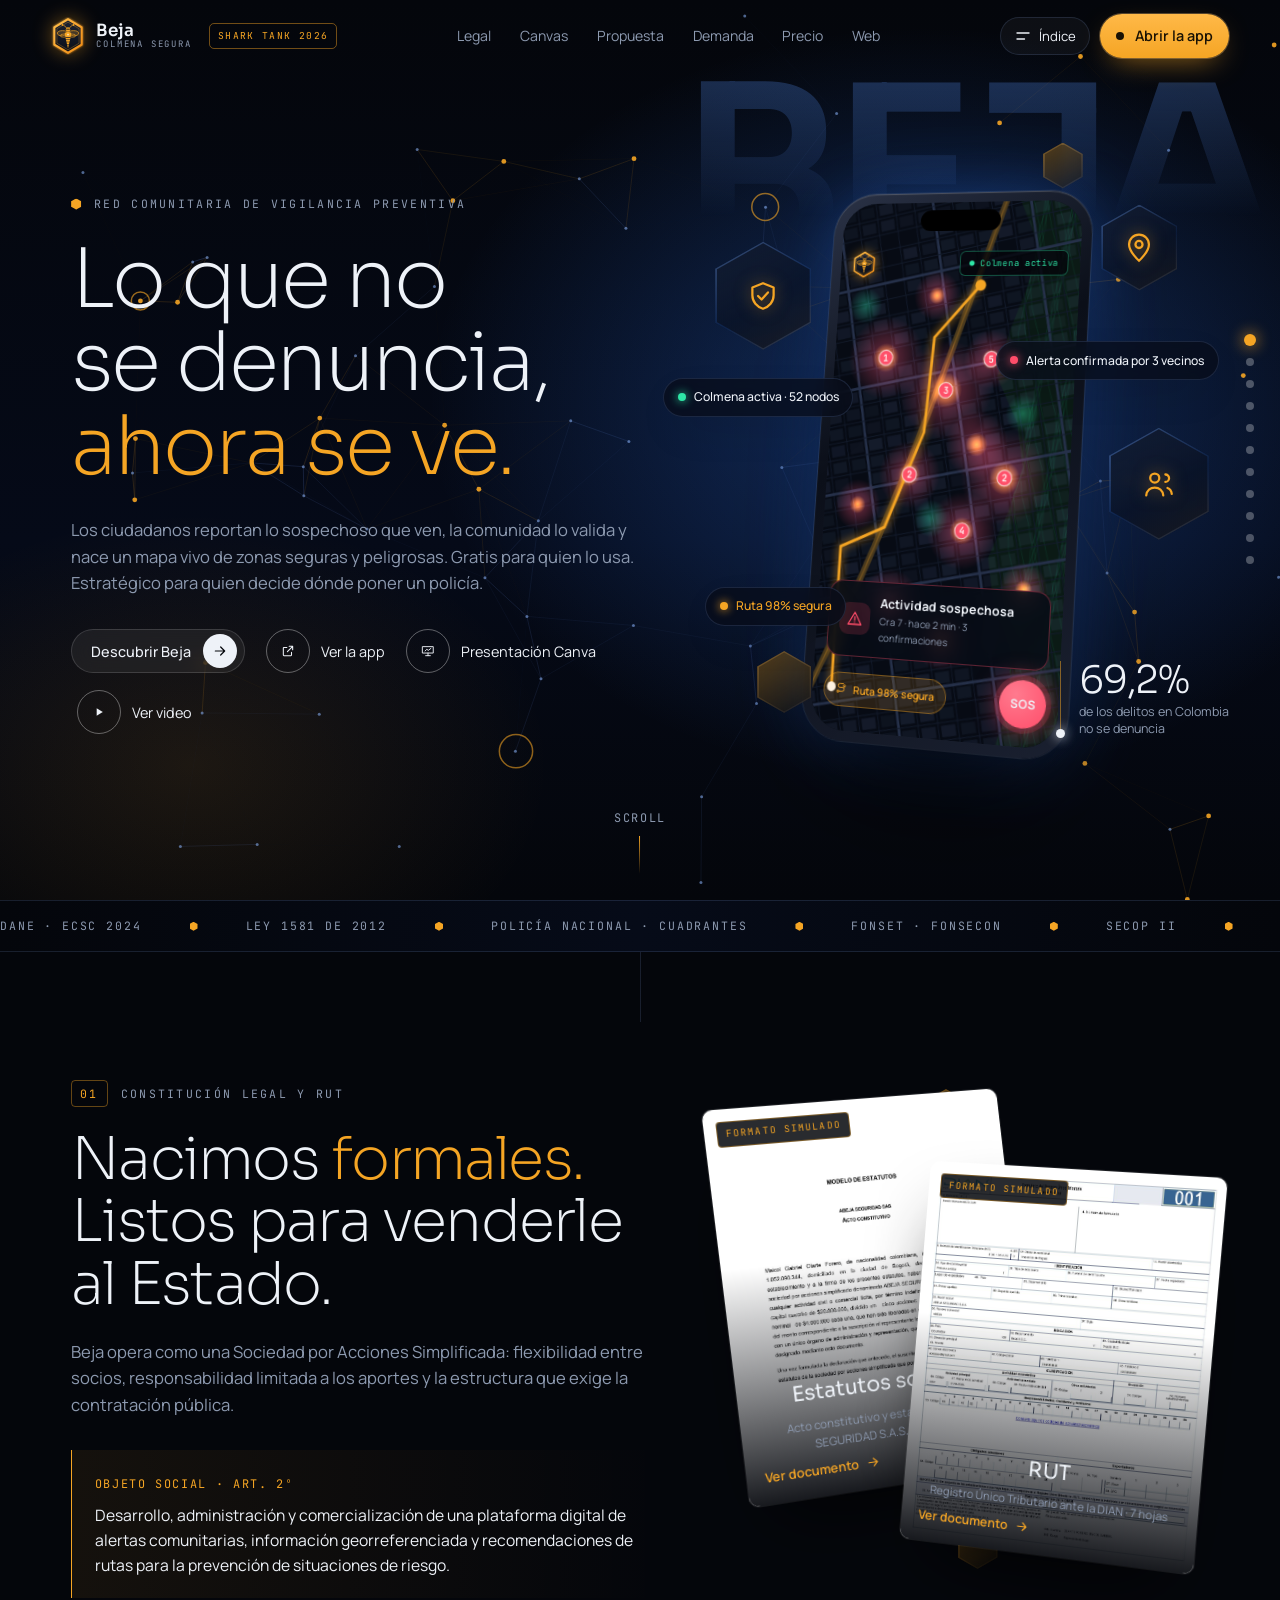
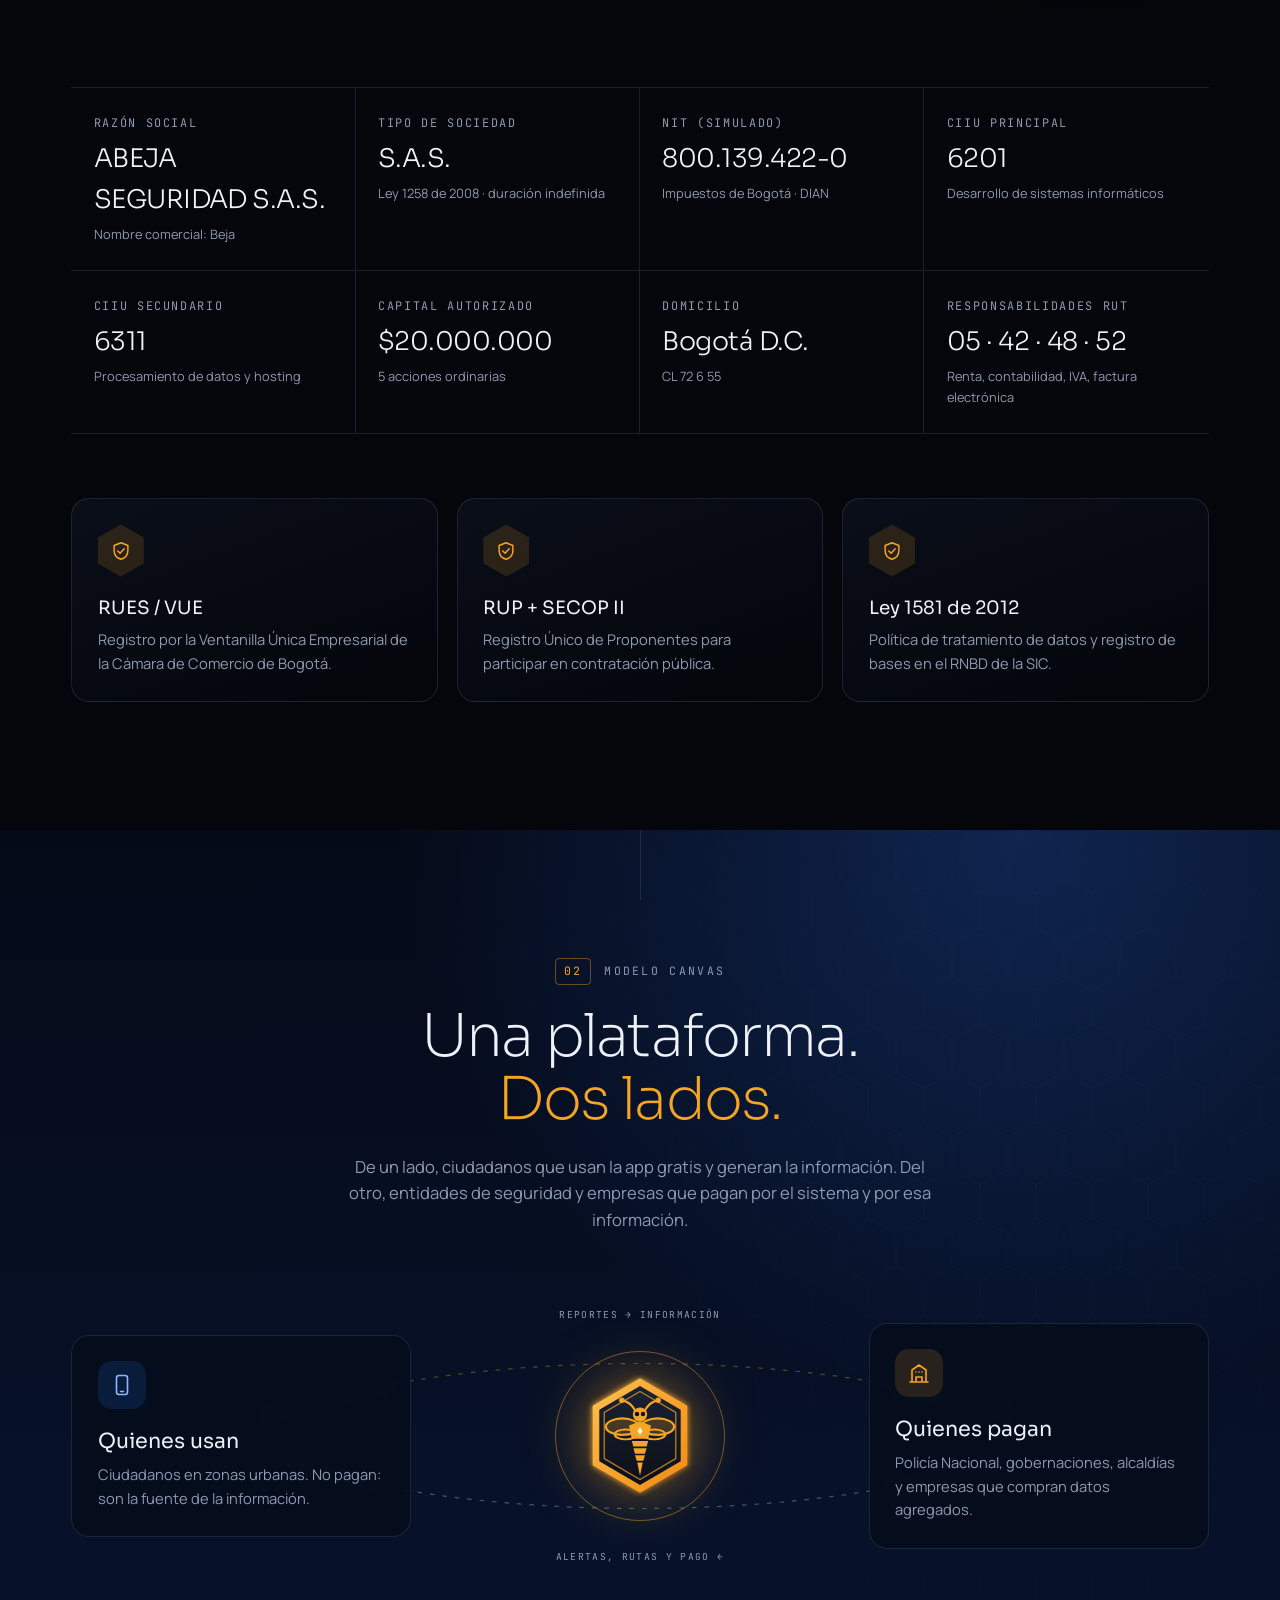
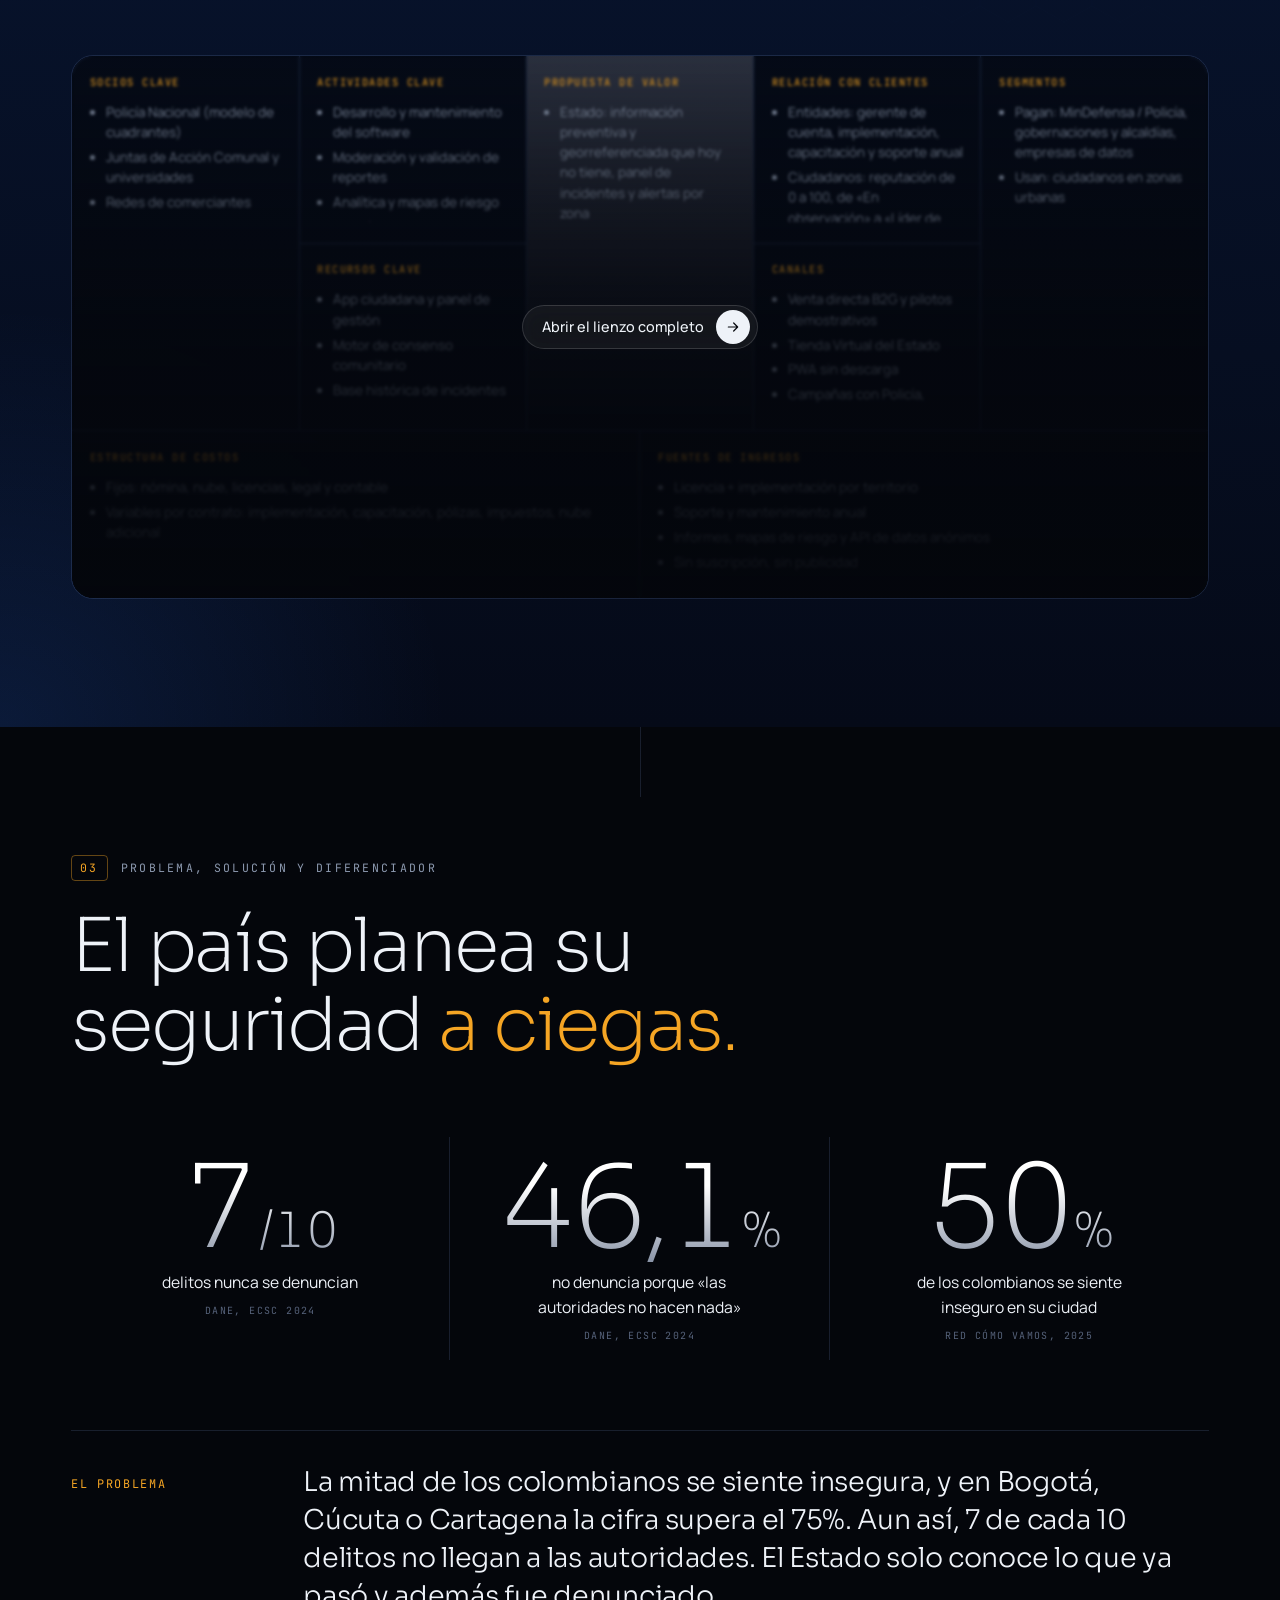
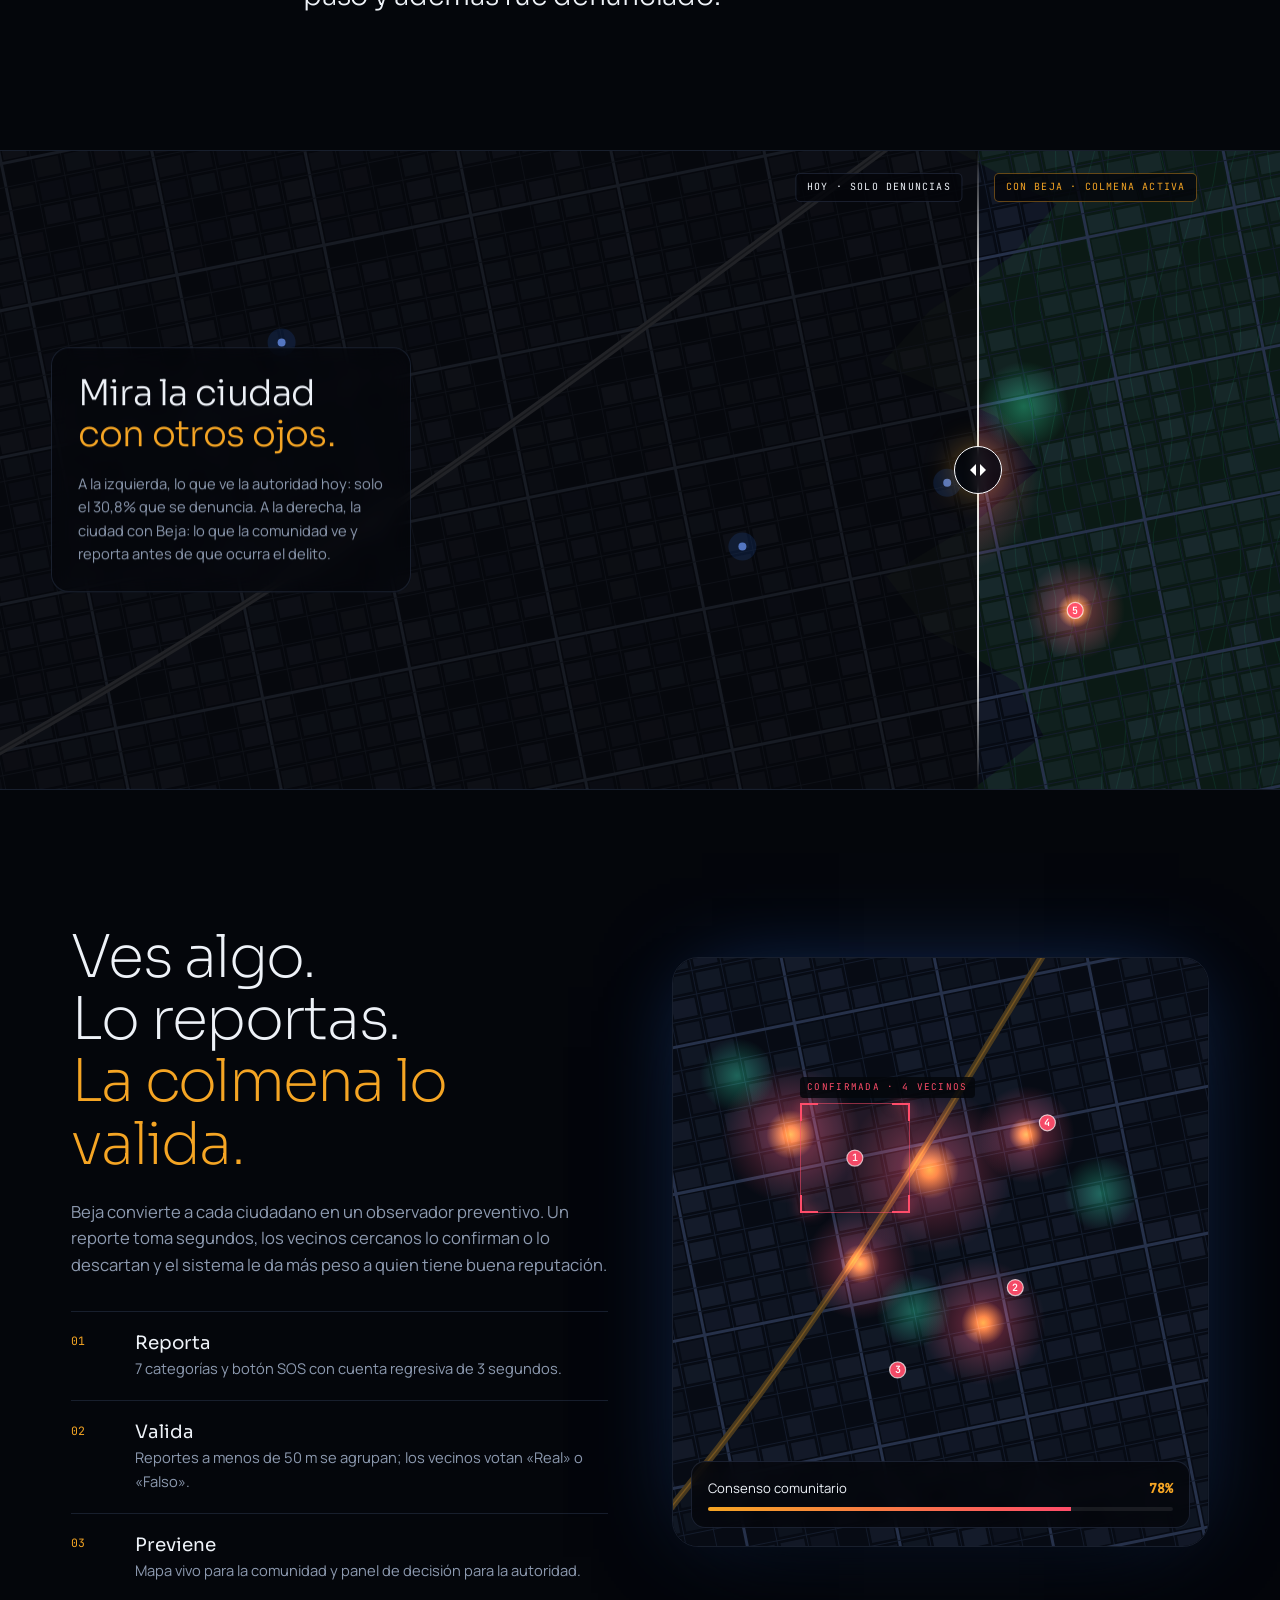
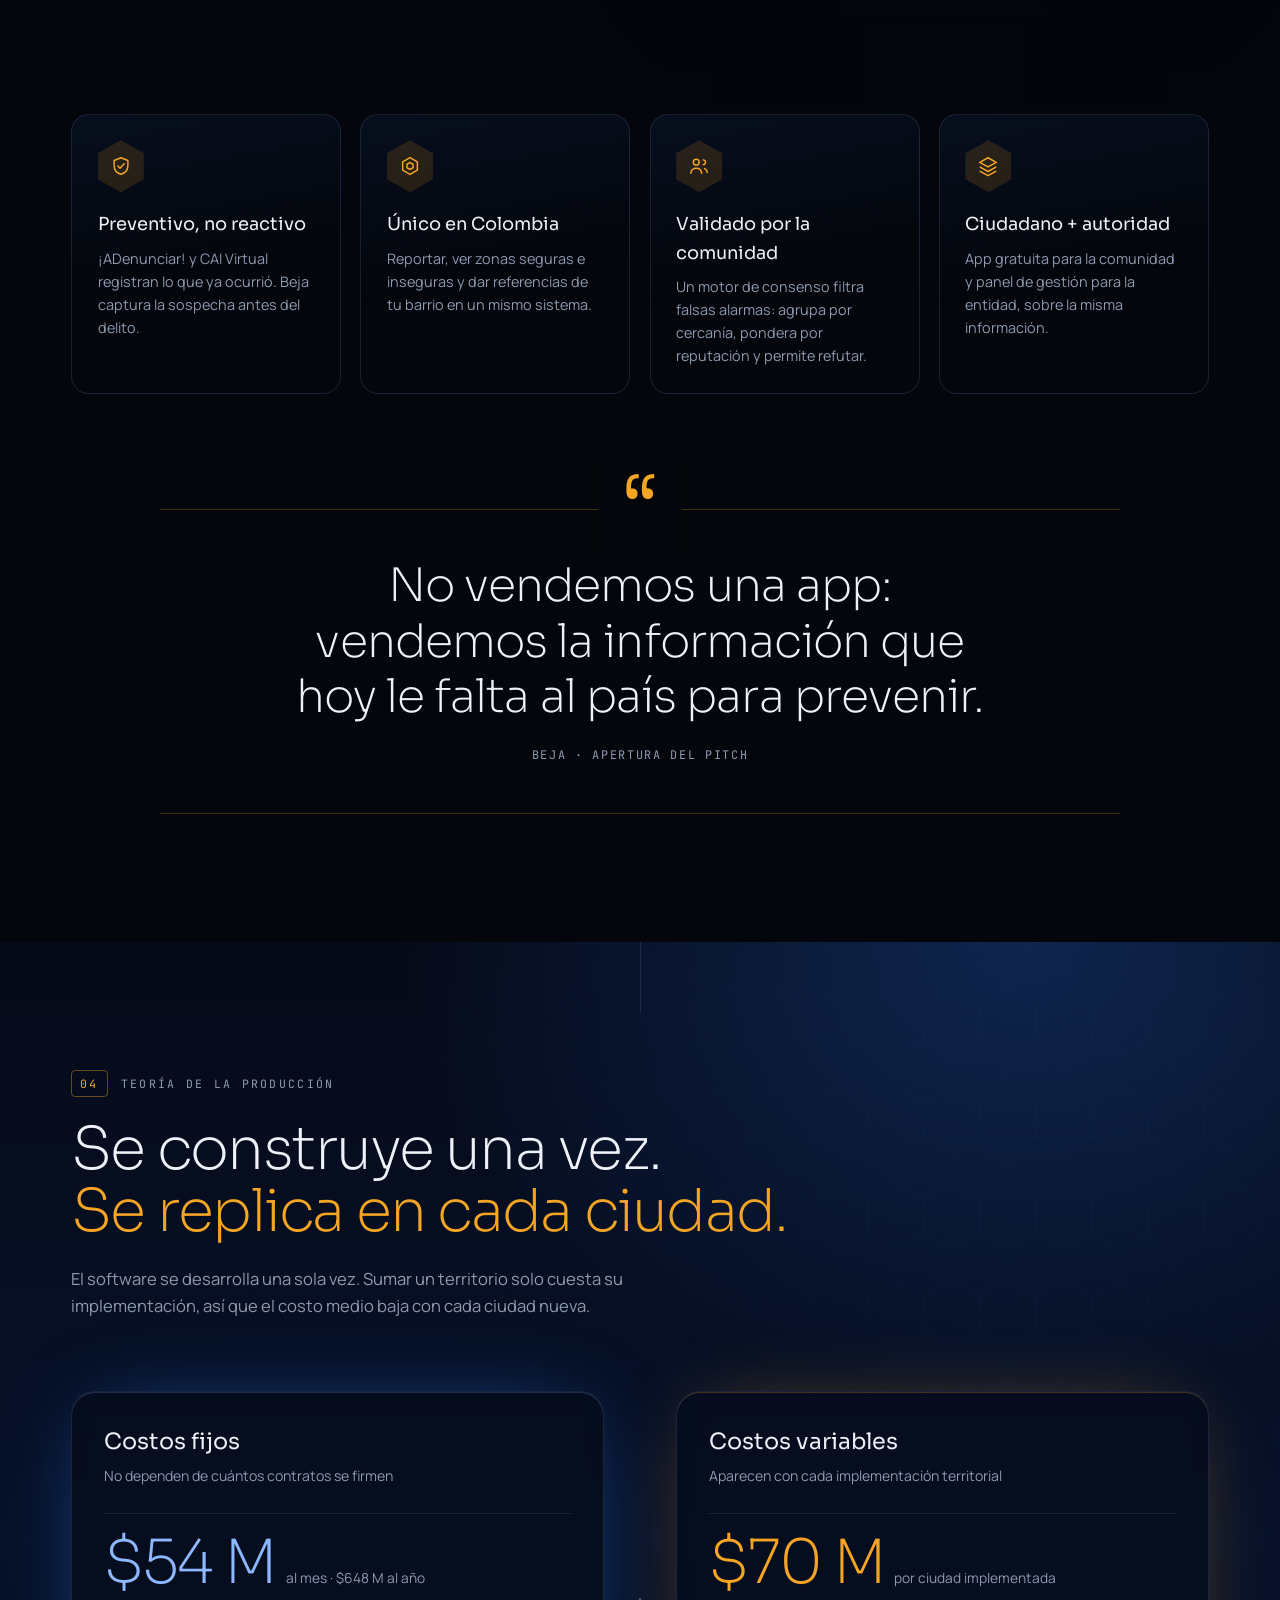
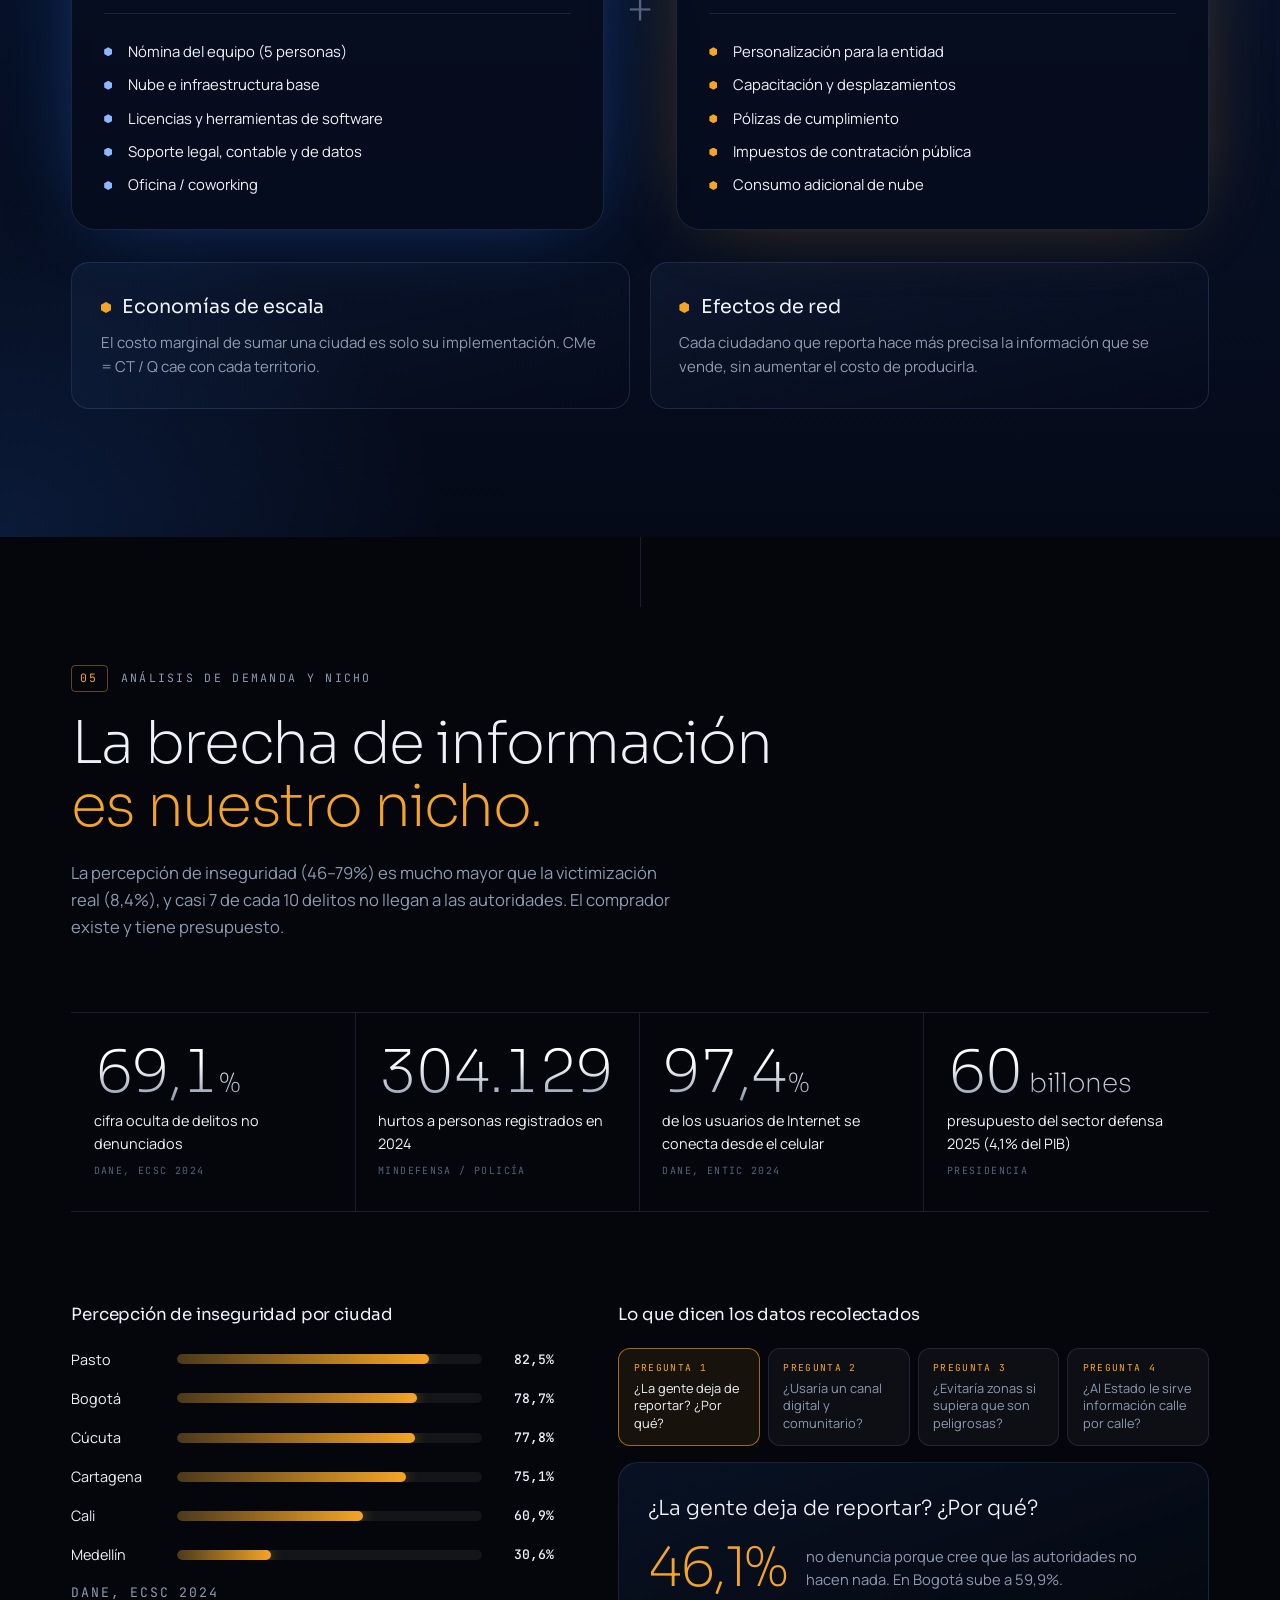
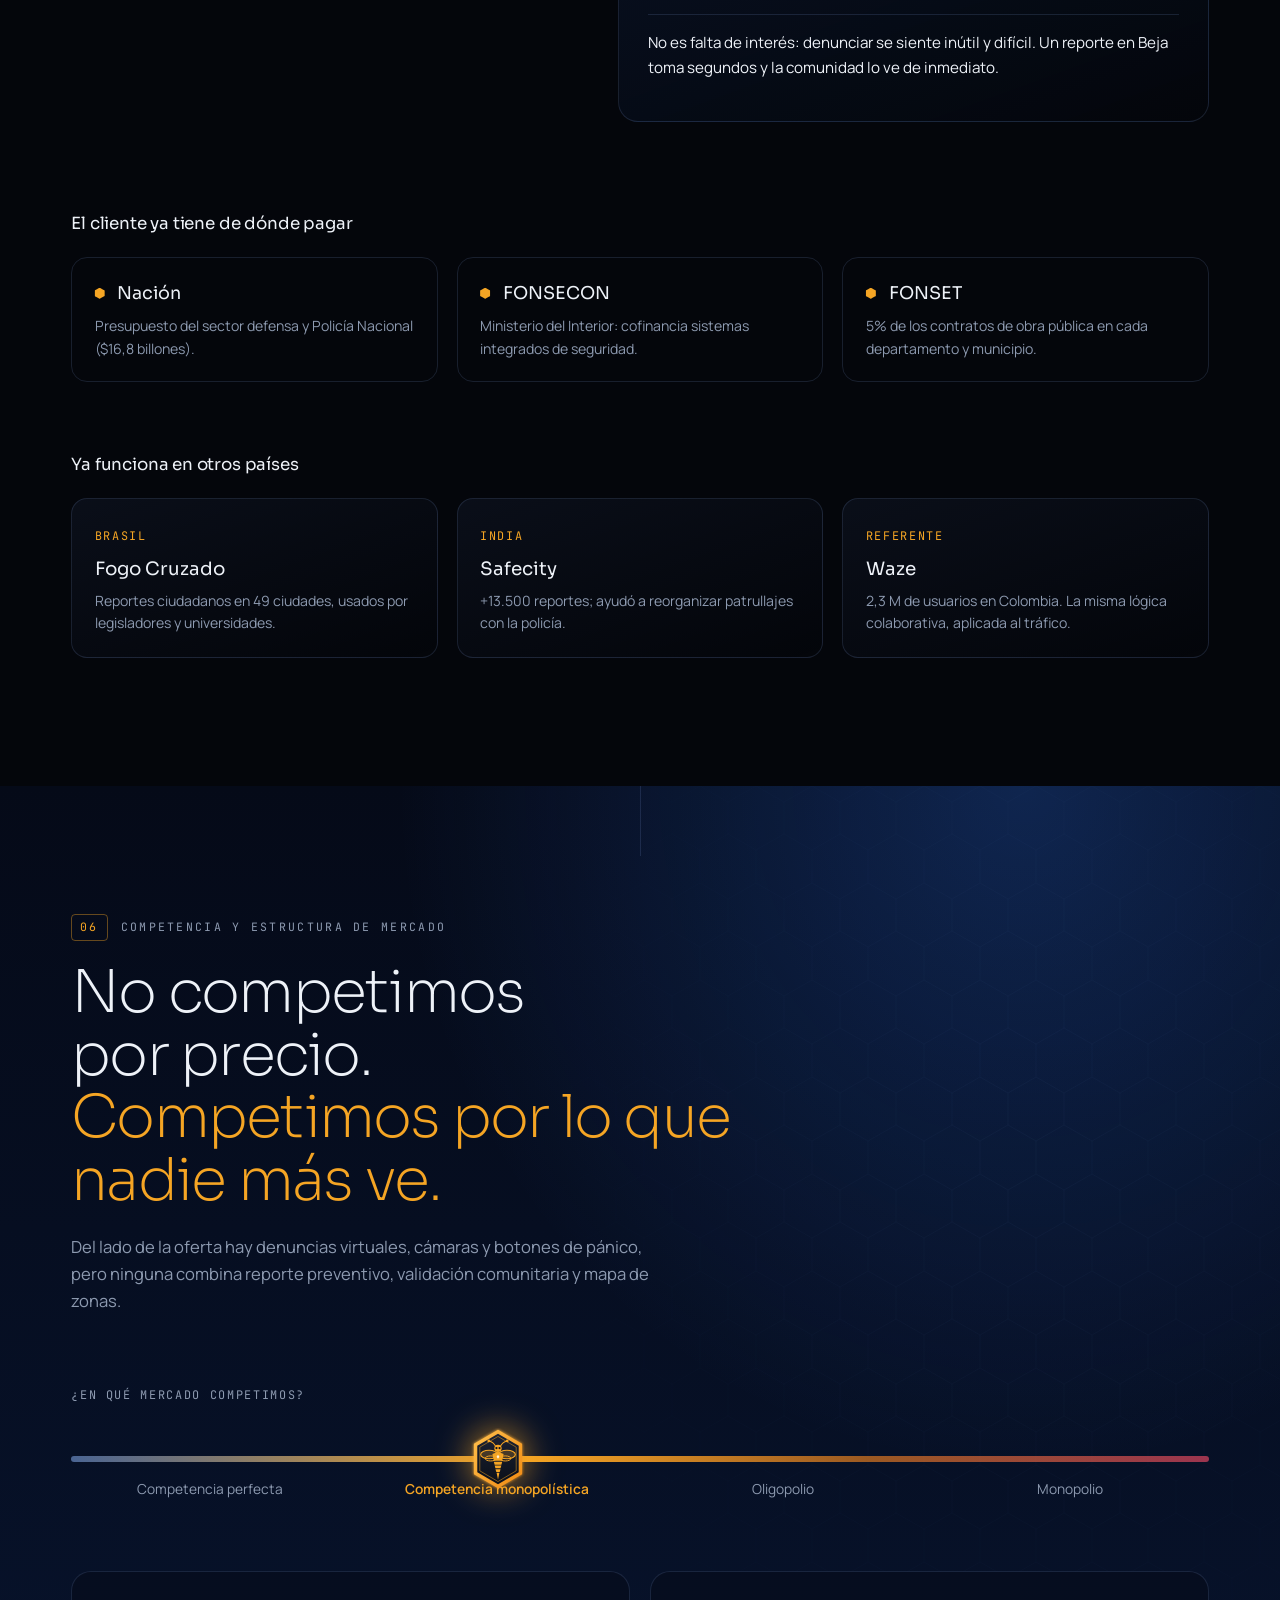
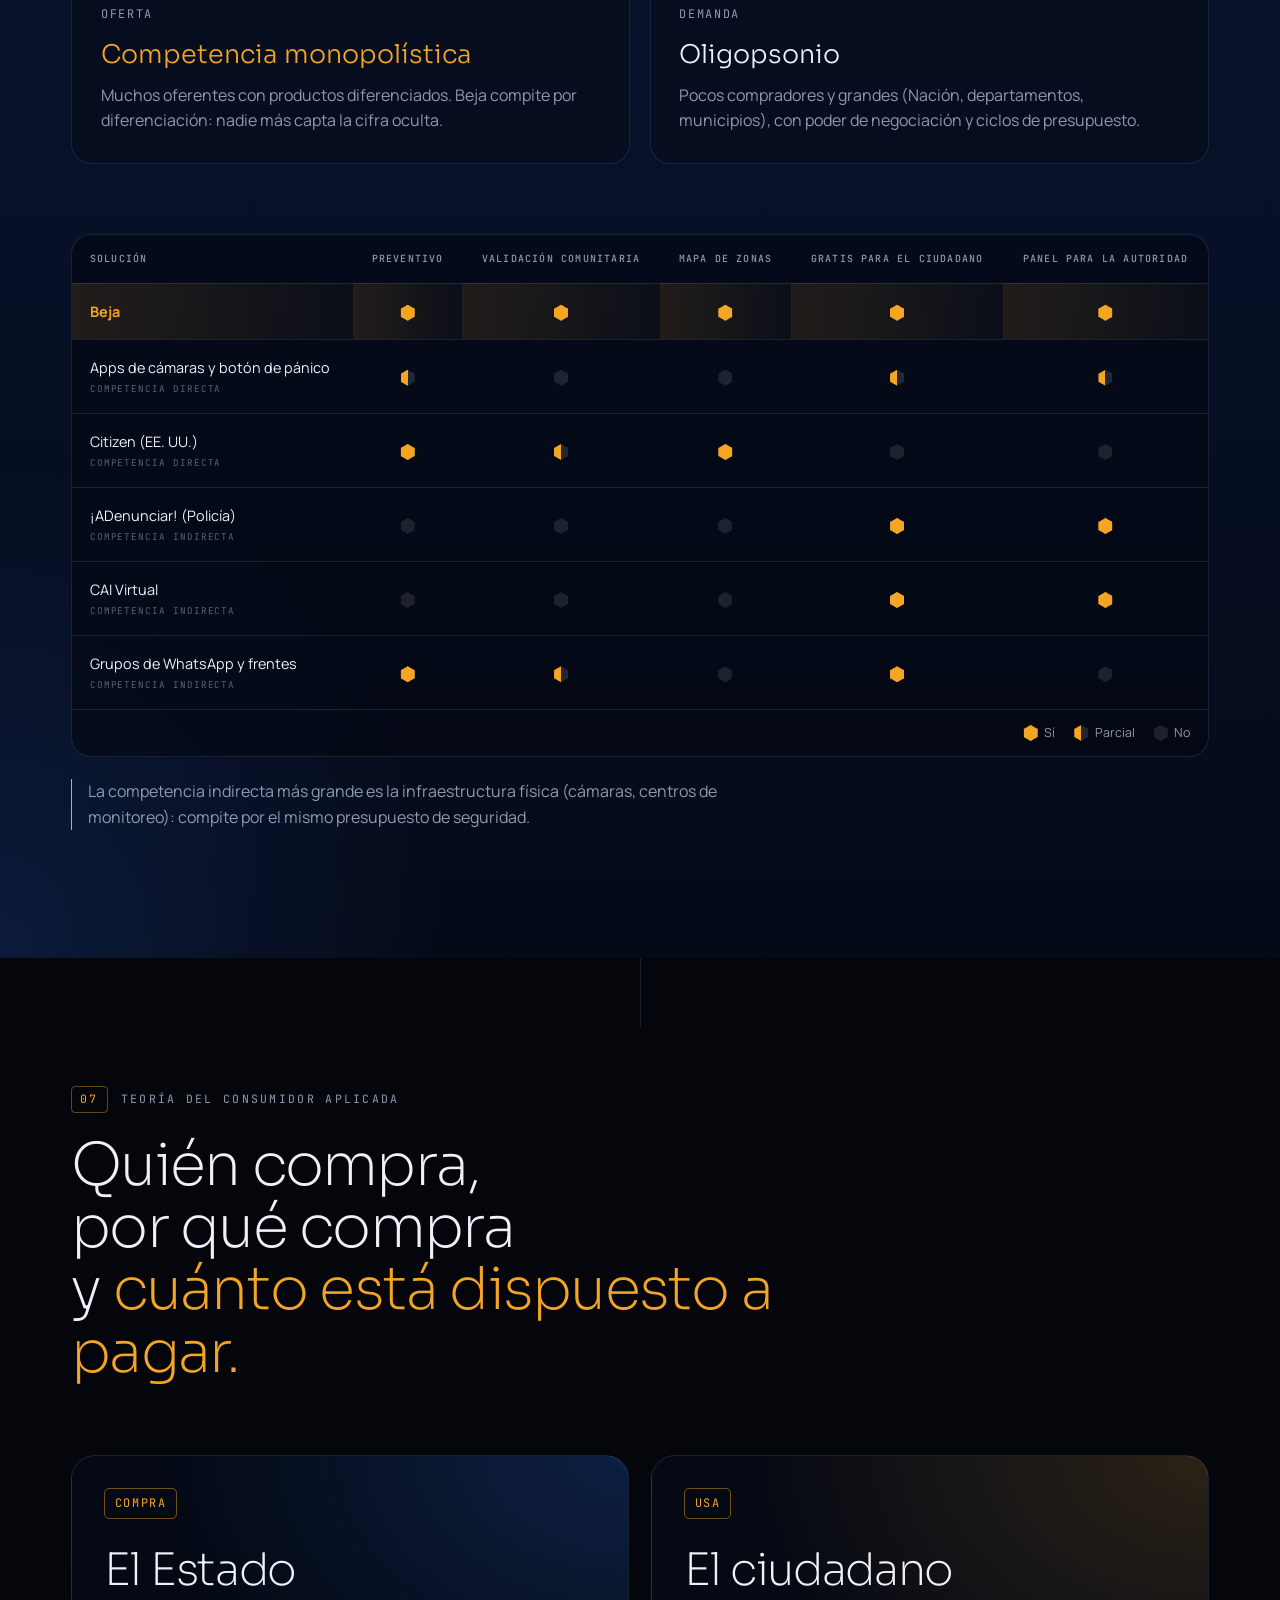
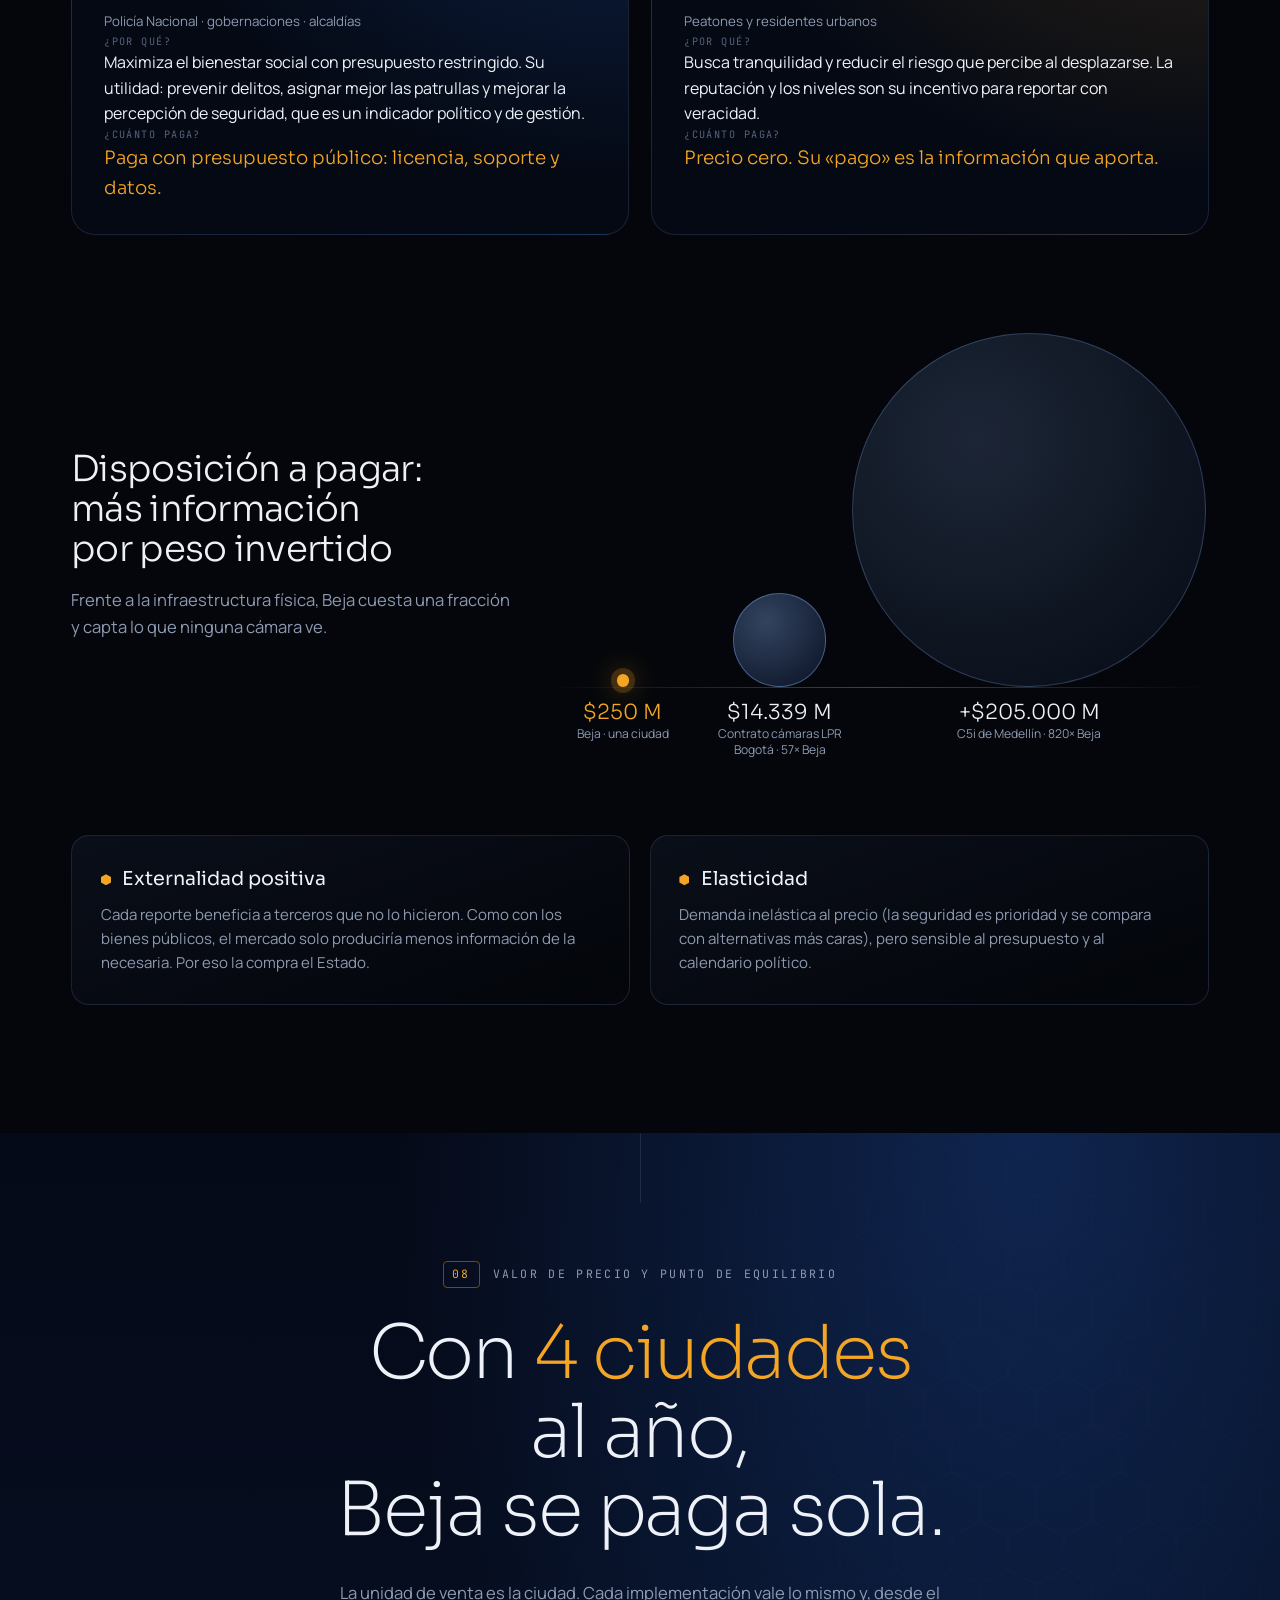
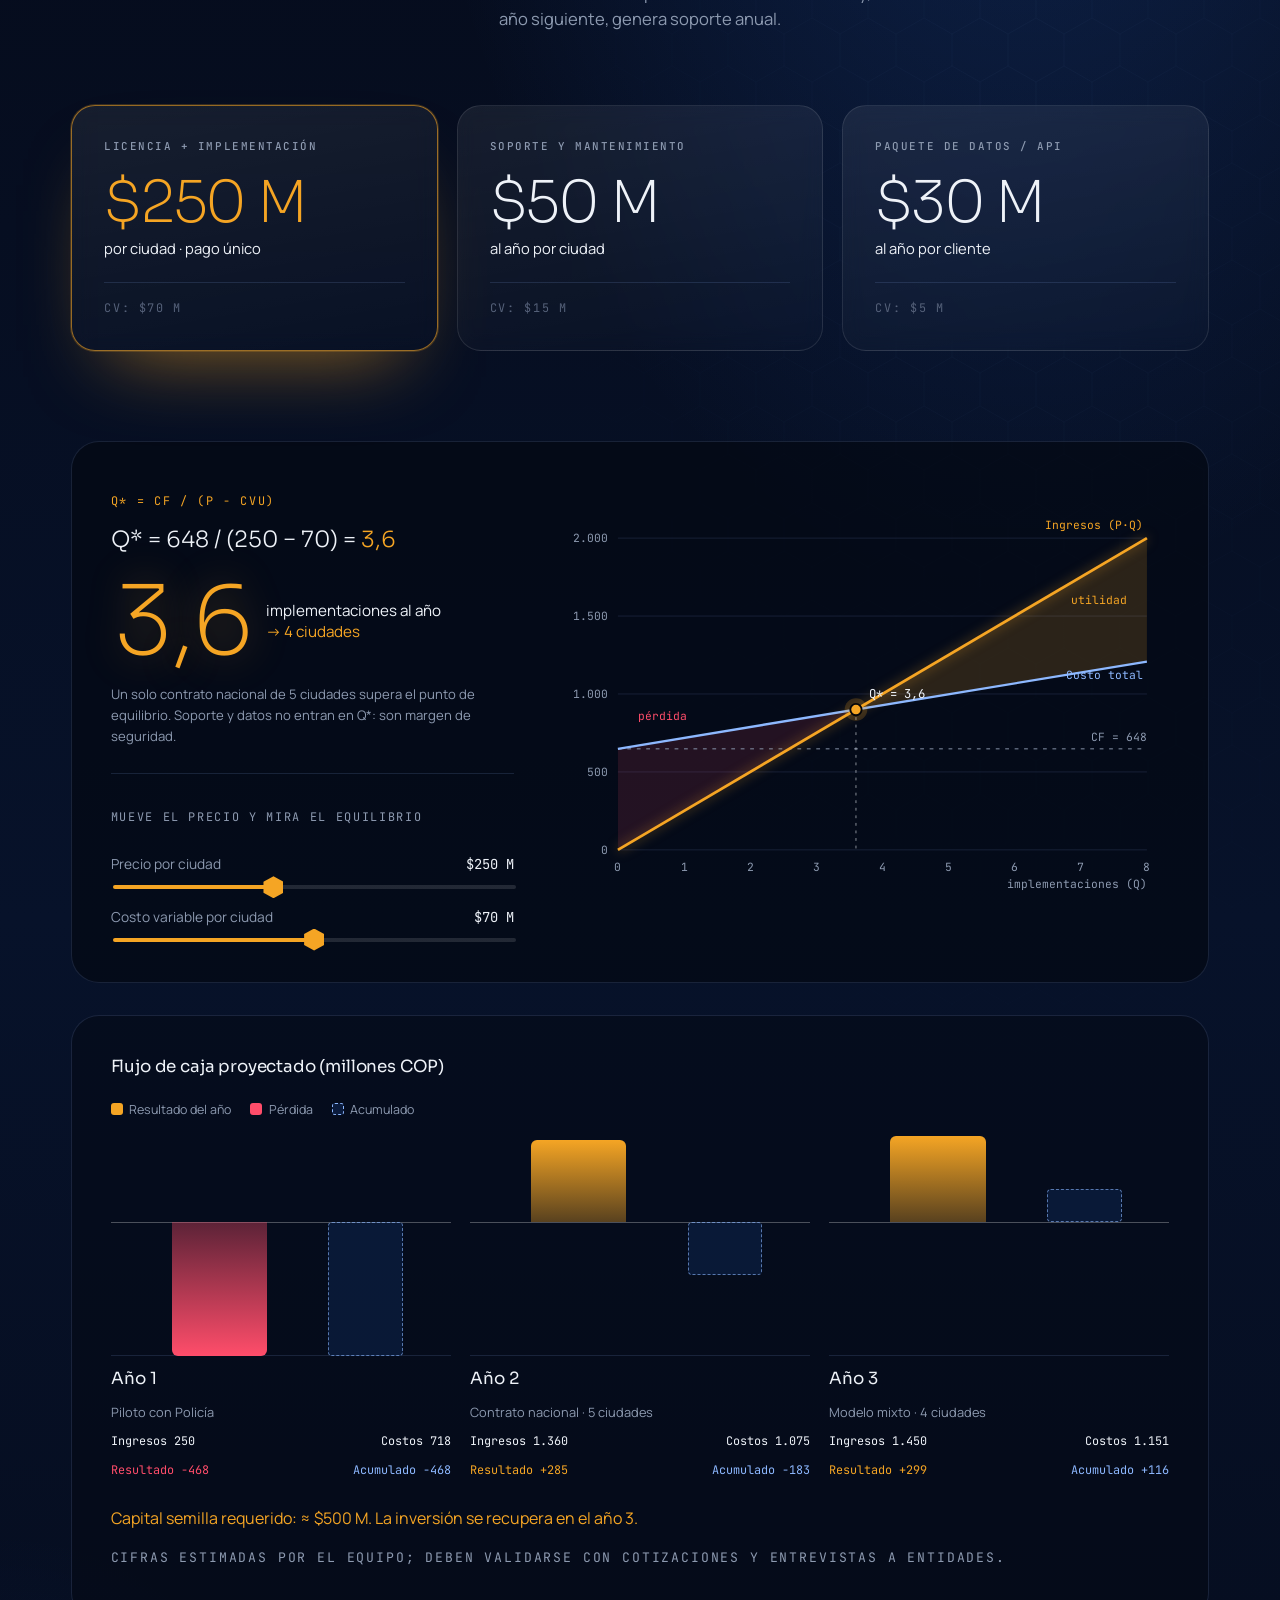
<file: presentacion/index.html>
<!doctype html>
<html lang="es">
<head>
<meta charset="utf-8">
<meta name="viewport" content="width=device-width, initial-scale=1, viewport-fit=cover">
<title>Beja Colmena Segura</title>
<meta name="description" content="Beja: red comunitaria de vigilancia preventiva. Presentación Shark Tank 2026.">
<meta name="theme-color" content="#04060b">
<link rel="icon" href="assets/img/logo-beja.svg">
<link rel="preconnect" href="https://fonts.googleapis.com">
<link rel="preconnect" href="https://fonts.gstatic.com" crossorigin>
<link rel="stylesheet" href="https://fonts.googleapis.com/css2?family=Sora:wght@200;300;400;600&family=Manrope:wght@400;500;600;700&family=JetBrains+Mono:wght@400;500&display=swap">
<link rel="stylesheet" href="assets/css/fonts.css">
<link rel="stylesheet" href="assets/css/styles.css">
<script>document.documentElement.classList.add("js")</script>
</head>
<body>

<!-- ===== ICONOS (sprite) ===== -->
<svg width="0" height="0" style="position:absolute" aria-hidden="true">
  <symbol id="i-arrow" viewBox="0 0 24 24"><path d="M5 12h14M13 6l6 6-6 6" fill="none" stroke="currentColor" stroke-width="1.8" stroke-linecap="round" stroke-linejoin="round"/></symbol>
  <symbol id="i-close" viewBox="0 0 24 24"><path d="M6 6l12 12M18 6 6 18" fill="none" stroke="currentColor" stroke-width="1.8" stroke-linecap="round"/></symbol>
  <symbol id="i-plus" viewBox="0 0 24 24"><path d="M12 5v14M5 12h14" fill="none" stroke="currentColor" stroke-width="1.8" stroke-linecap="round"/></symbol>
  <symbol id="i-minus" viewBox="0 0 24 24"><path d="M5 12h14" fill="none" stroke="currentColor" stroke-width="1.8" stroke-linecap="round"/></symbol>
  <symbol id="i-ext" viewBox="0 0 24 24"><path d="M14 4h6v6M20 4l-9 9M18 14v5a1 1 0 0 1-1 1H5a1 1 0 0 1-1-1V7a1 1 0 0 1 1-1h5" fill="none" stroke="currentColor" stroke-width="1.8" stroke-linecap="round" stroke-linejoin="round"/></symbol>
  <symbol id="i-doc" viewBox="0 0 24 24"><path d="M7 3h7l5 5v12a1 1 0 0 1-1 1H7a1 1 0 0 1-1-1V4a1 1 0 0 1 1-1Z M14 3v5h5 M9 13h6 M9 17h6" fill="none" stroke="currentColor" stroke-width="1.6" stroke-linejoin="round"/></symbol>
  <symbol id="i-shield" viewBox="0 0 24 24"><path d="M12 3 4.5 6v5.5c0 4.6 3.2 8.3 7.5 9.5 4.3-1.2 7.5-4.9 7.5-9.5V6Z M8.5 12l2.5 2.5 4.5-5" fill="none" stroke="currentColor" stroke-width="1.6" stroke-linejoin="round" stroke-linecap="round"/></symbol>
  <symbol id="i-hex" viewBox="0 0 24 24"><path d="M12 2.8 20 7.4v9.2l-8 4.6-8-4.6V7.4Z M12 8.2l3.3 1.9v3.8L12 15.8l-3.3-1.9v-3.8Z" fill="none" stroke="currentColor" stroke-width="1.6" stroke-linejoin="round"/></symbol>
  <symbol id="i-people" viewBox="0 0 24 24"><path d="M9 11a3.2 3.2 0 1 0 0-6.4A3.2 3.2 0 0 0 9 11Zm-6 9c.4-3.3 2.9-5.5 6-5.5s5.6 2.2 6 5.5M16.5 10.5a2.6 2.6 0 1 0 0-5.2M18 14.8c1.7.6 2.8 2.2 3 4.2" fill="none" stroke="currentColor" stroke-width="1.6" stroke-linecap="round"/></symbol>
  <symbol id="i-layers" viewBox="0 0 24 24"><path d="m12 3 9 5-9 5-9-5Z M3 13l9 5 9-5 M3 17.5l9 5 9-5" fill="none" stroke="currentColor" stroke-width="1.6" stroke-linejoin="round"/></symbol>
  <symbol id="i-pin" viewBox="0 0 24 24"><path d="M12 21s-7-6.2-7-11.5A7 7 0 0 1 19 9.5C19 14.8 12 21 12 21Z M12 12a2.5 2.5 0 1 0 0-5 2.5 2.5 0 0 0 0 5Z" fill="none" stroke="currentColor" stroke-width="1.6"/></symbol>
  <symbol id="i-alert" viewBox="0 0 24 24"><path d="M12 4 2.8 20h18.4Z M12 10v4.5 M12 17.2v.1" fill="none" stroke="currentColor" stroke-width="1.7" stroke-linecap="round" stroke-linejoin="round"/></symbol>
  <symbol id="i-building" viewBox="0 0 24 24"><path d="M3 21h18 M5 21V9l7-5 7 5v12 M9 21v-5h6v5 M9 11h.01 M12 11h.01 M15 11h.01" fill="none" stroke="currentColor" stroke-width="1.6" stroke-linecap="round" stroke-linejoin="round"/></symbol>
  <symbol id="i-phone" viewBox="0 0 24 24"><rect x="6.5" y="2.5" width="11" height="19" rx="2.5" fill="none" stroke="currentColor" stroke-width="1.6"/><path d="M10.5 18.5h3" stroke="currentColor" stroke-width="1.6" stroke-linecap="round"/></symbol>
  <symbol id="i-route" viewBox="0 0 24 24"><path d="M6 19a2 2 0 1 0 0-4 2 2 0 0 0 0 4Zm12-10a2 2 0 1 0 0-4 2 2 0 0 0 0 4ZM8 17h6.5a3.5 3.5 0 0 0 0-7h-5a3.5 3.5 0 0 1 0-7H16" fill="none" stroke="currentColor" stroke-width="1.6" stroke-linecap="round"/></symbol>
  <symbol id="i-chart" viewBox="0 0 24 24"><path d="M4 20V4 M4 20h16 M7 15l4-4 3 3 5-6" fill="none" stroke="currentColor" stroke-width="1.6" stroke-linecap="round" stroke-linejoin="round"/></symbol>
  <symbol id="i-slides" viewBox="0 0 24 24"><path d="M3 4.5h18v11H3Z M12 15.5V20 M8 20h8 M7 12l3-3 2.5 2L17 7.5" fill="none" stroke="currentColor" stroke-width="1.6" stroke-linejoin="round" stroke-linecap="round"/></symbol>
  <symbol id="i-play" viewBox="0 0 24 24"><path d="M8 5.5v13l10.5-6.5Z" fill="currentColor"/></symbol>
  <symbol id="i-menu" viewBox="0 0 24 24"><path d="M4 8h16M4 16h10" fill="none" stroke="currentColor" stroke-width="1.8" stroke-linecap="round"/></symbol>
  <symbol id="i-bee" viewBox="0 0 24 24"><path d="M12 7.2a2.2 2.2 0 1 0 0-4.4 2.2 2.2 0 0 0 0 4.4ZM9.2 8.5h5.6L14 12H10Zm1 4.4h3.6l-.6 2.2h-2.4Zm.8 3.2h2l-1 4.4Z M9.5 9c-3-2.6-6.8-1.7-6.8.3 0 2 3.6 2.8 6.6 1.2M14.5 9c3-2.6 6.8-1.7 6.8.3 0 2-3.6 2.8-6.6 1.2" fill="none" stroke="currentColor" stroke-width="1.3" stroke-linejoin="round"/></symbol>
</svg>

<div class="progress" aria-hidden="true"><span id="progressBar"></span></div>
<div class="cursor-glow" id="cursorGlow" aria-hidden="true"></div>

<!-- ===== NAVEGACIÓN ===== -->
<header class="nav" id="nav">
  <a class="nav-brand" href="#inicio" aria-label="Inicio">
    <img data-src="general.logo" alt="" width="34" height="37">
    <span class="nav-brand-txt"><b data-t="general.marca"></b><small data-t="general.submarca"></small></span>
    <span class="chip-tag" data-t="general.etiquetaEvento"></span>
  </a>
  <nav class="nav-links" aria-label="Secciones">
    <a href="#legal">Legal</a><a href="#canvas">Canvas</a><a href="#propuesta">Propuesta</a><a href="#demanda">Demanda</a><a href="#precio">Precio</a><a href="#web">Web</a>
  </nav>
  <div class="nav-actions">
    <button class="btn-icon" id="menuBtn" aria-label="Abrir índice"><svg><use href="#i-menu"/></svg><span>Índice</span></button>
    <a class="pill pill-honey" data-href="general.enlaceApp" target="_blank" rel="noopener"><span class="dot-live"></span><span data-t="general.textoBotonApp"></span></a>
  </div>
</header>

<!-- Índice a pantalla completa -->
<div class="index-overlay" id="indexOverlay" hidden>
  <button class="btn-close" data-close-index aria-label="Cerrar índice"><svg><use href="#i-close"/></svg></button>
  <p class="mono muted">Orden de la presentación</p>
  <ol class="index-list" id="indexList"></ol>
</div>

<!-- Puntos laterales -->
<nav class="side-dots" id="sideDots" aria-label="Progreso"></nav>

<main>

<!-- ================= PORTADA ================= -->
<section class="hero" id="inicio" data-label="Inicio">
  <canvas class="hero-net" id="heroNet" aria-hidden="true"></canvas>
  <div class="hero-glow" aria-hidden="true"></div>
  <div class="hero-ghost" aria-hidden="true" data-t="hero.tituloFondo"></div>

  <div class="wrap hero-grid">
    <div class="hero-copy">
      <p class="eyebrow"><span class="hex-dot"></span><span data-t="hero.eyebrow"></span></p>
      <h1 class="display" data-t="hero.titulo"></h1>
      <p class="lead" data-t="hero.bajada"></p>
      <div class="hero-cta">
        <a href="#legal" class="pill pill-glass"><span data-t="hero.botonPrincipal"></span><i class="pill-arrow"><svg><use href="#i-arrow"/></svg></i></a>
        <a class="link-arrow" data-href="general.enlaceApp" target="_blank" rel="noopener"><i class="play"><svg><use href="#i-ext"/></svg></i><span data-t="hero.botonSecundario"></span></a>
        <a class="link-arrow" data-href="hero.enlaceCanva" target="_blank" rel="noopener"><i class="play"><svg><use href="#i-slides"/></svg></i><span data-t="hero.botonCanva"></span></a>
        <button class="link-arrow" id="openVideo" type="button"><i class="play"><svg><use href="#i-play"/></svg></i><span data-t="hero.botonVideo"></span></button>
      </div>
    </div>

    <div class="hero-stage" id="heroStage">
      <!-- teléfono flotante -->
      <div class="phone float-a" data-depth="18">
        <div class="phone-screen">
          <canvas class="city" data-city="hero" aria-hidden="true"></canvas>
          <div class="ui-top"><span class="ui-logo"><img data-src="general.logo" alt=""></span><span class="ui-chip ok">● Colmena activa</span></div>
          <div class="ui-radar"><span></span><span></span><span></span></div>
          <div class="ui-card">
            <span class="ui-card-ico"><svg><use href="#i-alert"/></svg></span>
            <div><b>Actividad sospechosa</b><small>Cra 7 · hace 2 min · 3 confirmaciones</small></div>
          </div>
          <div class="ui-bottom"><span class="ui-route"><svg><use href="#i-route"/></svg> Ruta 98% segura</span><span class="ui-sos">SOS</span></div>
        </div>
      </div>
      <!-- paneles hexagonales flotantes -->
      <div class="hex-tile t1 float-b" data-depth="36"><svg><use href="#i-shield"/></svg></div>
      <div class="hex-tile t2 float-c" data-depth="-28"><svg><use href="#i-pin"/></svg></div>
      <div class="hex-tile t3 float-a" data-depth="48"><svg><use href="#i-people"/></svg></div>
      <div class="hex-tile t4 ghost float-b" data-depth="-14"></div>
      <div class="hex-tile t5 ghost float-c" data-depth="22"></div>
      <!-- chips flotantes -->
      <div class="float-chips" id="heroChips"></div>
      <!-- línea HUD con dato -->
      <div class="hud-stat" data-depth="-10">
        <span class="hud-line"></span>
        <b data-t="hero.dato.valor"></b>
        <small data-t="hero.dato.texto"></small>
      </div>
    </div>
  </div>
  <a href="#legal" class="scroll-cue" aria-label="Bajar"><span class="mono">Scroll</span><i></i></a>
</section>

<!-- Cinta de fuentes -->
<div class="marquee" aria-hidden="true"><div class="marquee-track" id="marquee"></div></div>

<!-- ================= 1. LEGAL ================= -->
<section class="sec" id="legal" data-label="Constitución legal">
  <div class="wrap">
    <div class="split">
      <div class="sec-head rv">
        <p class="eyebrow"><span class="num">01</span><span data-t="legal.eyebrow"></span></p>
        <h2 class="h2" data-t="legal.titulo"></h2>
        <p class="lead" data-t="legal.bajada"></p>
        <blockquote class="objeto"><span class="mono">Objeto social · Art. 2º</span><p data-t="legal.objetoSocial"></p></blockquote>
      </div>
      <div class="doc-stack rv" id="docStack"></div>
    </div>

    <div class="spec-grid rv" data-list="legal.datos" data-tpl="tpl-spec"></div>

    <div class="req-row" data-list="legal.requisitos" data-tpl="tpl-req"></div>
  </div>
</section>

<!-- ================= 2. CANVAS ================= -->
<section class="sec sec-blue" id="canvas" data-label="Modelo Canvas">
  <div class="wrap">
    <div class="sec-head center rv">
      <p class="eyebrow"><span class="num">02</span><span data-t="canvas.eyebrow"></span></p>
      <h2 class="h2" data-t="canvas.titulo"></h2>
      <p class="lead" data-t="canvas.bajada"></p>
    </div>

    <div class="two-sided rv" id="twoSided">
      <svg class="flow" viewBox="0 0 1000 260" preserveAspectRatio="none" aria-hidden="true">
        <path id="flowTop" d="M170 110 C 350 40, 650 40, 830 110" fill="none"/>
        <path id="flowBot" d="M830 150 C 650 220, 350 220, 170 150" fill="none"/>
      </svg>
      <div class="side side-a">
        <span class="side-ico"><svg><use href="#i-phone"/></svg></span>
        <h3 data-t="canvas.ladoA.titulo"></h3><p data-t="canvas.ladoA.texto"></p>
      </div>
      <div class="side-core">
        <img data-src="general.logo" alt="Beja" class="core-logo">
        <span class="flow-lbl top mono">Reportes → información</span>
        <span class="flow-lbl bot mono">Alertas, rutas y pago ←</span>
      </div>
      <div class="side side-b">
        <span class="side-ico"><svg><use href="#i-building"/></svg></span>
        <h3 data-t="canvas.ladoB.titulo"></h3><p data-t="canvas.ladoB.texto"></p>
      </div>
    </div>

    <div class="bmc-preview rv" id="bmcPreview">
      <div class="bmc-grid mini" data-list="canvas.bloques" data-tpl="tpl-bmc-mini"></div>
      <div class="bmc-veil">
        <button class="pill pill-glass" id="openCanvas"><span data-t="canvas.textoBoton"></span><i class="pill-arrow"><svg><use href="#i-arrow"/></svg></i></button>
      </div>
    </div>
  </div>
</section>

<!-- ================= 3. PROPUESTA ================= -->
<section class="sec" id="propuesta" data-label="Propuesta">
  <div class="wrap">
    <div class="sec-head rv">
      <p class="eyebrow"><span class="num">03</span><span data-t="propuesta.eyebrow"></span></p>
      <h2 class="h2 xl" data-t="propuesta.titulo"></h2>
    </div>
    <div class="stat-trio rv" data-list="propuesta.stats" data-tpl="tpl-bigstat"></div>
    <div class="problem rv">
      <p class="mono honey" data-t="propuesta.problema.titulo"></p>
      <p class="problem-txt" data-t="propuesta.problema.texto"></p>
    </div>
  </div>

  <!-- Comparador tipo "antes / después" -->
  <div class="compare rv" id="compare">
    <canvas class="city" data-city="after" aria-hidden="true"></canvas>
    <div class="compare-before" id="compareBefore"><canvas class="city" data-city="before" aria-hidden="true"></canvas></div>
    <div class="compare-copy">
      <h3 class="h3" data-t="propuesta.comparador.titulo"></h3>
      <p data-t="propuesta.comparador.texto"></p>
    </div>
    <span class="compare-tag l" data-t="propuesta.comparador.etiquetaIzq"></span>
    <span class="compare-tag r" data-t="propuesta.comparador.etiquetaDer"></span>
    <div class="compare-handle" id="compareHandle" role="slider" tabindex="0" aria-label="Comparar mapas" aria-valuemin="0" aria-valuemax="100" aria-valuenow="50"><i></i></div>
  </div>

  <div class="wrap">
    <div class="solution">
      <div class="solution-copy rv">
        <h3 class="h2" data-t="propuesta.solucion.titulo"></h3>
        <p class="lead" data-t="propuesta.solucion.texto"></p>
        <ol class="steps" data-list="propuesta.solucion.pasos" data-tpl="tpl-step"></ol>
      </div>
      <div class="track-card rv" data-tilt>
        <canvas class="city" data-city="track" aria-hidden="true"></canvas>
        <div class="reticle" id="reticle"><i></i><i></i><i></i><i></i>
          <span class="reticle-lbl mono" id="reticleLbl">Validando…</span>
        </div>
        <div class="vote-bar"><span>Consenso comunitario</span><b id="voteVal">0%</b><i><em id="voteFill"></em></i></div>
      </div>
    </div>

    <div class="dif-grid" data-list="propuesta.diferenciadores" data-tpl="tpl-dif"></div>

    <figure class="quote rv">
      <span class="quote-mark">“</span>
      <blockquote data-t="propuesta.cita"></blockquote>
      <figcaption class="mono" data-t="propuesta.citaAutor"></figcaption>
    </figure>
  </div>
</section>

<!-- ================= 4. PRODUCCIÓN ================= -->
<section class="sec sec-blue" id="produccion" data-label="Teoría de producción">
  <div class="wrap">
    <div class="sec-head rv">
      <p class="eyebrow"><span class="num">04</span><span data-t="produccion.eyebrow"></span></p>
      <h2 class="h2" data-t="produccion.titulo"></h2>
      <p class="lead" data-t="produccion.bajada"></p>
    </div>
    <div class="cost-duo">
      <article class="cost-card fixed rv" data-tilt>
        <header><h3 data-t="produccion.fijos.titulo"></h3><p data-t="produccion.fijos.subtitulo"></p></header>
        <div class="cost-total"><b data-t="produccion.fijos.total"></b><span data-t="produccion.fijos.unidad"></span></div>
        <ul class="ticks" data-flist-root="produccion.fijos.items"></ul>
      </article>
      <div class="cost-plus rv" aria-hidden="true">+</div>
      <article class="cost-card var rv" data-tilt>
        <header><h3 data-t="produccion.variables.titulo"></h3><p data-t="produccion.variables.subtitulo"></p></header>
        <div class="cost-total"><b data-t="produccion.variables.total"></b><span data-t="produccion.variables.unidad"></span></div>
        <ul class="ticks" data-flist-root="produccion.variables.items"></ul>
      </article>
    </div>

    <div class="concept-row" data-list="produccion.conceptos" data-tpl="tpl-concept"></div>
  </div>
</section>

<!-- ================= 5. DEMANDA ================= -->
<section class="sec" id="demanda" data-label="Demanda y nicho">
  <div class="wrap">
    <div class="sec-head rv">
      <p class="eyebrow"><span class="num">05</span><span data-t="demanda.eyebrow"></span></p>
      <h2 class="h2" data-t="demanda.titulo"></h2>
      <p class="lead" data-t="demanda.bajada"></p>
    </div>
    <div class="counter-row rv" data-list="demanda.contadores" data-tpl="tpl-counter"></div>

    <div class="demand-split">
      <div class="city-bars rv">
        <h3 class="h4" data-t="demanda.ciudadesTitulo"></h3>
        <div class="bars" data-list="demanda.ciudades" data-tpl="tpl-bar"></div>
        <p class="mono muted small" data-t="demanda.ciudadesFuente"></p>
      </div>
      <div class="qa rv">
        <h3 class="h4" data-t="demanda.preguntasTitulo"></h3>
        <div class="qa-tabs" id="qaTabs" role="tablist"></div>
        <div class="qa-panel" id="qaPanel" role="tabpanel"></div>
      </div>
    </div>

    <div class="fund rv">
      <h3 class="h4" data-t="demanda.financiacionTitulo"></h3>
      <div class="fund-row" data-list="demanda.financiacion" data-tpl="tpl-fund"></div>
    </div>

    <div class="refs rv">
      <h3 class="h4" data-t="demanda.referentesTitulo"></h3>
      <div class="refs-row" data-list="demanda.referentes" data-tpl="tpl-ref"></div>
    </div>
  </div>
</section>

<!-- ================= 6. COMPETENCIA ================= -->
<section class="sec sec-blue" id="competencia" data-label="Competencia">
  <div class="wrap">
    <div class="sec-head rv">
      <p class="eyebrow"><span class="num">06</span><span data-t="competencia.eyebrow"></span></p>
      <h2 class="h2" data-t="competencia.titulo"></h2>
      <p class="lead" data-t="competencia.bajada"></p>
    </div>

    <div class="spectrum rv" id="spectrum">
      <p class="mono muted" data-t="competencia.espectroTitulo"></p>
      <div class="spectrum-bar"><span class="spectrum-marker" id="specMarker"><img data-src="general.logo" alt=""></span></div>
      <div class="spectrum-stops" id="specStops"></div>
    </div>

    <div class="struct-row" data-list="competencia.estructuras" data-tpl="tpl-struct"></div>

    <div class="table-wrap rv">
      <table class="comp-table" id="compTable"></table>
    </div>
    <p class="note rv" data-t="competencia.indirectaNota"></p>
  </div>
</section>

<!-- ================= 7. CONSUMIDOR ================= -->
<section class="sec" id="consumidor" data-label="Teoría del consumidor">
  <div class="wrap">
    <div class="sec-head rv">
      <p class="eyebrow"><span class="num">07</span><span data-t="consumidor.eyebrow"></span></p>
      <h2 class="h2" data-t="consumidor.titulo"></h2>
    </div>
    <div class="persona-row" data-list="consumidor.perfiles" data-tpl="tpl-persona"></div>

    <div class="dap rv">
      <div class="dap-copy">
        <h3 class="h3" data-t="consumidor.dapTitulo"></h3>
        <p class="lead" data-t="consumidor.dapTexto"></p>
      </div>
      <div class="dap-bubbles" id="dapBubbles"></div>
    </div>

    <div class="concept-row">
      <article class="concept rv"><h3 data-t="consumidor.externalidad.titulo"></h3><p data-t="consumidor.externalidad.texto"></p></article>
      <article class="concept rv"><h3 data-t="consumidor.elasticidad.titulo"></h3><p data-t="consumidor.elasticidad.texto"></p></article>
    </div>
  </div>
</section>

<!-- ================= 8. PRECIO ================= -->
<section class="sec sec-blue" id="precio" data-label="Precio y equilibrio">
  <div class="wrap">
    <div class="sec-head center rv">
      <p class="eyebrow"><span class="num">08</span><span data-t="precio.eyebrow"></span></p>
      <h2 class="h2 xl" data-t="precio.titulo"></h2>
      <p class="lead" data-t="precio.bajada"></p>
    </div>

    <div class="plan-row" data-list="precio.planes" data-tpl="tpl-plan"></div>

    <div class="be rv">
      <div class="be-side">
        <p class="mono honey" data-t="precio.formulaTexto"></p>
        <div class="be-formula" id="beFormula"></div>
        <div class="be-result"><b id="beQ">3,6</b><span>implementaciones al año<br><em id="beQr">→ 4 ciudades</em></span></div>
        <p class="small muted" data-t="precio.lectura"></p>
        <div class="be-sliders">
          <p class="mono muted" data-t="precio.simuladorTitulo"></p>
          <label for="slP">Precio por ciudad <output id="oP"></output></label>
          <input type="range" id="slP" min="120" max="450" step="10">
          <label for="slV">Costo variable por ciudad <output id="oV"></output></label>
          <input type="range" id="slV" min="30" max="110" step="5">
        </div>
      </div>
      <div class="be-chart"><svg id="beChart" class="chart" viewBox="0 0 640 400" role="img" aria-label="Gráfica de punto de equilibrio"></svg></div>
    </div>

    <div class="flow-card rv">
      <h3 class="h4" data-t="precio.flujoTitulo"></h3>
      <div class="cash" id="cash"></div>
      <p class="honey" data-t="precio.capitalSemilla"></p>
      <p class="mono muted small" data-t="precio.nota"></p>
    </div>

    <div class="chart-card rv" style="margin-top:2rem;margin-bottom:0">
      <div class="chart-head"><h3 class="h4" data-t="produccion.grafica.titulo"></h3><p class="mono muted" data-t="produccion.grafica.nota"></p></div>
      <div class="chart-scroll"><svg id="cmeChart" class="chart" viewBox="0 0 900 340" role="img" aria-label="Costo medio por ciudad"></svg></div>
    </div>
  </div>
</section>

<!-- ================= 9. BROCHURES ================= -->
<section class="sec" id="brochures" data-label="Brochures">
  <div class="wrap">
    <div class="sec-head rv">
      <p class="eyebrow"><span class="num">09</span><span data-t="brochures.eyebrow"></span></p>
      <h2 class="h2" data-t="brochures.titulo"></h2>
      <p class="lead" data-t="brochures.bajada"></p>
    </div>
    <div class="bro-row" id="broRow"></div>
    <div class="info-card rv" id="infoCard">
      <div class="info-copy">
        <p class="mono honey" data-t="brochures.infografia.etiqueta"></p>
        <h3 class="h3" data-t="brochures.infografia.titulo"></h3>
        <p class="lead" data-t="brochures.infografia.texto"></p>
        <button class="pill pill-glass" id="openInfo" type="button"><span data-t="brochures.infografia.textoBoton"></span><i class="pill-arrow"><svg><use href="#i-arrow"/></svg></i></button>
      </div>
      <button class="info-thumb float-c" id="openInfoThumb" type="button" aria-label="Ampliar infografía"><img data-src="brochures.infografia.imagen" alt="Infografía de Beja S.A.S." loading="lazy"></button>
    </div>
    <div class="mv rv">
      <div><p class="mono honey">Misión</p><p class="mv-txt" data-t="brochures.mision"></p></div>
      <div><p class="mono honey">Visión</p><p class="mv-txt" data-t="brochures.vision"></p></div>
    </div>
  </div>
</section>

<!-- ================= 10. WEB ================= -->
<section class="sec sec-blue" id="web" data-label="Página web">
  <div class="wrap">
    <div class="sec-head center rv">
      <p class="eyebrow"><span class="num">10</span><span data-t="web.eyebrow"></span></p>
      <h2 class="h2 xl" data-t="web.titulo"></h2>
      <p class="lead" data-t="web.bajada"></p>
    </div>

    <div class="devices rv">
      <div class="laptop float-c">
        <div class="laptop-screen"><img data-src="web.capturaApp" alt="Captura de la app Beja con mapa de calor de Bogotá"></div>
        <div class="laptop-base"></div>
      </div>
      <div class="phone sm float-a">
        <div class="phone-screen">
          <canvas class="city" data-city="phone2" aria-hidden="true"></canvas>
          <div class="ui-top"><span class="ui-logo"><img data-src="general.logo" alt=""></span><span class="ui-chip">GPS 4.60, -74.07</span></div>
          <div class="report-sheet">
            <b>¿Qué estás viendo?</b>
            <div class="cats"><span>Aviso</span><span>Riña</span><span>Robo</span><span>Médica</span><span class="on">Sospechosa</span><span>Accidente</span><span>Vandalismo</span></div>
          </div>
          <div class="ui-bottom"><span class="ui-route"><svg><use href="#i-pin"/></svg> 220 m · riesgo activo</span><span class="ui-sos">SOS</span></div>
        </div>
      </div>
      <div class="dev-chip c1 float-b"><span class="d amber"></span>Alerta en verificación</div>
      <div class="dev-chip c2 float-c"><span class="d blue"></span>Patrulla despachada · ETA 4 min</div>
    </div>

    <div class="feat-duo">
      <article class="feat rv"><h3><svg><use href="#i-phone"/></svg><span data-t="web.appCiudadana.titulo"></span></h3><ul class="ticks" data-flist-root="web.appCiudadana.items"></ul></article>
      <article class="feat rv"><h3><svg><use href="#i-chart"/></svg><span data-t="web.panel.titulo"></span></h3><ul class="ticks" data-flist-root="web.panel.items"></ul></article>
    </div>

    <div class="cycle rv">
      <h3 class="h4" data-t="web.cicloTitulo"></h3>
      <div class="cycle-row" id="cycleRow"></div>
    </div>

    <div class="demo rv">
      <h3 class="h4" data-t="web.demoTitulo"></h3>
      <ol class="demo-line" id="demoLine"></ol>
    </div>

    <div class="cta rv">
      <div class="cta-hex" aria-hidden="true"><img data-src="general.logo" alt=""></div>
      <h3 class="h2" data-t="web.ctaTitulo"></h3>
      <p class="lead" data-t="web.ctaTexto"></p>
      <a class="pill pill-honey big" data-href="general.enlaceApp" target="_blank" rel="noopener"><span data-t="general.textoBotonApp"></span><i class="pill-arrow"><svg><use href="#i-ext"/></svg></i></a>
      <p class="mono muted small url-txt" data-t="general.enlaceApp"></p>
    </div>
  </div>
</section>

</main>

<!-- ================= PIE ================= -->
<footer class="foot">
  <div class="wrap">
    <p class="foot-frase" data-t="pie.frase"></p>
    <div class="foot-grid">
      <div class="foot-brand">
        <img data-src="general.logo" alt="" width="54" height="60">
        <div><b data-t="general.razonSocial"></b><span class="muted" data-t="general.ciudad"></span><span class="mono honey" data-t="general.correo"></span></div>
      </div>
      <div>
        <p class="mono muted" data-t="pie.equipoTitulo"></p>
        <ul class="team" data-flist-root="pie.equipo"></ul>
      </div>
      <div>
        <p class="mono muted"><span data-t="general.asignatura"></span> · <span data-t="general.etiquetaEvento"></span></p>
        <p class="small muted" data-t="pie.fuentes"></p>
      </div>
    </div>
    <p class="mono muted small">© <span data-t="general.anio"></span> <span data-t="general.razonSocial"></span> · <span data-t="hero.eyebrow"></span></p>
  </div>
</footer>

<!-- ================= VISOR A PANTALLA COMPLETA ================= -->
<div class="viewer" id="viewer" hidden role="dialog" aria-modal="true" aria-labelledby="viewerTitle">
  <div class="viewer-bar">
    <div class="viewer-title"><img data-src="general.logo" alt="" width="26" height="29"><div><b id="viewerTitle"></b><small id="viewerSub"></small></div></div>
    <div class="viewer-tabs" id="viewerTabs" role="tablist"></div>
    <div class="viewer-tools">
      <button class="btn-icon" id="zoomOut" aria-label="Alejar"><svg><use href="#i-minus"/></svg></button>
      <span class="mono" id="zoomVal">100%</span>
      <button class="btn-icon" id="zoomIn" aria-label="Acercar"><svg><use href="#i-plus"/></svg></button>
      <a class="pill pill-glass sm" id="viewerOpen" target="_blank" rel="noopener"><span>Abrir PDF</span><svg><use href="#i-ext"/></svg></a>
      <button class="btn-close" id="viewerClose" aria-label="Cerrar"><svg><use href="#i-close"/></svg></button>
    </div>
  </div>
  <div class="viewer-body" id="viewerBody"></div>
</div>

<!-- ================= PLANTILLAS ================= -->
<template id="tpl-spec"><div class="spec"><span class="mono muted" data-f="etiqueta"></span><b data-f="valor"></b><small data-f="nota"></small></div></template>
<template id="tpl-req"><article class="req rv" data-tilt><span class="req-ico"><svg><use href="#i-shield"/></svg></span><h3 data-f="titulo"></h3><p data-f="texto"></p></article></template>
<template id="tpl-bmc-mini"><div class="bmc-cell" data-fclass="id"><h4 data-f="titulo"></h4><ul data-flist="items"></ul></div></template>
<template id="tpl-bigstat"><div class="bigstat"><b class="count" data-fcount="valor"></b><span data-f="etiqueta"></span><small class="mono" data-f="fuente"></small></div></template>
<template id="tpl-step"><li class="step"><b data-f="titulo"></b><span data-f="texto"></span></li></template>
<template id="tpl-dif"><article class="dif rv" data-tilt><span class="dif-ico"><svg><use data-ficon="icono"/></svg></span><h3 data-f="titulo"></h3><p data-f="texto"></p></article></template>
<template id="tpl-concept"><article class="concept rv"><h3 data-f="titulo"></h3><p data-f="texto"></p></article></template>
<template id="tpl-counter"><div class="counter"><b class="count" data-fcount="valor"></b><span data-f="etiqueta"></span><small class="mono" data-f="fuente"></small></div></template>
<template id="tpl-bar"><div class="bar" data-fvar="valor"><span data-f="nombre"></span><i><em></em></i><b data-fpct="valor"></b></div></template>
<template id="tpl-fund"><div class="fund-item"><span class="hex-dot"></span><b data-f="titulo"></b><p data-f="texto"></p></div></template>
<template id="tpl-ref"><article class="ref"><span class="mono honey" data-f="pais"></span><h4 data-f="nombre"></h4><p data-f="texto"></p></article></template>
<template id="tpl-struct"><article class="struct rv"><span class="mono muted" data-f="lado"></span><h3 data-f="nombre"></h3><p data-f="texto"></p></article></template>
<template id="tpl-persona"><article class="persona rv" data-tilt><span class="persona-rol mono" data-f="rol"></span><h3 data-f="nombre"></h3><small data-f="detalle"></small><p class="persona-q">¿Por qué?</p><p data-f="porque"></p><p class="persona-q">¿Cuánto paga?</p><p class="persona-pay" data-f="paga"></p></article></template>
<template id="tpl-plan"><article class="plan rv" data-fflag="destacado" data-tilt><h3 data-f="nombre"></h3><b data-f="precio"></b><span data-f="unidad"></span><small class="mono" data-f="costo"></small></article></template>

<script src="contenido.js"></script>
<script src="assets/js/main.js"></script>
</body>
</html>
</file>
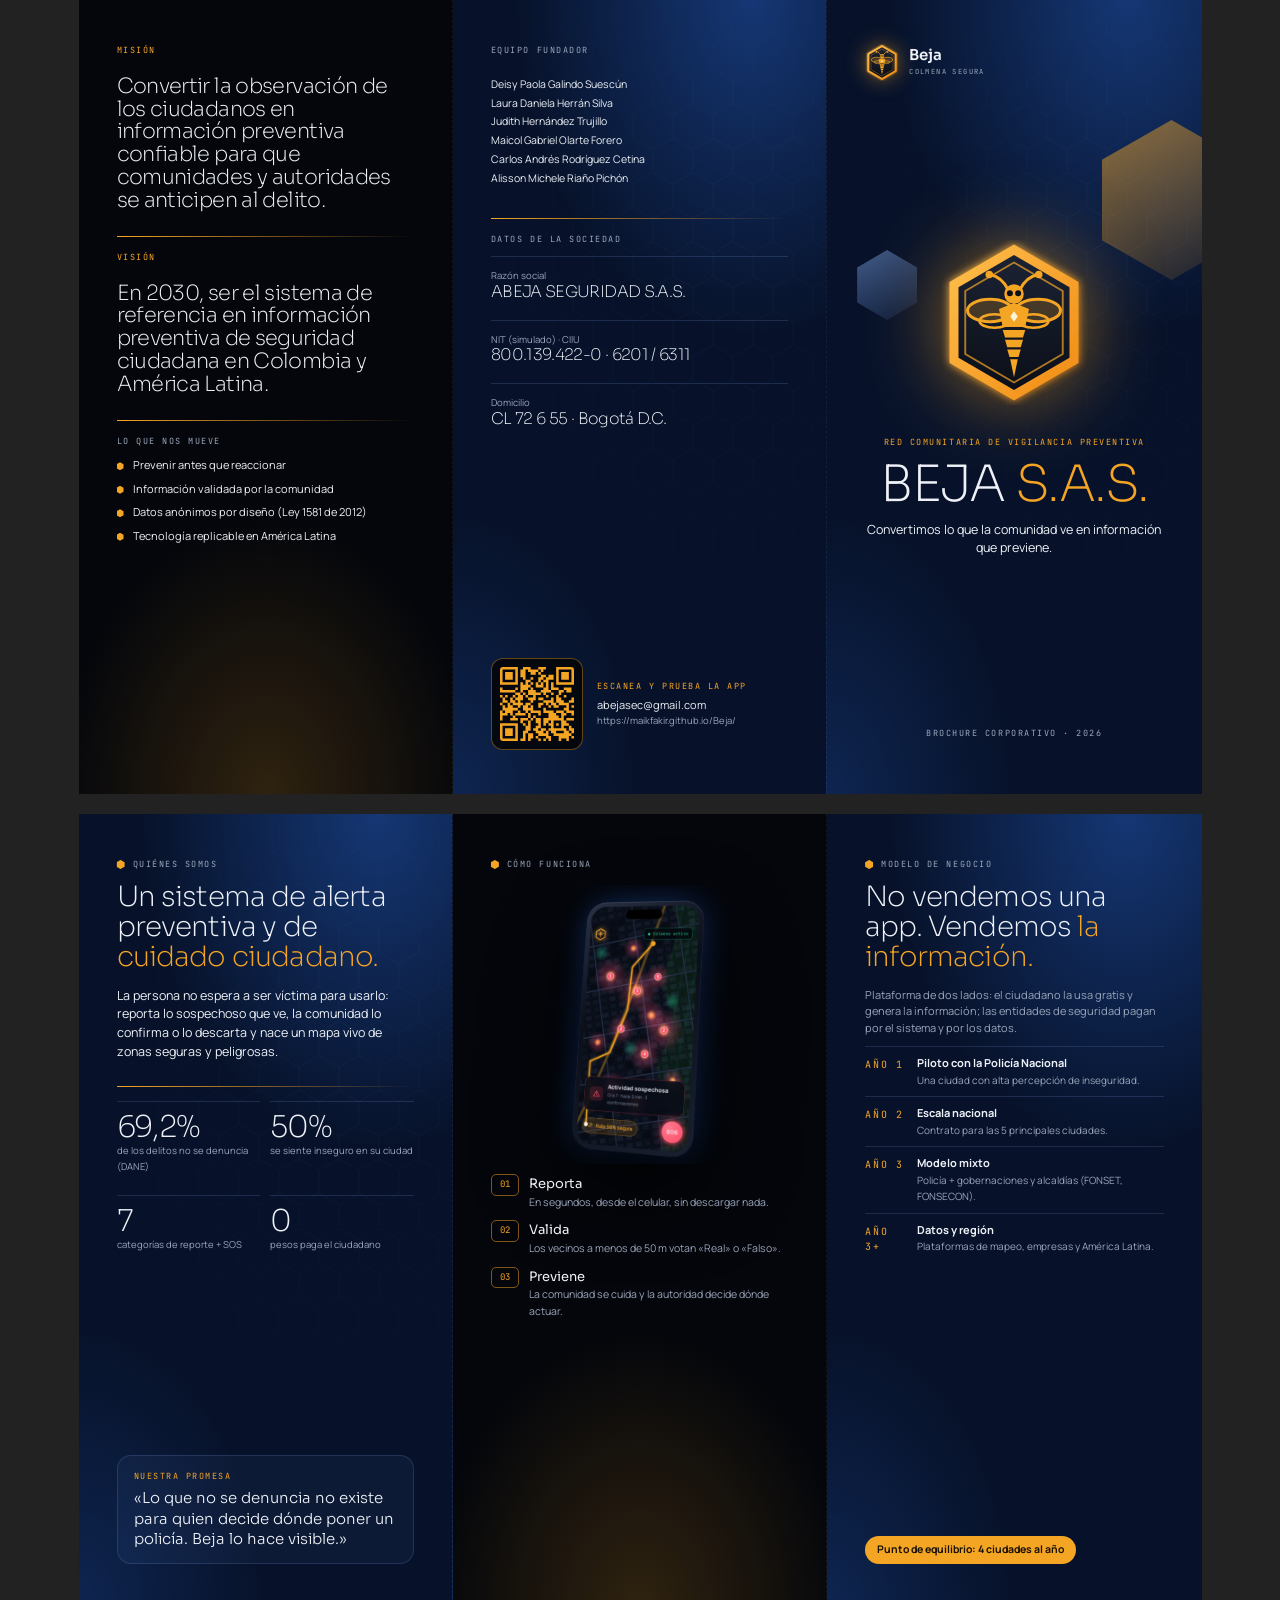
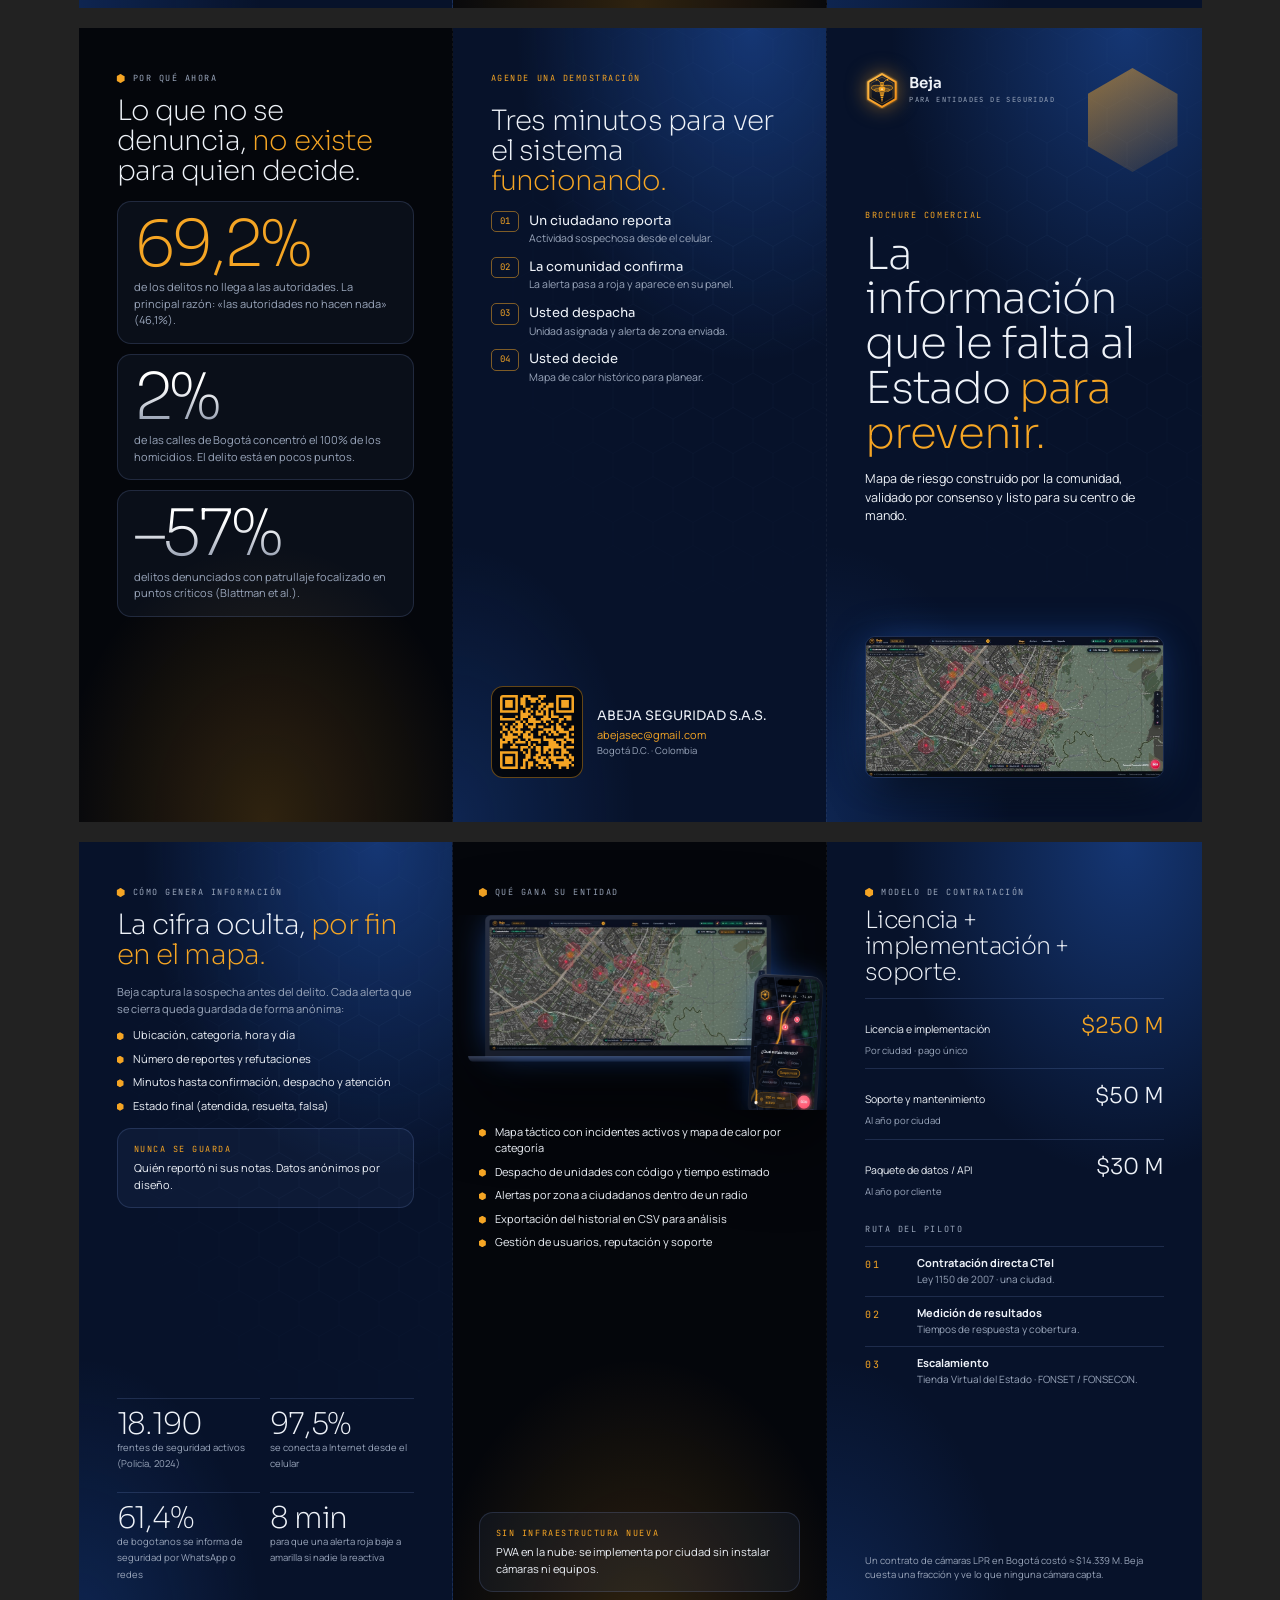
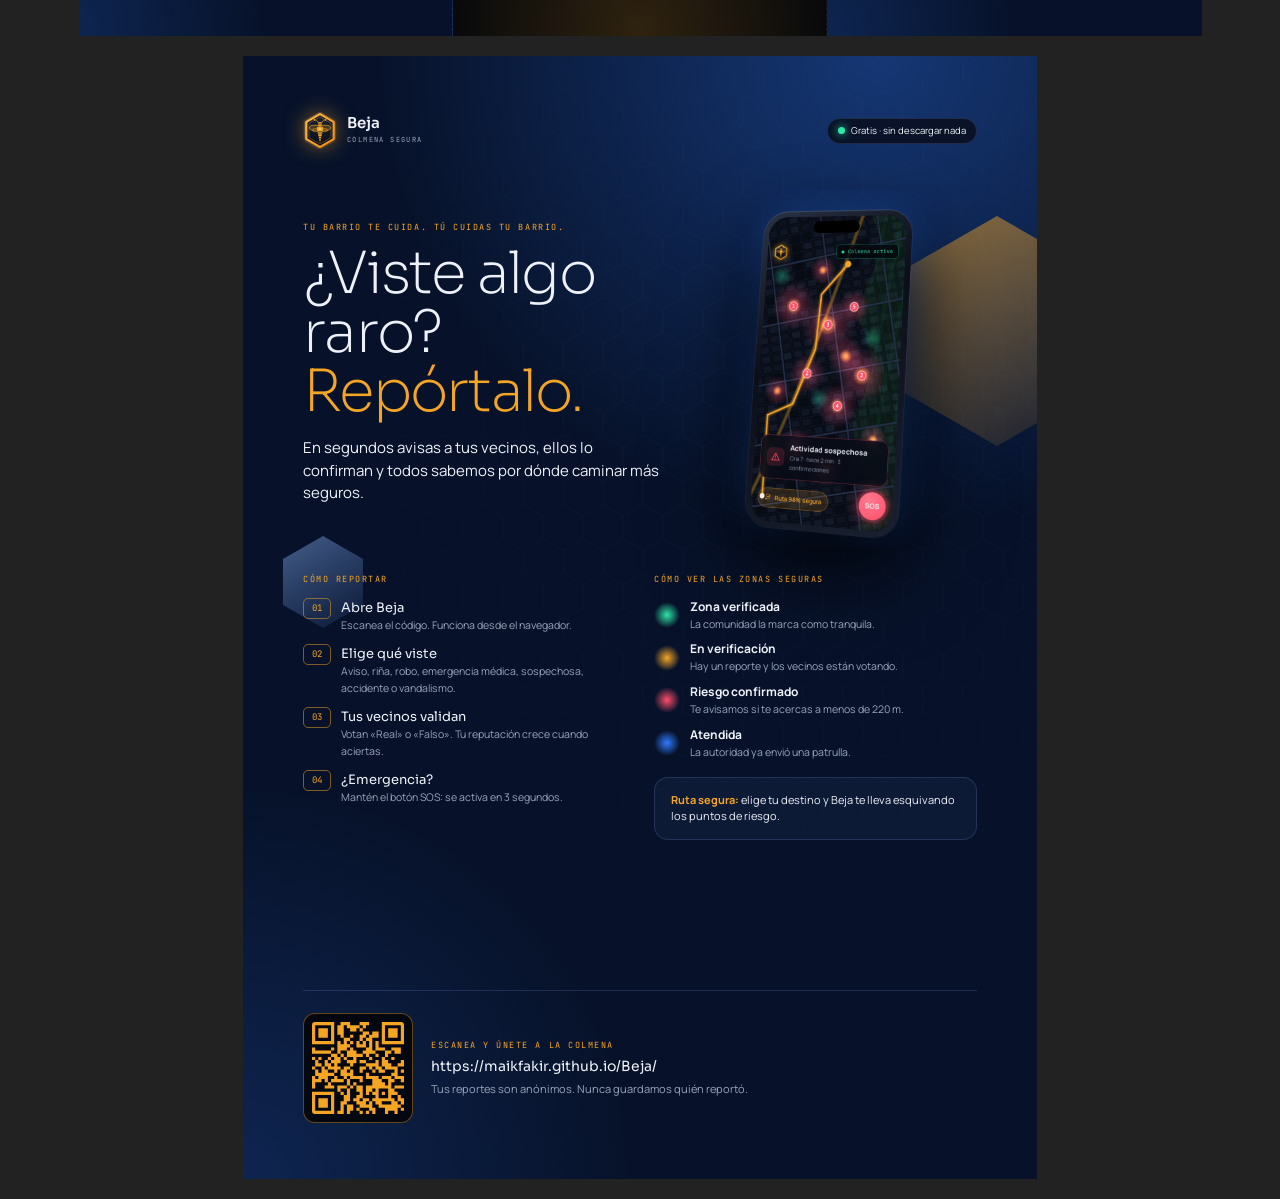
<file: presentacion/fuentes/brochure.html>
<!doctype html>
<html lang="es">
<head>
<meta charset="utf-8">
<title>Brochures Beja</title>
<!-- Fuente editable de los brochures. Se exporta a PDF/JPG con fuentes/exportar_brochures.py -->
<link rel="stylesheet" href="../assets/css/fonts.css">
<style>
:root{--ink:#04060b;--navy:#07122a;--blue:#2f7bff;--blue-soft:#8db8ff;--honey:#f5a524;--fg:#eef2f8;--muted:#9aa6bb;--line:rgba(150,180,255,.16);--alert:#ff4d6a;--ok:#2ee6a6;
  --display:"Sora Local",sans-serif;--body:"Manrope Local",sans-serif;--mono:"JetBrains Mono Local",monospace;color-scheme:dark}
@page{size:297mm 210mm;margin:0}
*{box-sizing:border-box;-webkit-print-color-adjust:exact;print-color-adjust:exact}
body{margin:0;background:#222;font:400 11px/1.5 var(--body);color:var(--fg)}
.page{position:relative;width:1123px;height:794px;overflow:hidden;background:var(--ink);display:grid;grid-template-columns:repeat(3,1fr);margin:0 auto 20px;page-break-after:always;break-after:page}
.page.portrait{width:794px;height:1123px;display:block}
@media print{body{background:none}.page{margin:0}}
.panel{position:relative;padding:44px 38px;overflow:hidden;border-right:1px dashed rgba(255,255,255,.06);display:flex;flex-direction:column}
.panel:last-child{border-right:0}
.glow-b{background:radial-gradient(ellipse 90% 60% at 80% 0%,rgba(47,123,255,.35),transparent 70%),radial-gradient(ellipse 70% 50% at 0% 100%,rgba(47,123,255,.18),transparent 70%),var(--navy)}
.glow-h{background:radial-gradient(ellipse 80% 50% at 50% 100%,rgba(245,165,36,.18),transparent 70%),var(--ink)}
.hexbg::after{content:"";position:absolute;inset:0;opacity:.6;pointer-events:none;background-image:url("data:image/svg+xml,%3Csvg xmlns='http://www.w3.org/2000/svg' width='40' height='69' viewBox='0 0 40 69'%3E%3Cpath d='M20 0 40 11.5v23L20 46 0 34.5v-23Z M20 46v23' fill='none' stroke='%238db8ff' stroke-opacity='.08'/%3E%3C/svg%3E");-webkit-mask-image:radial-gradient(ellipse 80% 60% at 70% 30%,#000,transparent 80%)}
.panel>*{position:relative;z-index:1}
.mono{font-family:var(--mono);font-size:8.5px;letter-spacing:.18em;text-transform:uppercase;color:var(--muted)}
.honey{color:var(--honey)}
em{font-style:normal;color:var(--honey)}
h1,h2,h3{font-family:var(--display);font-weight:200;letter-spacing:-.03em;margin:0}
h1{font-size:44px;line-height:1.02}
h2{font-size:28px;line-height:1.08;margin:.4em 0 .5em}
h3{font-size:15px;font-weight:400;letter-spacing:-.01em;margin:0 0 4px}
p{margin:0 0 10px;color:var(--muted)}
.lead{font-size:12.5px;color:var(--fg)}
.brand{display:flex;align-items:center;gap:10px}
.brand img{width:34px;filter:drop-shadow(0 0 10px rgba(245,165,36,.5))}
.brand b{font-family:var(--display);font-weight:600;font-size:15px;display:block;line-height:1}
.brand small{font-family:var(--mono);font-size:7px;letter-spacing:.2em;color:var(--muted);text-transform:uppercase}
.eyebrow{display:flex;align-items:center;gap:8px}
.eyebrow i{width:8px;height:9px;background:var(--honey);clip-path:polygon(50% 0,100% 25%,100% 75%,50% 100%,0 75%,0 25%);box-shadow:0 0 8px var(--honey)}
.bigno{font-family:var(--display);font-weight:200;font-size:64px;line-height:.9;letter-spacing:-.05em;background:linear-gradient(180deg,#fff 30%,#8a94a8);-webkit-background-clip:text;background-clip:text;color:transparent}
.bigno.h{background:none;color:var(--honey)}
.rule{height:1px;background:linear-gradient(90deg,var(--honey),transparent);margin:14px 0}
.list{list-style:none;padding:0;margin:0;display:grid;gap:7px}
.list li{position:relative;padding-left:16px;color:var(--fg);font-size:11px}
.list li::before{content:"";position:absolute;left:0;top:.45em;width:7px;height:8px;background:var(--honey);clip-path:polygon(50% 0,100% 25%,100% 75%,50% 100%,0 75%,0 25%)}
.card{padding:14px 16px;border-radius:14px;border:1px solid var(--line);background:rgba(120,160,255,.06)}
.card+.card{margin-top:10px}
.steps{display:grid;gap:10px;counter-reset:s}
.step{display:grid;grid-template-columns:28px 1fr;gap:10px;align-items:start;counter-increment:s}
.step::before{content:counter(s,decimal-leading-zero);font-family:var(--mono);font-size:9px;color:var(--honey);border:1px solid rgba(245,165,36,.5);border-radius:5px;padding:3px 0;text-align:center}
.step b{display:block;font-family:var(--display);font-weight:400;font-size:13px}
.step span{color:var(--muted);font-size:10.5px}
.pill{display:inline-flex;align-items:center;gap:6px;padding:6px 12px;border-radius:999px;background:var(--honey);color:#1a1204;font-weight:700;font-size:10.5px}
.chip{display:inline-flex;align-items:center;gap:6px;padding:5px 10px;border-radius:999px;border:1px solid var(--line);background:rgba(8,12,24,.8);font-size:9.5px}
.chip i{width:7px;height:7px;border-radius:50%}
.float-hex{position:absolute;clip-path:polygon(50% 0,100% 25%,100% 75%,50% 100%,0 75%,0 25%);background:linear-gradient(150deg,rgba(245,165,36,.55),rgba(245,165,36,.05))}
.float-hex.b{background:linear-gradient(150deg,rgba(141,184,255,.45),rgba(47,123,255,.05))}
.mt-auto{margin-top:auto}
.stat3{display:grid;grid-template-columns:1fr 1fr;gap:10px}
.stat3 div{padding:10px 0;border-top:1px solid var(--line)}
.stat3 b{font-family:var(--display);font-weight:200;font-size:30px;letter-spacing:-.04em;display:block;line-height:1}
.stat3 span{font-size:9.5px;color:var(--muted)}
.price{display:grid;grid-template-columns:1fr auto;gap:2px 10px;align-items:baseline;padding:10px 0;border-top:1px solid var(--line)}
.price b{font-family:var(--display);font-weight:300;font-size:22px;color:var(--fg)}
.price.h b{color:var(--honey)}
.price span{font-size:10.5px}
.price small{grid-column:1/-1;color:var(--muted);font-size:9.5px}
.phase{display:grid;grid-template-columns:44px 1fr;gap:8px;padding:8px 0;border-top:1px solid var(--line)}
.phase .mono{color:var(--honey);padding-top:2px}
.phase b{font-size:11px;display:block}
.phase span{font-size:10px;color:var(--muted)}
.qr{width:92px;height:92px;padding:8px;border-radius:12px;background:rgba(4,6,11,.9);border:1px solid rgba(245,165,36,.4)}
.team{list-style:none;padding:0;margin:0;display:grid;gap:3px;font-size:10.5px;color:var(--fg)}
.cover-title{font-size:50px;line-height:1}
.devices-img{width:122%;max-width:none;margin-left:-11%;filter:drop-shadow(0 30px 40px rgba(0,0,0,.7))}
.phone-img{filter:drop-shadow(0 30px 40px rgba(0,0,0,.8))}
.legend{display:grid;gap:8px}
.legend>div{display:flex;gap:10px;align-items:center}
.legend i{width:26px;height:26px;border-radius:50%;flex:none}
.legend b{display:block;font-size:12px}
.legend span{font-size:10.5px;color:var(--muted)}
</style>
</head>
<body>

<!-- ================= CORPORATIVO · EXTERIOR ================= -->
<section class="page" id="corporativo-1">
  <!-- solapa interior -->
  <div class="panel glow-h">
    <p class="mono honey">Misión</p>
    <h2 style="font-size:21px" data-t="brochures.mision"></h2>
    <div class="rule"></div>
    <p class="mono honey">Visión</p>
    <h2 style="font-size:21px" data-t="brochures.vision"></h2>
    <div class="rule"></div>
    <p class="mono">Lo que nos mueve</p>
    <ul class="list">
      <li>Prevenir antes que reaccionar</li>
      <li>Información validada por la comunidad</li>
      <li>Datos anónimos por diseño (Ley 1581 de 2012)</li>
      <li>Tecnología replicable en América Latina</li>
    </ul>
  </div>
  <!-- contraportada -->
  <div class="panel glow-b hexbg">
    <p class="mono">Equipo fundador</p>
    <ul class="team" style="margin:10px 0 18px" id="team"></ul>
    <div class="rule"></div>
    <p class="mono">Datos de la sociedad</p>
    <div class="stat3" style="grid-template-columns:1fr">
      <div><span>Razón social</span><b style="font-size:16px">ABEJA SEGURIDAD S.A.S.</b></div>
      <div><span>NIT (simulado) · CIIU</span><b style="font-size:16px">800.139.422-0 · 6201 / 6311</b></div>
      <div><span>Domicilio</span><b style="font-size:16px">CL 72 6 55 · Bogotá D.C.</b></div>
    </div>
    <div class="mt-auto" style="display:flex;gap:14px;align-items:center">
      <img class="qr" src="../assets/img/qr-app.svg" alt="QR a la app">
      <div><p class="mono honey" style="margin-bottom:4px">Escanea y prueba la app</p><p style="color:var(--fg);margin:0" data-t="general.correo"></p><p style="margin:0;font-size:9.5px" data-t="general.enlaceApp"></p></div>
    </div>
  </div>
  <!-- portada -->
  <div class="panel glow-b hexbg" style="justify-content:space-between">
    <div class="float-hex" style="width:140px;height:160px;right:-40px;top:120px"></div>
    <div class="float-hex b" style="width:60px;height:70px;left:30px;top:250px"></div>
    <div class="brand"><img src="../assets/img/logo-beja.svg" alt=""><div><b>Beja</b><small>Colmena segura</small></div></div>
    <div style="text-align:center">
      <img src="../assets/img/logo-beja.svg" alt="" style="width:150px;margin:0 auto 26px;filter:drop-shadow(0 0 40px rgba(245,165,36,.6))">
      <p class="mono honey">Red comunitaria de vigilancia preventiva</p>
      <h1 class="cover-title">BEJA <em>S.A.S.</em></h1>
      <p class="lead" style="margin-top:12px">Convertimos lo que la comunidad ve en información que previene.</p>
    </div>
    <p class="mono" style="text-align:center">Brochure corporativo · 2026</p>
  </div>
</section>

<!-- ================= CORPORATIVO · INTERIOR ================= -->
<section class="page" id="corporativo-2">
  <div class="panel glow-b hexbg">
    <div class="eyebrow"><i></i><span class="mono">Quiénes somos</span></div>
    <h2>Un sistema de alerta preventiva y de <em>cuidado ciudadano.</em></h2>
    <p class="lead">La persona no espera a ser víctima para usarlo: reporta lo sospechoso que ve, la comunidad lo confirma o lo descarta y nace un mapa vivo de zonas seguras y peligrosas.</p>
    <div class="rule"></div>
    <div class="stat3">
      <div><b>69,2%</b><span>de los delitos no se denuncia (DANE)</span></div>
      <div><b>50%</b><span>se siente inseguro en su ciudad</span></div>
      <div><b>7</b><span>categorías de reporte + SOS</span></div>
      <div><b>0</b><span>pesos paga el ciudadano</span></div>
    </div>
    <div class="card mt-auto"><p class="mono honey" style="margin-bottom:6px">Nuestra promesa</p><p style="margin:0;color:var(--fg);font-family:var(--display);font-weight:300;font-size:15px;line-height:1.35">«Lo que no se denuncia no existe para quien decide dónde poner un policía. Beja lo hace visible.»</p></div>
  </div>
  <div class="panel glow-h" style="align-items:center">
    <div class="eyebrow" style="align-self:flex-start"><i></i><span class="mono">Cómo funciona</span></div>
    <img class="phone-img" src="../assets/img/phone-app.png" alt="" style="width:230px;margin:14px 0 10px">
    <div class="steps" style="width:100%">
      <div class="step"><div><b>Reporta</b><span>En segundos, desde el celular, sin descargar nada.</span></div></div>
      <div class="step"><div><b>Valida</b><span>Los vecinos a menos de 50 m votan «Real» o «Falso».</span></div></div>
      <div class="step"><div><b>Previene</b><span>La comunidad se cuida y la autoridad decide dónde actuar.</span></div></div>
    </div>
  </div>
  <div class="panel glow-b">
    <div class="eyebrow"><i></i><span class="mono">Modelo de negocio</span></div>
    <h2>No vendemos una app. Vendemos <em>la información.</em></h2>
    <p>Plataforma de dos lados: el ciudadano la usa gratis y genera la información; las entidades de seguridad pagan por el sistema y por los datos.</p>
    <div class="phase"><span class="mono">Año 1</span><div><b>Piloto con la Policía Nacional</b><span>Una ciudad con alta percepción de inseguridad.</span></div></div>
    <div class="phase"><span class="mono">Año 2</span><div><b>Escala nacional</b><span>Contrato para las 5 principales ciudades.</span></div></div>
    <div class="phase"><span class="mono">Año 3</span><div><b>Modelo mixto</b><span>Policía + gobernaciones y alcaldías (FONSET, FONSECON).</span></div></div>
    <div class="phase"><span class="mono">Año 3+</span><div><b>Datos y región</b><span>Plataformas de mapeo, empresas y América Latina.</span></div></div>
    <div class="mt-auto"><span class="pill">Punto de equilibrio: 4 ciudades al año</span></div>
  </div>
</section>

<!-- ================= COMERCIAL · EXTERIOR ================= -->
<section class="page" id="comercial-1">
  <div class="panel glow-h">
    <div class="eyebrow"><i></i><span class="mono">Por qué ahora</span></div>
    <h2>Lo que no se denuncia, <em>no existe</em> para quien decide.</h2>
    <div class="card"><div class="bigno h">69,2%</div><p style="margin:6px 0 0">de los delitos no llega a las autoridades. La principal razón: «las autoridades no hacen nada» (46,1%).</p></div>
    <div class="card"><div class="bigno">2%</div><p style="margin:6px 0 0">de las calles de Bogotá concentró el 100% de los homicidios. El delito está en pocos puntos.</p></div>
    <div class="card"><div class="bigno">–57%</div><p style="margin:6px 0 0">delitos denunciados con patrullaje focalizado en puntos críticos (Blattman et al.).</p></div>
  </div>
  <div class="panel glow-b hexbg">
    <p class="mono honey">Agende una demostración</p>
    <h2>Tres minutos para ver el sistema <em>funcionando.</em></h2>
    <div class="steps">
      <div class="step"><div><b>Un ciudadano reporta</b><span>Actividad sospechosa desde el celular.</span></div></div>
      <div class="step"><div><b>La comunidad confirma</b><span>La alerta pasa a roja y aparece en su panel.</span></div></div>
      <div class="step"><div><b>Usted despacha</b><span>Unidad asignada y alerta de zona enviada.</span></div></div>
      <div class="step"><div><b>Usted decide</b><span>Mapa de calor histórico para planear.</span></div></div>
    </div>
    <div class="mt-auto" style="display:flex;gap:14px;align-items:center">
      <img class="qr" src="../assets/img/qr-app.svg" alt="QR a la app">
      <div><p style="color:var(--fg);margin:0 0 2px;font-size:13px;font-family:var(--display)">ABEJA SEGURIDAD S.A.S.</p><p style="margin:0" class="honey" data-t="general.correo"></p><p style="margin:0;font-size:9.5px">Bogotá D.C. · Colombia</p></div>
    </div>
  </div>
  <div class="panel glow-b hexbg" style="justify-content:space-between">
    <div class="float-hex" style="width:90px;height:104px;right:24px;top:40px"></div>
    <div class="brand"><img src="../assets/img/logo-beja.svg" alt=""><div><b>Beja</b><small>Para entidades de seguridad</small></div></div>
    <div>
      <p class="mono honey">Brochure comercial</p>
      <h1>La información que le falta al Estado <em>para prevenir.</em></h1>
      <p class="lead" style="margin-top:14px">Mapa de riesgo construido por la comunidad, validado por consenso y listo para su centro de mando.</p>
    </div>
    <img src="../assets/img/app-mapa.jpg" alt="" style="width:100%;border-radius:10px;border:1px solid var(--line);box-shadow:0 20px 40px -10px rgba(0,0,0,.8),0 0 40px -10px rgba(47,123,255,.6)">
  </div>
</section>

<!-- ================= COMERCIAL · INTERIOR ================= -->
<section class="page" id="comercial-2">
  <div class="panel glow-b hexbg">
    <div class="eyebrow"><i></i><span class="mono">Cómo genera información</span></div>
    <h2>La cifra oculta, <em>por fin en el mapa.</em></h2>
    <p>Beja captura la sospecha antes del delito. Cada alerta que se cierra queda guardada de forma anónima:</p>
    <ul class="list" style="margin-bottom:14px">
      <li>Ubicación, categoría, hora y día</li>
      <li>Número de reportes y refutaciones</li>
      <li>Minutos hasta confirmación, despacho y atención</li>
      <li>Estado final (atendida, resuelta, falsa)</li>
    </ul>
    <div class="card"><p class="mono honey" style="margin-bottom:4px">Nunca se guarda</p><p style="margin:0;color:var(--fg)">Quién reportó ni sus notas. Datos anónimos por diseño.</p></div>
    <div class="stat3 mt-auto">
      <div><b>18.190</b><span>frentes de seguridad activos (Policía, 2024)</span></div>
      <div><b>97,5%</b><span>se conecta a Internet desde el celular</span></div>
      <div><b>61,4%</b><span>de bogotanos se informa de seguridad por WhatsApp o redes</span></div>
      <div><b>8 min</b><span>para que una alerta roja baje a amarilla si nadie la reactiva</span></div>
    </div>
  </div>
  <div class="panel glow-h" style="padding-inline:26px">
    <div class="eyebrow"><i></i><span class="mono">Qué gana su entidad</span></div>
    <img class="devices-img" src="../assets/img/dispositivos-app.png" alt="" style="margin-top:16px;margin-bottom:14px">
    <ul class="list">
      <li>Mapa táctico con incidentes activos y mapa de calor por categoría</li>
      <li>Despacho de unidades con código y tiempo estimado</li>
      <li>Alertas por zona a ciudadanos dentro de un radio</li>
      <li>Exportación del historial en CSV para análisis</li>
      <li>Gestión de usuarios, reputación y soporte</li>
    </ul>
    <div class="card mt-auto"><p class="mono honey" style="margin-bottom:4px">Sin infraestructura nueva</p><p style="margin:0;color:var(--fg)">PWA en la nube: se implementa por ciudad sin instalar cámaras ni equipos.</p></div>
  </div>
  <div class="panel glow-b">
    <div class="eyebrow"><i></i><span class="mono">Modelo de contratación</span></div>
    <h2 style="font-size:24px">Licencia + implementación + soporte.</h2>
    <div class="price h"><span>Licencia e implementación</span><b>$250 M</b><small>Por ciudad · pago único</small></div>
    <div class="price"><span>Soporte y mantenimiento</span><b>$50 M</b><small>Al año por ciudad</small></div>
    <div class="price"><span>Paquete de datos / API</span><b>$30 M</b><small>Al año por cliente</small></div>
    <p class="mono" style="margin-top:14px">Ruta del piloto</p>
    <div class="phase"><span class="mono">01</span><div><b>Contratación directa CTeI</b><span>Ley 1150 de 2007 · una ciudad.</span></div></div>
    <div class="phase"><span class="mono">02</span><div><b>Medición de resultados</b><span>Tiempos de respuesta y cobertura.</span></div></div>
    <div class="phase"><span class="mono">03</span><div><b>Escalamiento</b><span>Tienda Virtual del Estado · FONSET / FONSECON.</span></div></div>
    <p class="mt-auto" style="font-size:9.5px">Un contrato de cámaras LPR en Bogotá costó ≈ $14.339 M. Beja cuesta una fracción y ve lo que ninguna cámara capta.</p>
  </div>
</section>

<!-- ================= CIUDADANO · VOLANTE ================= -->
<section class="page portrait glow-b hexbg" id="ciudadano-1">
  <div class="panel" style="height:100%;padding:56px 60px">
    <div class="float-hex" style="width:200px;height:230px;right:-60px;top:160px"></div>
    <div class="float-hex b" style="width:80px;height:92px;left:40px;top:480px"></div>
    <div style="display:flex;justify-content:space-between;align-items:center">
      <div class="brand"><img src="../assets/img/logo-beja.svg" alt=""><div><b>Beja</b><small>Colmena segura</small></div></div>
      <span class="chip"><i style="background:var(--ok);box-shadow:0 0 8px var(--ok)"></i>Gratis · sin descargar nada</span>
    </div>
    <div style="display:grid;grid-template-columns:1.1fr .9fr;gap:20px;align-items:center;margin-top:40px">
      <div>
        <p class="mono honey">Tu barrio te cuida. Tú cuidas tu barrio.</p>
        <h1 style="font-size:58px">¿Viste algo raro?<br><em>Repórtalo.</em></h1>
        <p class="lead" style="font-size:15px;margin-top:16px">En segundos avisas a tus vecinos, ellos lo confirman y todos sabemos por dónde caminar más seguros.</p>
      </div>
      <img class="phone-img" src="../assets/img/phone-app.png" alt="" style="width:100%">
    </div>
    <div style="display:grid;grid-template-columns:1fr 1fr;gap:28px;margin-top:26px">
      <div>
        <p class="mono honey" style="margin-bottom:12px">Cómo reportar</p>
        <div class="steps">
          <div class="step"><div><b>Abre Beja</b><span>Escanea el código. Funciona desde el navegador.</span></div></div>
          <div class="step"><div><b>Elige qué viste</b><span>Aviso, riña, robo, emergencia médica, sospechosa, accidente o vandalismo.</span></div></div>
          <div class="step"><div><b>Tus vecinos validan</b><span>Votan «Real» o «Falso». Tu reputación crece cuando aciertas.</span></div></div>
          <div class="step"><div><b>¿Emergencia?</b><span>Mantén el botón SOS: se activa en 3 segundos.</span></div></div>
        </div>
      </div>
      <div>
        <p class="mono honey" style="margin-bottom:12px">Cómo ver las zonas seguras</p>
        <div class="legend">
          <div><i style="background:radial-gradient(circle,var(--ok),transparent 70%)"></i><div><b>Zona verificada</b><span>La comunidad la marca como tranquila.</span></div></div>
          <div><i style="background:radial-gradient(circle,var(--honey),transparent 70%)"></i><div><b>En verificación</b><span>Hay un reporte y los vecinos están votando.</span></div></div>
          <div><i style="background:radial-gradient(circle,var(--alert),transparent 70%)"></i><div><b>Riesgo confirmado</b><span>Te avisamos si te acercas a menos de 220 m.</span></div></div>
          <div><i style="background:radial-gradient(circle,var(--blue),transparent 70%)"></i><div><b>Atendida</b><span>La autoridad ya envió una patrulla.</span></div></div>
        </div>
        <div class="card" style="margin-top:16px"><p style="margin:0;color:var(--fg)"><b class="honey">Ruta segura:</b> elige tu destino y Beja te lleva esquivando los puntos de riesgo.</p></div>
      </div>
    </div>
    <div class="mt-auto" style="display:flex;gap:18px;align-items:center;padding-top:22px;border-top:1px solid var(--line)">
      <img class="qr" src="../assets/img/qr-app.svg" alt="QR a la app" style="width:110px;height:110px">
      <div><p class="mono honey" style="margin-bottom:4px">Escanea y únete a la colmena</p><p style="margin:0;color:var(--fg);font-size:14px;font-family:var(--display)" data-t="general.enlaceApp"></p><p style="margin:4px 0 0">Tus reportes son anónimos. Nunca guardamos quién reportó.</p></div>
    </div>
  </div>
</section>

<script src="../contenido.js"></script>
<script>
  const C = window.BEJA || {}, get = (p) => p.split(".").reduce((a, k) => (a == null ? a : a[k]), C);
  document.querySelectorAll("[data-t]").forEach((el) => { const v = get(el.dataset.t); if (v != null) el.innerHTML = v; });
  document.getElementById("team").innerHTML = (get("pie.equipo") || []).map((n) => `<li>${n}</li>`).join("");
</script>
</body>
</html>
</file>
<file: presentacion/assets/css/fonts.css>
/* Fuentes locales (funcionan sin internet) */
@font-face{font-family:"Sora Local";font-style:normal;font-weight:200;font-display:swap;src:url(../fonts/sora-latin-200-normal.woff2) format("woff2")}
@font-face{font-family:"Sora Local";font-style:normal;font-weight:300;font-display:swap;src:url(../fonts/sora-latin-300-normal.woff2) format("woff2")}
@font-face{font-family:"Sora Local";font-style:normal;font-weight:400;font-display:swap;src:url(../fonts/sora-latin-400-normal.woff2) format("woff2")}
@font-face{font-family:"Sora Local";font-style:normal;font-weight:600;font-display:swap;src:url(../fonts/sora-latin-600-normal.woff2) format("woff2")}
@font-face{font-family:"Manrope Local";font-style:normal;font-weight:400;font-display:swap;src:url(../fonts/manrope-latin-400-normal.woff2) format("woff2")}
@font-face{font-family:"Manrope Local";font-style:normal;font-weight:500;font-display:swap;src:url(../fonts/manrope-latin-500-normal.woff2) format("woff2")}
@font-face{font-family:"Manrope Local";font-style:normal;font-weight:600;font-display:swap;src:url(../fonts/manrope-latin-600-normal.woff2) format("woff2")}
@font-face{font-family:"Manrope Local";font-style:normal;font-weight:700;font-display:swap;src:url(../fonts/manrope-latin-700-normal.woff2) format("woff2")}
@font-face{font-family:"JetBrains Mono Local";font-style:normal;font-weight:400;font-display:swap;src:url(../fonts/jetbrains-mono-latin-400-normal.woff2) format("woff2")}
@font-face{font-family:"JetBrains Mono Local";font-style:normal;font-weight:500;font-display:swap;src:url(../fonts/jetbrains-mono-latin-500-normal.woff2) format("woff2")}
</file>
<file: presentacion/assets/css/styles.css>
/* Layout: bandas cinematográficas a sangre (negro tinta / azul profundo) con líneas HUD naranjas, paneles de vidrio y hexágonos flotantes. */
:root{
  --ink:#04060b;          /* fondo base */
  --navy:#07122a;         /* banda azul */
  --deep:#0d2552;         /* brillo azul */
  --blue:#2f7bff;         /* acento frío */
  --blue-soft:#8db8ff;
  --honey:#f5a524;        /* acento colmena */
  --amber:#ff8a1f;
  --fg:#eef2f8;
  --muted:#8d9ab0;
  --dim:#56627a;
  --line:rgba(150,180,255,.14);
  --glass:rgba(120,160,255,.06);
  --glass-2:rgba(255,255,255,.04);
  --alert:#ff4d6a;
  --ok:#2ee6a6;
  --display:"Sora Local","Sora","Segoe UI",system-ui,sans-serif;
  --body:"Manrope Local","Manrope","Segoe UI",system-ui,sans-serif;
  --mono:"JetBrains Mono Local","JetBrains Mono",ui-monospace,Consolas,monospace;
  --r:18px;
  --wrap:1240px;
  --gut:clamp(16px,4vw,56px);
  color-scheme:dark;
}
*{box-sizing:border-box}
html{scroll-behavior:smooth;-webkit-text-size-adjust:100%}
body{margin:0;background:var(--ink);color:var(--fg);font:400 16px/1.6 var(--body);overflow-x:hidden;-webkit-font-smoothing:antialiased}
img{max-width:100%;display:block}
a{color:inherit;text-decoration:none}
button{font:inherit;color:inherit;background:none;border:0;cursor:pointer}
svg{width:1em;height:1em}
[hidden]{display:none!important}
:focus-visible{outline:2px solid var(--honey);outline-offset:3px;border-radius:6px}
em{font-style:normal;color:var(--honey)}
.mono{font-family:var(--mono);font-size:.74rem;letter-spacing:.14em;text-transform:uppercase}
.muted{color:var(--muted)}
.honey{color:var(--honey)}
.small{font-size:.82rem}
.wrap{max-width:var(--wrap);margin:0 auto;padding-inline:var(--gut)}

/* ---------- tipografía ---------- */
.display{font-family:var(--display);font-weight:200;font-size:clamp(2.6rem,6.4vw,5.6rem);line-height:1.02;letter-spacing:-.035em;margin:.3em 0 .35em;text-wrap:balance}
.h2{font-family:var(--display);font-weight:200;font-size:clamp(2rem,4.6vw,3.7rem);line-height:1.06;letter-spacing:-.03em;margin:.35em 0 .4em;text-wrap:balance}
.h2.xl{font-size:clamp(2.3rem,5.8vw,4.8rem)}
.h3{font-family:var(--display);font-weight:300;font-size:clamp(1.5rem,2.8vw,2.3rem);line-height:1.12;letter-spacing:-.02em;margin:0 0 .5em;text-wrap:balance}
.h4{font-family:var(--display);font-weight:400;font-size:1.05rem;letter-spacing:-.01em;margin:0 0 1.2rem}
.lead{color:var(--muted);font-size:clamp(1rem,1.3vw,1.12rem);max-width:60ch;margin:0}
.eyebrow{display:flex;align-items:center;gap:.8rem;font-family:var(--mono);font-size:.72rem;letter-spacing:.2em;text-transform:uppercase;color:var(--muted);margin:0}
.eyebrow .num{color:var(--honey);border:1px solid rgba(245,165,36,.4);padding:.2rem .5rem;border-radius:4px}
.hex-dot{width:10px;height:11px;background:var(--honey);clip-path:polygon(50% 0,100% 25%,100% 75%,50% 100%,0 75%,0 25%);box-shadow:0 0 12px var(--honey);flex:none;display:inline-block}

/* ---------- barra de progreso, cursor ---------- */
.progress{position:fixed;inset:0 0 auto 0;height:2px;z-index:60;pointer-events:none}
.progress span{display:block;height:100%;width:0;background:linear-gradient(90deg,var(--amber),var(--honey));box-shadow:0 0 14px var(--honey)}
.cursor-glow{position:fixed;width:520px;height:520px;left:0;top:0;border-radius:50%;pointer-events:none;z-index:1;background:radial-gradient(circle,rgba(47,123,255,.13),transparent 62%);transform:translate(-50%,-50%);transition:opacity .4s;opacity:0}
@media (hover:hover){.cursor-glow{opacity:1}}

/* ---------- navegación ---------- */
.nav{position:fixed;top:0;left:0;right:0;z-index:50;display:flex;align-items:center;justify-content:space-between;gap:1rem;padding:calc(14px + env(safe-area-inset-top,0px)) var(--gut) 14px;transition:background .35s,backdrop-filter .35s,border-color .35s;border-bottom:1px solid transparent}
.nav.solid{background:rgba(4,6,11,.72);backdrop-filter:blur(14px);-webkit-backdrop-filter:blur(14px);border-color:var(--line)}
.nav-brand{display:flex;align-items:center;gap:.7rem}
.nav-brand img{width:34px;height:auto;filter:drop-shadow(0 0 10px rgba(245,165,36,.45))}
.nav-brand-txt{display:flex;flex-direction:column;line-height:1.05}
.nav-brand-txt b{font-family:var(--display);font-weight:600;font-size:1.05rem}
.nav-brand-txt small{font-family:var(--mono);font-size:.56rem;letter-spacing:.2em;text-transform:uppercase;color:var(--muted)}
.chip-tag{font-family:var(--mono);font-size:.6rem;letter-spacing:.14em;text-transform:uppercase;color:var(--honey);border:1px solid rgba(245,165,36,.45);border-radius:5px;padding:.25rem .5rem;margin-left:.4rem}
.nav-links{display:flex;gap:1.8rem;font-size:.88rem;color:var(--muted)}
.nav-links a{position:relative;transition:color .2s}
.nav-links a:hover,.nav-links a.on{color:var(--fg)}
.nav-links a.on::after{content:"";position:absolute;left:0;right:0;bottom:-6px;height:1px;background:var(--honey);box-shadow:0 0 8px var(--honey)}
.nav-actions{display:flex;align-items:center;gap:.6rem}
.btn-icon{display:inline-flex;align-items:center;gap:.45rem;height:38px;padding:0 .8rem;border-radius:999px;border:1px solid var(--line);background:var(--glass-2);font-size:.82rem;transition:border-color .2s,background .2s}
.btn-icon:hover{border-color:rgba(245,165,36,.5)}
.btn-icon svg{width:18px;height:18px}
@media (max-width:980px){.nav-links{display:none}}
@media (max-width:560px){.chip-tag,.btn-icon span,.nav-actions .pill span:not(.dot-live){display:none}.nav-actions .pill{padding:0 .8rem}}

/* ---------- botones píldora ---------- */
.pill{display:inline-flex;align-items:center;gap:.7rem;height:44px;padding:0 .45rem 0 1.2rem;border-radius:999px;font-size:.9rem;font-weight:500;transition:transform .25s,box-shadow .25s,border-color .25s,background .25s;white-space:nowrap}
.pill:hover{transform:translateY(-2px)}
.pill-glass{background:rgba(255,255,255,.06);border:1px solid rgba(255,255,255,.14);backdrop-filter:blur(10px);-webkit-backdrop-filter:blur(10px)}
.pill-glass:hover{border-color:rgba(245,165,36,.6);box-shadow:0 10px 30px -10px rgba(245,165,36,.45)}
.pill-honey{background:linear-gradient(180deg,#ffb948,var(--honey));color:#1a1204;font-weight:600;padding:0 1rem;box-shadow:0 0 0 1px rgba(255,200,120,.3),0 10px 30px -12px rgba(245,165,36,.8)}
.pill-honey.big{height:56px;font-size:1rem;padding:0 .5rem 0 1.5rem}
.pill-honey .pill-arrow{background:#1a1204;color:var(--honey)}
.pill.sm{height:36px;font-size:.8rem;padding:0 .9rem;gap:.5rem}
.pill.sm svg{width:15px;height:15px}
.pill-arrow{width:34px;height:34px;border-radius:50%;background:var(--fg);color:var(--ink);display:grid;place-items:center;transition:transform .25s}
.pill-arrow svg{width:16px;height:16px}
.pill:hover .pill-arrow{transform:translateX(3px)}
.pill-honey.big .pill-arrow{width:44px;height:44px}
.dot-live{width:8px;height:8px;border-radius:50%;background:#1a1204;box-shadow:0 0 0 0 rgba(26,18,4,.5);animation:live 1.8s infinite}
@keyframes live{0%{box-shadow:0 0 0 0 rgba(26,18,4,.55)}100%{box-shadow:0 0 0 9px rgba(26,18,4,0)}}
.link-arrow{display:inline-flex;align-items:center;gap:.7rem;font-size:.9rem;color:var(--fg)}
.play{width:44px;height:44px;border-radius:50%;border:1px solid rgba(255,255,255,.35);display:grid;place-items:center;transition:border-color .2s,background .2s}
.play svg{width:14px;height:14px}
.link-arrow:hover .play{border-color:var(--honey);background:rgba(245,165,36,.12)}
.btn-close{width:44px;height:44px;border-radius:50%;border:1px solid var(--line);display:grid;place-items:center;background:var(--glass-2);transition:transform .25s,border-color .2s}
.btn-close:hover{transform:rotate(90deg);border-color:var(--honey)}
.btn-close svg{width:20px;height:20px}

/* ---------- puntos laterales ---------- */
.side-dots{position:fixed;right:clamp(10px,2vw,28px);top:50%;transform:translateY(-50%);z-index:40;display:flex;flex-direction:column;gap:14px}
.side-dots a{position:relative;width:8px;height:8px;border-radius:50%;background:rgba(255,255,255,.28);transition:background .3s,transform .3s}
.side-dots a.on{background:var(--honey);transform:scale(1.5);box-shadow:0 0 10px var(--honey)}
.side-dots a span{position:absolute;right:20px;top:50%;transform:translateY(-50%);white-space:nowrap;font-family:var(--mono);font-size:.62rem;letter-spacing:.14em;text-transform:uppercase;color:var(--fg);opacity:0;pointer-events:none;transition:opacity .2s;background:rgba(4,6,11,.8);padding:.2rem .5rem;border-radius:4px}
.side-dots a:hover span{opacity:1}
@media (max-width:760px){.side-dots{display:none}}

/* ---------- índice ---------- */
.index-overlay{position:fixed;inset:0;z-index:70;background:radial-gradient(ellipse at 70% 20%,rgba(47,123,255,.25),transparent 55%),rgba(4,6,11,.96);backdrop-filter:blur(8px);padding:calc(90px + env(safe-area-inset-top,0px)) var(--gut) 40px;overflow:auto;animation:fadeIn .35s ease}
.index-overlay .btn-close{position:absolute;top:calc(20px + env(safe-area-inset-top,0px));right:var(--gut)}
.index-list{list-style:none;padding:0;margin:1.2rem 0 0;max-width:980px;counter-reset:ix}
.index-list li{border-top:1px solid var(--line)}
.index-list a{display:flex;align-items:baseline;gap:1.4rem;padding:1rem 0;font-family:var(--display);font-weight:200;font-size:clamp(1.3rem,3.4vw,2.4rem);letter-spacing:-.02em;transition:color .2s,padding .3s}
.index-list a:hover{color:var(--honey);padding-left:.8rem}
.index-list .mono{color:var(--honey);min-width:2.4em}
@keyframes fadeIn{from{opacity:0}to{opacity:1}}

/* ---------- animaciones flotantes ---------- */
.float-a{animation:floatA 7s ease-in-out infinite}
.float-b{animation:floatB 9s ease-in-out infinite}
.float-c{animation:floatC 8s ease-in-out infinite}
@keyframes floatA{0%,100%{translate:0 0}50%{translate:0 -16px}}
@keyframes floatB{0%,100%{translate:0 0;rotate:0deg}50%{translate:6px -22px;rotate:4deg}}
@keyframes floatC{0%,100%{translate:0 0}50%{translate:-8px 12px}}

/* ---------- reveal ---------- */
.js .rv{opacity:0;transform:translateY(28px);transition:opacity .9s cubic-bezier(.2,.7,.2,1),transform .9s cubic-bezier(.2,.7,.2,1)}
.js .rv.in{opacity:1;transform:none}

/* ================= HERO ================= */
.hero{position:relative;min-height:min(100svh,980px);display:flex;align-items:center;padding-block:120px 90px;overflow:hidden;isolation:isolate}
.hero-net{position:absolute;inset:0;width:100%;height:100%;z-index:-1;opacity:.9}
.hero-glow{position:absolute;inset:0;z-index:-2;background:radial-gradient(ellipse 55% 60% at 72% 45%,rgba(47,123,255,.32),transparent 70%),radial-gradient(ellipse 40% 40% at 15% 85%,rgba(245,165,36,.10),transparent 70%),linear-gradient(180deg,var(--ink),#050a18 60%,var(--ink))}
.hero-ghost{position:absolute;right:1%;top:9%;font-family:var(--display);font-weight:600;font-size:clamp(6rem,19vw,19rem);letter-spacing:-.06em;line-height:.8;z-index:-1;background:linear-gradient(180deg,rgba(90,150,255,.26),rgba(47,123,255,0) 70%);-webkit-background-clip:text;background-clip:text;color:transparent;pointer-events:none;user-select:none;white-space:nowrap}
.hero-grid{position:relative;display:grid;grid-template-columns:1.05fr .95fr;gap:2rem;align-items:center;width:100%}
.hero-copy{min-width:0}
.hero-copy .lead{margin-bottom:2rem}
.hero-cta{display:flex;flex-wrap:wrap;align-items:center;gap:1rem 1.3rem}
.hero-stage{position:relative;height:620px;perspective:1200px}
.scroll-cue{position:absolute;bottom:26px;left:50%;transform:translateX(-50%);display:flex;flex-direction:column;align-items:center;gap:.5rem;color:var(--muted)}
.scroll-cue i{width:1px;height:38px;background:linear-gradient(var(--honey),transparent);animation:cue 2s infinite}
@keyframes cue{0%{transform:scaleY(0);transform-origin:top}50%{transform:scaleY(1);transform-origin:top}51%{transform-origin:bottom}100%{transform:scaleY(0);transform-origin:bottom}}
@media (max-width:980px){
  .hero-grid{grid-template-columns:1fr}
  .hero-stage{height:540px;margin-top:1rem}
  .hero{min-height:auto}
}

/* teléfono */
.phone{position:absolute;left:50%;top:50%;width:270px;height:560px;margin:-280px 0 0 -135px;border-radius:44px;padding:10px;background:linear-gradient(145deg,#2a3246,#0b0f19 40%,#1a2030);box-shadow:0 0 0 1px rgba(255,255,255,.08),0 60px 120px -30px rgba(0,0,0,.9),0 0 80px -10px rgba(47,123,255,.45),inset 0 1px 1px rgba(255,255,255,.2);transform:translate3d(var(--px,0px),var(--py,0px),0) rotateY(-14deg) rotateX(6deg) rotateZ(2deg);transform-style:preserve-3d;transition:transform .35s ease-out}
.phone::before{content:"";position:absolute;top:18px;left:50%;width:84px;height:22px;margin-left:-42px;border-radius:20px;background:#000;z-index:3}
.phone-screen{position:relative;width:100%;height:100%;border-radius:35px;overflow:hidden;background:#070a12}
.phone-screen .city{position:absolute;inset:0;width:100%;height:100%}
.ui-top{position:absolute;top:50px;left:12px;right:12px;display:flex;justify-content:space-between;align-items:center;z-index:2}
.ui-logo img{width:26px;filter:drop-shadow(0 0 6px rgba(245,165,36,.6))}
.ui-chip{font-family:var(--mono);font-size:.55rem;letter-spacing:.08em;padding:.3rem .55rem;border-radius:6px;background:rgba(4,6,11,.8);border:1px solid var(--line);color:var(--fg)}
.ui-chip.ok{color:var(--ok);border-color:rgba(46,230,166,.35)}
.ui-radar{position:absolute;left:58%;top:42%;width:0;height:0}
.ui-radar span{position:absolute;left:-60px;top:-60px;width:120px;height:120px;border-radius:50%;border:1.5px solid var(--alert);animation:radar 3s infinite ease-out;opacity:0}
.ui-radar span:nth-child(2){animation-delay:1s}.ui-radar span:nth-child(3){animation-delay:2s}
@keyframes radar{0%{transform:scale(.1);opacity:.9}100%{transform:scale(1.3);opacity:0}}
.ui-card{position:absolute;left:12px;right:12px;bottom:74px;z-index:2;display:flex;gap:.6rem;align-items:center;padding:.7rem;border-radius:14px;background:rgba(8,12,22,.85);border:1px solid rgba(255,77,106,.35);backdrop-filter:blur(8px);animation:cardIn 6s infinite}
.ui-card b{display:block;font-size:.78rem}
.ui-card small{display:block;font-size:.62rem;color:var(--muted)}
.ui-card-ico{width:32px;height:32px;border-radius:9px;display:grid;place-items:center;background:rgba(255,77,106,.16);color:var(--alert);flex:none}
.ui-card-ico svg{width:18px;height:18px}
@keyframes cardIn{0%,8%{transform:translateY(16px);opacity:0}14%,86%{transform:none;opacity:1}94%,100%{transform:translateY(16px);opacity:0}}
.ui-bottom{position:absolute;left:12px;right:12px;bottom:18px;z-index:2;display:flex;justify-content:space-between;align-items:center}
.ui-route{display:inline-flex;align-items:center;gap:.35rem;font-size:.66rem;font-weight:600;padding:.45rem .7rem;border-radius:999px;background:rgba(245,165,36,.14);border:1px solid rgba(245,165,36,.4);color:var(--honey)}
.ui-route svg{width:13px;height:13px}
.ui-sos{width:46px;height:46px;border-radius:50%;display:grid;place-items:center;font-weight:700;font-size:.72rem;background:radial-gradient(circle at 35% 30%,#ff7a8e,var(--alert));box-shadow:0 0 0 5px rgba(255,77,106,.18),0 0 24px rgba(255,77,106,.7);animation:sos 2s infinite}
@keyframes sos{50%{box-shadow:0 0 0 10px rgba(255,77,106,.06),0 0 30px rgba(255,77,106,.9)}}

[data-depth]{transform:translate3d(var(--px,0px),var(--py,0px),0);transition:transform .35s ease-out}
.hero-stage .phone[data-depth]{transform:translate3d(var(--px,0px),var(--py,0px),0) rotateY(-14deg) rotateX(6deg) rotateZ(2deg)}
/* hexágonos de vidrio */
.hex-tile{position:absolute;width:96px;height:108px;display:grid;place-items:center;clip-path:polygon(50% 0,100% 25%,100% 75%,50% 100%,0 75%,0 25%);background:linear-gradient(150deg,rgba(141,184,255,.35),rgba(47,123,255,.08) 55%,rgba(245,165,36,.18));color:var(--fg);backdrop-filter:blur(6px);-webkit-backdrop-filter:blur(6px)}
.hex-tile::before{content:"";position:absolute;inset:1.5px;clip-path:inherit;background:linear-gradient(160deg,rgba(10,18,36,.85),rgba(6,10,20,.6))}
.hex-tile svg{position:relative;width:34px;height:34px;color:var(--honey);filter:drop-shadow(0 0 8px rgba(245,165,36,.6))}
.hex-tile.ghost{background:linear-gradient(150deg,rgba(245,165,36,.5),rgba(245,165,36,.05))}
.hex-tile.ghost::before{background:rgba(4,6,11,.35)}
.t1{left:6%;top:14%}
.t2{right:6%;top:8%;width:76px;height:86px}
.t3{right:0;top:44%;width:100px;height:112px}
.t4{left:14%;bottom:10%;width:54px;height:62px}
.t5{right:24%;top:-2%;width:40px;height:46px}
.float-chips{position:absolute;inset:0;pointer-events:none}
.fchip{position:absolute;display:inline-flex;align-items:center;gap:.5rem;font-size:.76rem;font-weight:500;padding:.55rem .85rem;border-radius:999px;background:rgba(8,12,24,.72);border:1px solid var(--line);backdrop-filter:blur(10px);-webkit-backdrop-filter:blur(10px);white-space:nowrap;box-shadow:0 16px 40px -18px rgba(0,0,0,.9)}
.fchip i{width:8px;height:8px;border-radius:50%;background:var(--muted)}
.fchip.ok i{background:var(--ok);box-shadow:0 0 10px var(--ok)}
.fchip.alert i{background:var(--alert);box-shadow:0 0 10px var(--alert)}
.fchip.honey i{background:var(--honey);box-shadow:0 0 10px var(--honey)}
.fchip:nth-child(1){left:-4%;top:36%}
.fchip:nth-child(2){right:-2%;top:30%}
.fchip:nth-child(3){left:4%;bottom:24%}
.hud-stat{position:absolute;right:-4%;bottom:6%;display:flex;flex-direction:column;align-items:flex-start;max-width:170px;padding-left:18px;border-left:1px solid rgba(245,165,36,.5)}
.hud-stat::before{content:"";position:absolute;left:-5px;bottom:0;width:9px;height:9px;border-radius:50%;background:var(--fg);box-shadow:0 0 12px var(--fg)}
.hud-stat b{font-family:var(--display);font-weight:300;font-size:2.4rem;line-height:1;letter-spacing:-.03em}
.hud-stat small{color:var(--muted);font-size:.78rem;line-height:1.35;margin-top:.3rem}
@media (max-width:560px){
  .hero-stage .phone[data-depth]{transform:scale(.86) rotateY(-10deg)}
  .fchip:nth-child(1){left:0;top:4%}
  .fchip:nth-child(2){right:0;top:auto;bottom:30%}
  .fchip:nth-child(3){left:0;bottom:6%}
  .hud-stat{display:none}
  .t1{left:0}
}

/* marquesina */
.marquee{border-block:1px solid var(--line);overflow:hidden;padding:1rem 0;background:linear-gradient(90deg,var(--ink),#060b18,var(--ink))}
.marquee-track{display:flex;gap:3rem;width:max-content;animation:marq 40s linear infinite}
.marquee-track span{font-family:var(--mono);font-size:.72rem;letter-spacing:.16em;text-transform:uppercase;color:var(--muted);display:inline-flex;align-items:center;gap:3rem;white-space:nowrap}
.marquee-track span::after{content:"";width:8px;height:9px;background:var(--honey);clip-path:polygon(50% 0,100% 25%,100% 75%,50% 100%,0 75%,0 25%)}
@keyframes marq{to{transform:translateX(-50%)}}

/* ================= SECCIONES ================= */
.sec{position:relative;padding-block:clamp(80px,10vw,130px);overflow:hidden;isolation:isolate}
.sec::before{content:"";position:absolute;inset:0;z-index:-1;background:
  linear-gradient(var(--line),var(--line)) 50% 0/1px 70px no-repeat}
.sec-blue{background:radial-gradient(ellipse 70% 55% at 80% 0%,rgba(47,123,255,.24),transparent 70%),radial-gradient(ellipse 50% 40% at 0% 100%,rgba(47,123,255,.14),transparent 70%),linear-gradient(180deg,#050a18,var(--navy) 50%,#050a18)}
.sec-blue::after{content:"";position:absolute;inset:0;z-index:-1;opacity:.5;background-image:url("data:image/svg+xml,%3Csvg xmlns='http://www.w3.org/2000/svg' width='56' height='97' viewBox='0 0 56 97'%3E%3Cpath d='M28 0 56 16v32L28 64 0 48V16Z M28 64v33' fill='none' stroke='%238db8ff' stroke-opacity='.07'/%3E%3C/svg%3E");mask-image:radial-gradient(ellipse 60% 60% at 80% 20%,#000,transparent 75%);-webkit-mask-image:radial-gradient(ellipse 60% 60% at 80% 20%,#000,transparent 75%)}
.sec-head{max-width:760px;margin-bottom:clamp(40px,6vw,72px)}
.sec-head.center{margin-inline:auto;text-align:center}
.sec-head.center .eyebrow{justify-content:center}
.sec-head.center .lead{margin-inline:auto}
.split{display:grid;grid-template-columns:1.1fr .9fr;gap:clamp(30px,5vw,80px);align-items:center;margin-bottom:clamp(50px,7vw,90px)}
.split>*{min-width:0}
.split .sec-head{margin-bottom:0}
@media (max-width:900px){.split{grid-template-columns:1fr}}

/* --- 1 legal --- */
.objeto{margin:2rem 0 0;padding:1.2rem 1.4rem;border-left:1px solid var(--honey);background:linear-gradient(90deg,rgba(245,165,36,.07),transparent);border-radius:0 12px 12px 0}
.objeto p{margin:.5rem 0 0;font-size:.98rem;color:var(--fg)}
.objeto .mono{color:var(--honey)}
.doc-stack{position:relative;height:500px;perspective:1400px}
.doc-card{position:absolute;width:min(300px,62%);aspect-ratio:612/792;border-radius:10px;overflow:hidden;background:#fff;box-shadow:0 40px 80px -30px rgba(0,0,0,.9),0 0 0 1px rgba(255,255,255,.1);transition:transform .6s cubic-bezier(.2,.7,.2,1),box-shadow .4s;cursor:pointer;transform-style:preserve-3d}
.doc-card img{width:100%;height:100%;object-fit:cover;object-position:top}
.doc-card::after{content:"";position:absolute;inset:0;background:linear-gradient(180deg,transparent 40%,rgba(4,6,11,.92))}
.doc-card .doc-meta{position:absolute;left:0;right:0;bottom:0;z-index:2;padding:1rem 1.1rem;display:flex;flex-direction:column;gap:.4rem}
.doc-card .doc-meta b{font-family:var(--display);font-weight:400;font-size:1.3rem}
.doc-card .doc-meta small{color:var(--muted);font-size:.72rem}
.doc-card .doc-tag{position:absolute;top:12px;left:12px;z-index:2;font-family:var(--mono);font-size:.58rem;letter-spacing:.12em;text-transform:uppercase;padding:.25rem .5rem;border-radius:4px;background:rgba(4,6,11,.85);color:var(--honey);border:1px solid rgba(245,165,36,.4)}
.doc-card .doc-open{display:inline-flex;align-items:center;gap:.45rem;font-size:.8rem;font-weight:600;color:var(--honey)}
.doc-card .doc-open svg{width:15px;height:15px}
.doc-card:nth-of-type(1){left:0;top:2%;transform:rotateY(16deg) rotateZ(-7deg)}
.doc-card:nth-of-type(2){right:0;top:16%;transform:rotateY(-14deg) rotateZ(5deg)}
.doc-card:hover{transform:translateY(-14px) rotateY(0) rotateZ(0) scale(1.03);box-shadow:0 50px 90px -30px rgba(0,0,0,.95),0 0 0 1px rgba(245,165,36,.6),0 0 60px -10px rgba(245,165,36,.45);z-index:3}
.doc-stack .hex-tile{z-index:0}
@media (max-width:560px){.doc-stack{height:400px}}
.spec-grid{display:grid;grid-template-columns:repeat(4,1fr);border-block:1px solid var(--line)}
.spec{display:flex;flex-direction:column;gap:.3rem;padding:1.6rem 1.4rem;border-right:1px solid var(--line);min-width:0}
.spec:nth-child(4n){border-right:0}
.spec:nth-child(n+5){border-top:1px solid var(--line)}
.spec b{font-family:var(--display);font-weight:300;font-size:clamp(1.15rem,2vw,1.6rem);letter-spacing:-.02em;overflow-wrap:anywhere}
.spec small{color:var(--muted);font-size:.8rem}
@media (max-width:900px){.spec-grid{grid-template-columns:repeat(2,1fr)}.spec:nth-child(2n){border-right:0}.spec:nth-child(4n){border-right:0}.spec:nth-child(n+3){border-top:1px solid var(--line)}}
@media (max-width:480px){.spec-grid{grid-template-columns:1fr}.spec{border-right:0}.spec:nth-child(n+2){border-top:1px solid var(--line)}}
.req-row{display:grid;grid-template-columns:repeat(3,1fr);gap:1.2rem;margin-top:clamp(40px,5vw,64px)}
.req{padding:1.6rem;border-radius:var(--r);border:1px solid var(--line);background:linear-gradient(160deg,var(--glass),transparent);transition:border-color .3s}
.req:hover{border-color:rgba(245,165,36,.45)}
.req h3{font-family:var(--display);font-weight:400;font-size:1.15rem;margin:1rem 0 .4rem}
.req p{margin:0;color:var(--muted);font-size:.92rem}
.req-ico,.dif-ico{width:46px;height:52px;display:grid;place-items:center;clip-path:polygon(50% 0,100% 25%,100% 75%,50% 100%,0 75%,0 25%);background:rgba(245,165,36,.14);color:var(--honey)}
.req-ico svg,.dif-ico svg{width:22px;height:22px}
@media (max-width:820px){.req-row{grid-template-columns:1fr}}

/* --- 2 canvas --- */
.two-sided{position:relative;display:grid;grid-template-columns:1fr auto 1fr;align-items:center;gap:1rem;margin-bottom:clamp(50px,7vw,90px);min-height:260px}
.two-sided .flow{position:absolute;inset:0;width:100%;height:100%;z-index:0;overflow:visible}
.two-sided .flow path{stroke:rgba(245,165,36,.35);stroke-width:1.2;stroke-dasharray:4 7;animation:dash 1.4s linear infinite}
.two-sided .flow path#flowBot{stroke:rgba(141,184,255,.4);animation-direction:reverse}
@keyframes dash{to{stroke-dashoffset:-22}}
.flow-dot{fill:var(--honey);filter:drop-shadow(0 0 6px var(--honey))}
.flow-dot.b{fill:var(--blue-soft);filter:drop-shadow(0 0 6px var(--blue))}
.side{position:relative;z-index:1;padding:1.6rem;border-radius:var(--r);background:rgba(6,12,26,.75);border:1px solid var(--line);backdrop-filter:blur(8px);max-width:340px}
.side-b{justify-self:end}
.side h3{font-family:var(--display);font-weight:400;font-size:1.3rem;margin:1rem 0 .3rem}
.side p{margin:0;color:var(--muted);font-size:.92rem}
.side-ico{width:48px;height:48px;border-radius:14px;display:grid;place-items:center;background:rgba(47,123,255,.14);color:var(--blue-soft)}
.side-ico svg{width:24px;height:24px}
.side-b .side-ico{background:rgba(245,165,36,.14);color:var(--honey)}
.side-core{position:relative;z-index:1;width:170px;height:170px;display:grid;place-items:center}
.side-core::before,.side-core::after{content:"";position:absolute;inset:0;border-radius:50%;border:1px solid rgba(245,165,36,.25);animation:ring 4s infinite}
.side-core::after{animation-delay:2s}
@keyframes ring{0%{transform:scale(.6);opacity:1}100%{transform:scale(1.35);opacity:0}}
.core-logo{width:110px;filter:drop-shadow(0 0 30px rgba(245,165,36,.55));animation:floatA 6s ease-in-out infinite}
.flow-lbl{position:absolute;left:50%;transform:translateX(-50%);white-space:nowrap;font-size:.6rem;color:var(--muted)}
.flow-lbl.top{top:-44px}.flow-lbl.bot{bottom:-44px}
@media (max-width:820px){
  .two-sided{grid-template-columns:1fr;justify-items:center;gap:3.2rem}
  .two-sided .flow{display:none}
  .side,.side-b{justify-self:stretch;max-width:none}
  .flow-lbl.top{top:-26px}.flow-lbl.bot{bottom:-26px}
}
.bmc-preview{position:relative;border-radius:22px;overflow:hidden;border:1px solid var(--line)}
.bmc-grid{display:grid;grid-template-columns:repeat(10,1fr);grid-template-rows:auto auto auto;gap:1px;background:var(--line)}
.bmc-cell{background:rgba(5,10,22,.96);padding:1.1rem 1.1rem 1.3rem;min-width:0}
.bmc-cell h4{font-family:var(--mono);font-weight:500;font-size:.66rem;letter-spacing:.14em;text-transform:uppercase;color:var(--honey);margin:0 0 .7rem}
.bmc-cell ul{margin:0;padding-left:1rem;color:var(--muted);font-size:.84rem;line-height:1.5}
.bmc-cell li{margin-bottom:.3rem}
.bmc-cell.socios{grid-column:1/3;grid-row:1/3}
.bmc-cell.actividades{grid-column:3/5;grid-row:1}
.bmc-cell.recursos{grid-column:3/5;grid-row:2}
.bmc-cell.propuesta{grid-column:5/7;grid-row:1/3;background:linear-gradient(180deg,rgba(245,165,36,.09),rgba(5,10,22,.96))}
.bmc-cell.relacion{grid-column:7/9;grid-row:1}
.bmc-cell.canales{grid-column:7/9;grid-row:2}
.bmc-cell.segmentos{grid-column:9/11;grid-row:1/3}
.bmc-cell.costos{grid-column:1/6;grid-row:3}
.bmc-cell.ingresos{grid-column:6/11;grid-row:3}
.bmc-grid.mini .bmc-cell{min-height:130px}
.bmc-grid.mini .bmc-cell ul{max-height:120px;overflow:hidden}
.bmc-veil{position:absolute;inset:0;display:grid;place-items:center;background:linear-gradient(180deg,rgba(4,6,11,.1),rgba(4,6,11,.72) 55%,rgba(4,6,11,.92));backdrop-filter:blur(1.5px)}
@media (max-width:820px){
  .bmc-grid{grid-template-columns:1fr 1fr}
  .bmc-grid .bmc-cell{grid-column:auto!important;grid-row:auto!important}
  .bmc-grid .bmc-cell.propuesta{grid-column:1/-1!important}
}

/* --- 3 propuesta --- */
.stat-trio{display:grid;grid-template-columns:repeat(3,1fr);margin-bottom:clamp(40px,6vw,70px)}
.bigstat{display:flex;flex-direction:column;align-items:center;text-align:center;gap:.5rem;padding:1rem 1.2rem;border-right:1px solid var(--line);min-width:0}
.bigstat:last-child{border-right:0}
.bigstat b,.counter b{font-family:var(--display);font-weight:200;font-size:clamp(3.6rem,9vw,7.6rem);line-height:.95;letter-spacing:-.05em;background:linear-gradient(180deg,#fff 30%,#8a94a8);-webkit-background-clip:text;background-clip:text;color:transparent;font-variant-numeric:tabular-nums}
.suf{font-size:.42em;letter-spacing:-.01em;margin-left:.08em}
.counter .suf{font-size:.45em}
.bigstat>span{font-size:.98rem;max-width:26ch}
.bigstat small,.counter small{color:var(--dim);font-size:.62rem}
@media (max-width:760px){.stat-trio{grid-template-columns:1fr}.bigstat{border-right:0;border-bottom:1px solid var(--line);padding:1.6rem 0}.bigstat:last-child{border-bottom:0}}
.problem{display:grid;grid-template-columns:200px 1fr;gap:2rem;padding-block:2rem;border-top:1px solid var(--line);margin-bottom:clamp(60px,8vw,110px)}
.problem-txt{margin:0;font-family:var(--display);font-weight:300;font-size:clamp(1.2rem,2.2vw,1.7rem);line-height:1.4;letter-spacing:-.01em;max-width:44ch}
@media (max-width:700px){.problem{grid-template-columns:1fr;gap:.6rem}}

.compare{position:relative;height:clamp(420px,58vw,640px);overflow:hidden;cursor:ew-resize;user-select:none;touch-action:pan-y;border-block:1px solid var(--line)}
.compare .city{position:absolute;inset:0;width:100%;height:100%}
.compare-before{position:absolute;inset:0;clip-path:inset(0 50% 0 0);z-index:1}
.compare-copy{position:absolute;left:var(--gut);top:50%;transform:translateY(-50%);z-index:3;max-width:360px;padding:1.6rem;border-radius:var(--r);background:rgba(4,6,11,.62);backdrop-filter:blur(10px);-webkit-backdrop-filter:blur(10px);border:1px solid var(--line);pointer-events:none}
.compare-copy p{margin:0;color:var(--muted);font-size:.92rem}
.compare-tag{position:absolute;top:22px;z-index:3;font-family:var(--mono);font-size:.62rem;letter-spacing:.12em;text-transform:uppercase;padding:.35rem .65rem;border-radius:5px;background:rgba(4,6,11,.8);border:1px solid var(--line)}
.compare-tag.l{left:calc(50% - 16px);transform:translateX(-100%)}
.compare-tag.r{left:calc(50% + 16px);color:var(--honey);border-color:rgba(245,165,36,.4)}
.compare-handle{position:absolute;top:0;bottom:0;left:50%;width:2px;margin-left:-1px;z-index:4;background:linear-gradient(transparent,rgba(255,255,255,.9) 20%,rgba(255,255,255,.9) 80%,transparent)}
.compare-handle i{position:absolute;top:50%;left:50%;width:48px;height:48px;margin:-24px 0 0 -24px;border-radius:50%;background:rgba(4,6,11,.7);border:1.5px solid #fff;backdrop-filter:blur(6px);box-shadow:0 0 30px rgba(245,165,36,.4)}
.compare-handle i::before,.compare-handle i::after{content:"";position:absolute;top:50%;width:0;height:0;border:6px solid transparent;margin-top:-6px}
.compare-handle i::before{left:9px;border-right-color:#fff}
.compare-handle i::after{right:9px;border-left-color:#fff}
@media (max-width:700px){.compare-copy{top:auto;bottom:16px;transform:none;left:16px;right:16px;max-width:none;padding:1rem}.compare-copy .h3{font-size:1.2rem}.compare-copy p{font-size:.8rem}.compare-tag{top:14px}}

.solution{display:grid;grid-template-columns:1fr 1fr;gap:clamp(30px,5vw,80px);align-items:center;padding-block:clamp(70px,9vw,120px)}
.solution>*{min-width:0}
.steps{list-style:none;padding:0;margin:2rem 0 0;display:grid;gap:.2rem;counter-reset:st}
.step{display:grid;grid-template-columns:48px 1fr;column-gap:1rem;padding:1rem 0;border-top:1px solid var(--line);counter-increment:st}
.step::before{content:counter(st,decimal-leading-zero);grid-row:1/3;font-family:var(--mono);font-size:.72rem;color:var(--honey);padding-top:.3rem}
.step b{font-family:var(--display);font-weight:400;font-size:1.15rem}
.step span{color:var(--muted);font-size:.92rem}
.track-card{position:relative;aspect-ratio:4/4.4;border-radius:26px;overflow:hidden;border:1px solid var(--line);box-shadow:0 50px 100px -40px rgba(0,0,0,.9),0 0 90px -30px rgba(47,123,255,.5);transform-style:preserve-3d;transition:transform .2s}
.track-card .city{position:absolute;inset:0;width:100%;height:100%}
.reticle{position:absolute;left:30%;top:30%;width:120px;height:120px;transition:left 1.2s cubic-bezier(.6,0,.2,1),top 1.2s cubic-bezier(.6,0,.2,1),width .8s,height .8s}
.reticle i{position:absolute;width:18px;height:18px;border:2px solid var(--ok);filter:drop-shadow(0 0 6px var(--ok))}
.reticle i:nth-child(1){left:0;top:0;border-right:0;border-bottom:0}
.reticle i:nth-child(2){right:0;top:0;border-left:0;border-bottom:0}
.reticle i:nth-child(3){left:0;bottom:0;border-right:0;border-top:0}
.reticle i:nth-child(4){right:0;bottom:0;border-left:0;border-top:0}
.reticle::after{content:"";position:absolute;inset:0;border:1px solid rgba(46,230,166,.35);background:rgba(46,230,166,.05)}
.reticle.locked i{border-color:var(--alert);filter:drop-shadow(0 0 6px var(--alert))}
.reticle.locked::after{border-color:rgba(255,77,106,.5);background:rgba(255,77,106,.08)}
.reticle-lbl{position:absolute;left:0;top:-26px;white-space:nowrap;font-size:.58rem;padding:.2rem .45rem;border-radius:4px;background:rgba(4,6,11,.85);color:var(--ok)}
.reticle.locked .reticle-lbl{color:var(--alert)}
.vote-bar{position:absolute;left:18px;right:18px;bottom:18px;display:grid;grid-template-columns:1fr auto;gap:.5rem;padding:1rem;border-radius:14px;background:rgba(4,6,11,.78);backdrop-filter:blur(8px);border:1px solid var(--line);font-size:.82rem}
.vote-bar b{font-family:var(--mono);color:var(--honey)}
.vote-bar i{grid-column:1/-1;height:4px;border-radius:4px;background:rgba(255,255,255,.08);overflow:hidden}
.vote-bar em{display:block;height:100%;width:0;background:linear-gradient(90deg,var(--honey),var(--alert));transition:width .8s}
@media (max-width:860px){.solution{grid-template-columns:1fr}}
.dif-grid{display:grid;grid-template-columns:repeat(4,1fr);gap:1.2rem}
.dif{padding:1.6rem;border-radius:var(--r);border:1px solid var(--line);background:linear-gradient(170deg,rgba(47,123,255,.08),transparent 60%);transition:border-color .3s,box-shadow .3s;transform-style:preserve-3d}
.dif:hover{border-color:rgba(245,165,36,.5);box-shadow:0 30px 60px -30px rgba(245,165,36,.35)}
.dif h3{font-family:var(--display);font-weight:400;font-size:1.12rem;margin:1.1rem 0 .5rem}
.dif p{margin:0;color:var(--muted);font-size:.9rem}
@media (max-width:1000px){.dif-grid{grid-template-columns:repeat(2,1fr)}}
@media (max-width:560px){.dif-grid{grid-template-columns:1fr}}
.quote{position:relative;margin:clamp(70px,9vw,120px) auto 0;max-width:960px;text-align:center;padding:3rem 1rem;border-block:1px solid rgba(245,165,36,.25)}
.quote-mark{position:absolute;left:50%;top:-.55em;transform:translateX(-50%);font-family:var(--display);font-size:5rem;line-height:1;color:var(--honey);background:var(--ink);padding:0 .3em}
.quote blockquote{margin:0;font-family:var(--display);font-weight:200;font-size:clamp(1.6rem,3.6vw,2.9rem);line-height:1.2;letter-spacing:-.02em;text-wrap:balance}
.quote figcaption{margin-top:1.4rem;color:var(--muted)}

/* --- 4 producción --- */
.cost-duo{display:grid;grid-template-columns:1fr auto 1fr;gap:1.4rem;align-items:center;margin-bottom:2rem}
.cost-duo>*{min-width:0}
.cost-card{padding:2rem;border-radius:24px;border:1px solid var(--line);background:rgba(6,12,28,.7);backdrop-filter:blur(8px);transform-style:preserve-3d;transition:transform .2s}
.cost-card.fixed{box-shadow:inset 0 1px 0 rgba(141,184,255,.2),0 0 80px -30px rgba(47,123,255,.6)}
.cost-card.var{box-shadow:inset 0 1px 0 rgba(245,165,36,.25),0 0 80px -30px rgba(245,165,36,.45)}
.cost-card h3{font-family:var(--display);font-weight:400;font-size:1.4rem;margin:0}
.cost-card header p{margin:.3rem 0 0;color:var(--muted);font-size:.88rem}
.cost-total{display:flex;align-items:baseline;flex-wrap:wrap;gap:.6rem;margin:1.6rem 0;padding-block:1.2rem;border-block:1px solid var(--line)}
.cost-total b{font-family:var(--display);font-weight:200;font-size:clamp(2.6rem,5vw,3.8rem);letter-spacing:-.04em;line-height:1}
.fixed .cost-total b{color:var(--blue-soft)}
.var .cost-total b{color:var(--honey)}
.cost-total span{color:var(--muted);font-size:.86rem}
.cost-plus{font-family:var(--display);font-weight:200;font-size:3rem;color:var(--dim)}
.ticks{list-style:none;padding:0;margin:0;display:grid;gap:.6rem}
.ticks li{position:relative;padding-left:1.5rem;font-size:.93rem;color:var(--fg)}
.ticks li::before{content:"";position:absolute;left:0;top:.5em;width:8px;height:9px;background:var(--honey);clip-path:polygon(50% 0,100% 25%,100% 75%,50% 100%,0 75%,0 25%)}
.fixed .ticks li::before{background:var(--blue-soft)}
@media (max-width:860px){.cost-duo{grid-template-columns:1fr}.cost-plus{text-align:center;line-height:.6}}
.chart-card{padding:clamp(1.2rem,3vw,2.2rem);border-radius:24px;border:1px solid var(--line);background:rgba(4,8,18,.6);margin-bottom:2rem}
.chart-head{display:flex;flex-wrap:wrap;justify-content:space-between;gap:.6rem 2rem;align-items:baseline;margin-bottom:.8rem}
.chart-head .h4{margin:0}
.chart-head .mono{font-size:.62rem;letter-spacing:.06em;text-transform:none}
.chart-scroll{overflow-x:auto}
.chart{width:100%;height:auto;min-width:560px;display:block;overflow:visible}
.chart text{fill:var(--muted);font-family:var(--mono);font-size:12px}
.chart .grid{stroke:var(--line);stroke-width:1}
.chart .axis{stroke:rgba(255,255,255,.25)}
.chart .draw{stroke-dasharray:var(--len);stroke-dashoffset:var(--len);transition:stroke-dashoffset 2.2s cubic-bezier(.4,0,.2,1)}
.chart.on .draw{stroke-dashoffset:0}
.concept-row{display:grid;grid-template-columns:1fr 1fr;gap:1.2rem}
.concept{padding:1.8rem;border-radius:var(--r);border:1px solid var(--line);background:linear-gradient(160deg,var(--glass),transparent)}
.concept h3{font-family:var(--display);font-weight:400;font-size:1.2rem;margin:0 0 .5rem;display:flex;align-items:center;gap:.7rem}
.concept h3::before{content:"";width:10px;height:11px;background:var(--honey);clip-path:polygon(50% 0,100% 25%,100% 75%,50% 100%,0 75%,0 25%)}
.concept p{margin:0;color:var(--muted);font-size:.94rem}
@media (max-width:760px){.concept-row{grid-template-columns:1fr}}

/* --- 5 demanda --- */
.counter-row{display:grid;grid-template-columns:repeat(4,1fr);border-block:1px solid var(--line);margin-bottom:clamp(50px,7vw,90px)}
.counter{display:flex;flex-direction:column;gap:.5rem;padding:2rem 1.4rem;border-right:1px solid var(--line);min-width:0}
.counter:last-child{border-right:0}
.counter b{font-size:clamp(2.4rem,4.6vw,4rem);white-space:nowrap}
.counter>span{font-size:.9rem;color:var(--fg)}
@media (max-width:980px){.counter-row{grid-template-columns:repeat(2,1fr)}.counter:nth-child(2){border-right:0}.counter:nth-child(n+3){border-top:1px solid var(--line)}}
@media (max-width:480px){.counter-row{grid-template-columns:1fr}.counter{border-right:0!important}.counter:nth-child(n+2){border-top:1px solid var(--line)}}
.demand-split{display:grid;grid-template-columns:.9fr 1.1fr;gap:clamp(30px,5vw,70px);margin-bottom:clamp(50px,7vw,90px)}
.demand-split>*{min-width:0}
@media (max-width:900px){.demand-split{grid-template-columns:1fr}}
.bars{display:grid;gap:1rem;margin-bottom:1rem}
.bar{display:grid;grid-template-columns:90px 1fr 56px;gap:1rem;align-items:center;font-size:.9rem}
.bar i{height:10px;border-radius:10px;background:rgba(255,255,255,.06);overflow:hidden}
.bar em{display:block;height:100%;width:0;border-radius:10px;background:linear-gradient(90deg,rgba(245,165,36,.25),var(--honey));box-shadow:0 0 14px rgba(245,165,36,.5);transition:width 1.6s cubic-bezier(.2,.7,.2,1)}
.bars.on .bar em{width:calc(var(--v) * 1%)}
.bar b{font-family:var(--mono);font-weight:500;font-size:.82rem;text-align:right;font-variant-numeric:tabular-nums}
.qa-tabs{display:grid;grid-template-columns:repeat(4,1fr);gap:.5rem;margin-bottom:1rem}
.qa-tab{text-align:left;padding:.8rem .9rem;border-radius:12px;border:1px solid var(--line);font-size:.8rem;line-height:1.35;color:var(--muted);transition:all .25s;background:var(--glass-2)}
.qa-tab .mono{display:block;color:var(--honey);margin-bottom:.35rem;font-size:.6rem}
.qa-tab[aria-selected="true"]{border-color:rgba(245,165,36,.6);color:var(--fg);background:rgba(245,165,36,.08)}
.qa-panel{padding:1.8rem;border-radius:20px;border:1px solid var(--line);background:linear-gradient(160deg,rgba(47,123,255,.1),rgba(4,6,11,.4));min-height:260px}
.qa-panel .qa-in{animation:qaIn .5s ease}
@keyframes qaIn{from{opacity:0;transform:translateY(10px)}to{opacity:1;transform:none}}
.qa-q{font-family:var(--display);font-weight:300;font-size:1.3rem;margin:0 0 1rem}
.qa-dato{display:flex;gap:1.2rem;align-items:center;margin-bottom:1.2rem}
.qa-dato b{font-family:var(--display);font-weight:200;font-size:3.4rem;line-height:1;letter-spacing:-.04em;color:var(--honey)}
.qa-dato span{color:var(--muted);font-size:.92rem}
.qa-concl{margin:0;padding-top:1rem;border-top:1px solid var(--line);font-size:.95rem}
@media (max-width:560px){.qa-tabs{grid-template-columns:1fr 1fr}}
.fund{margin-bottom:clamp(40px,6vw,70px)}
.fund-row{display:grid;grid-template-columns:repeat(3,1fr);gap:1.2rem}
.fund-item{display:grid;grid-template-columns:auto 1fr;column-gap:.8rem;align-items:center;padding:1.3rem 1.4rem;border-radius:16px;border:1px solid var(--line)}
.fund-item b{font-family:var(--display);font-weight:400;font-size:1.1rem}
.fund-item p{grid-column:1/-1;margin:.5rem 0 0;color:var(--muted);font-size:.88rem}
.refs-row{display:grid;grid-template-columns:repeat(3,1fr);gap:1.2rem}
.ref{padding:1.4rem;border-radius:16px;background:linear-gradient(160deg,var(--glass),transparent);border:1px solid var(--line)}
.ref h4{font-family:var(--display);font-weight:400;font-size:1.15rem;margin:.4rem 0}
.ref p{margin:0;color:var(--muted);font-size:.88rem}
@media (max-width:820px){.fund-row,.refs-row{grid-template-columns:1fr}}

/* --- 6 competencia --- */
.spectrum{margin-bottom:clamp(40px,6vw,70px)}
.spectrum-bar{position:relative;height:6px;border-radius:6px;margin:3.2rem 0 1rem;background:linear-gradient(90deg,rgba(141,184,255,.5),var(--honey) 40%,rgba(255,138,31,.6) 70%,rgba(255,77,106,.6))}
.spectrum-marker{position:absolute;top:50%;left:0;width:56px;height:62px;margin:-31px 0 0 -28px;transition:left 1.8s cubic-bezier(.2,.7,.2,1)}
.spectrum-marker img{width:100%;filter:drop-shadow(0 0 18px rgba(245,165,36,.8))}
.spectrum-stops{display:grid;grid-template-columns:repeat(4,1fr);gap:.5rem}
.spectrum-stops span{font-size:.86rem;color:var(--muted);text-align:center}
.spectrum-stops span.on{color:var(--honey);font-weight:600}
.struct-row{display:grid;grid-template-columns:1fr 1fr;gap:1.2rem;margin-bottom:clamp(40px,6vw,70px)}
.struct{padding:1.8rem;border-radius:20px;border:1px solid var(--line);background:rgba(6,12,28,.7)}
.struct h3{font-family:var(--display);font-weight:300;font-size:1.6rem;margin:.5rem 0}
.struct:first-child h3{color:var(--honey)}
.struct p{margin:0;color:var(--muted)}
@media (max-width:760px){.struct-row{grid-template-columns:1fr}}
.table-wrap{overflow-x:auto;border-radius:20px;border:1px solid var(--line);background:rgba(4,8,18,.6)}
.comp-table{width:100%;min-width:760px;border-collapse:collapse;font-size:.9rem}
.comp-table th,.comp-table td{padding:1rem 1.1rem;text-align:center;border-bottom:1px solid var(--line)}
.comp-table th{font-family:var(--mono);font-weight:500;font-size:.62rem;letter-spacing:.12em;text-transform:uppercase;color:var(--muted)}
.comp-table th:first-child,.comp-table td:first-child{text-align:left}
.comp-table tr:last-child td{border-bottom:0}
.comp-table .tipo{display:block;font-family:var(--mono);font-size:.58rem;letter-spacing:.1em;text-transform:uppercase;color:var(--dim);margin-top:.2rem}
.comp-table tr.us td{background:linear-gradient(90deg,rgba(245,165,36,.12),rgba(245,165,36,.03))}
.comp-table tr.us td:first-child{font-weight:700;color:var(--honey)}
.mk{display:inline-block;width:14px;height:16px;clip-path:polygon(50% 0,100% 25%,100% 75%,50% 100%,0 75%,0 25%);vertical-align:middle}
.mk.si{background:var(--honey);box-shadow:0 0 10px var(--honey)}
.mk.parcial{background:linear-gradient(90deg,var(--honey) 50%,rgba(255,255,255,.12) 50%)}
.mk.no{background:rgba(255,255,255,.1)}
.legend{display:flex;gap:1.2rem;justify-content:flex-end;padding:.8rem 1.1rem;font-size:.78rem;color:var(--muted);border-top:1px solid var(--line)}
.legend span{display:inline-flex;gap:.4rem;align-items:center}
.note{margin:1.4rem 0 0;padding-left:1rem;border-left:1px solid var(--honey);color:var(--muted);max-width:70ch}

/* --- 7 consumidor --- */
.persona-row{display:grid;grid-template-columns:1fr 1fr;gap:1.4rem;margin-bottom:clamp(50px,7vw,90px)}
.persona{position:relative;padding:2rem;border-radius:24px;border:1px solid var(--line);background:radial-gradient(ellipse at 100% 0,rgba(47,123,255,.2),transparent 60%),rgba(6,12,28,.6);overflow:hidden;transform-style:preserve-3d;transition:transform .2s}
.persona:nth-child(2){background:radial-gradient(ellipse at 100% 0,rgba(245,165,36,.16),transparent 60%),rgba(6,12,28,.6)}
.persona-rol{display:inline-block;padding:.3rem .6rem;border-radius:5px;border:1px solid rgba(245,165,36,.45);color:var(--honey)}
.persona h3{font-family:var(--display);font-weight:200;font-size:clamp(2rem,4vw,2.8rem);letter-spacing:-.03em;margin:1rem 0 .1rem}
.persona small{color:var(--muted)}
.persona-q{font-family:var(--mono);font-size:.64rem;letter-spacing:.14em;text-transform:uppercase;color:var(--dim);margin:1.4rem 0 .3rem}
.persona p{margin:0}
.persona-pay{font-family:var(--display);font-weight:300;font-size:1.15rem;color:var(--honey)}
@media (max-width:760px){.persona-row{grid-template-columns:1fr}}
.dap{display:grid;grid-template-columns:.8fr 1.2fr;gap:2rem;align-items:center;margin-bottom:clamp(40px,6vw,70px)}
.dap>*{min-width:0}
.dap-bubbles{position:relative;height:440px}
.bub{position:absolute;border-radius:50%;display:grid;place-items:center;text-align:center;transform:scale(0);transition:transform 1.2s cubic-bezier(.2,.9,.3,1.2)}
.dap-bubbles.on .bub{transform:scale(1)}
.bub.c0{background:var(--honey);box-shadow:0 0 30px var(--honey),0 0 0 6px rgba(245,165,36,.2);z-index:3}
.bub.c1{background:radial-gradient(circle at 35% 30%,rgba(141,184,255,.35),rgba(47,123,255,.1));border:1px solid rgba(141,184,255,.4);z-index:2}
.bub.c2{background:radial-gradient(circle at 35% 30%,rgba(141,184,255,.18),rgba(47,123,255,.04));border:1px solid rgba(141,184,255,.25);z-index:1}
.bub-base{position:absolute;left:0;right:0;height:1px;background:linear-gradient(90deg,transparent,rgba(141,184,255,.35),transparent)}
.bub{transform-origin:50% 100%}
.bub-lbl{position:absolute;font-size:.76rem;line-height:1.3;pointer-events:none;z-index:4}
.bub-lbl b{display:block;font-family:var(--display);font-weight:300;font-size:1.3rem}
.bub-lbl span{color:var(--muted)}
.bub-lbl.l0{color:var(--honey)}
@media (max-width:900px){.dap{grid-template-columns:1fr}.dap-bubbles{height:400px}}
@media (max-width:520px){.dap-bubbles{height:470px}.bub-lbl b{display:inline;margin-right:.5rem}}

/* --- 8 precio --- */
.plan-row{display:grid;grid-template-columns:repeat(3,1fr);gap:1.2rem;margin-bottom:clamp(50px,7vw,90px)}
.plan{display:flex;flex-direction:column;gap:.35rem;padding:2rem;border-radius:24px;border:1px solid rgba(255,255,255,.1);background:linear-gradient(170deg,rgba(255,255,255,.07),rgba(255,255,255,.01));backdrop-filter:blur(10px);transform-style:preserve-3d;transition:transform .2s}
.plan.flag{border-color:rgba(245,165,36,.6);box-shadow:0 0 0 1px rgba(245,165,36,.2),0 40px 80px -40px rgba(245,165,36,.6)}
.plan h3{font-family:var(--mono);font-weight:500;font-size:.68rem;letter-spacing:.14em;text-transform:uppercase;color:var(--muted);margin:0 0 .8rem}
.plan b{font-family:var(--display);font-weight:200;font-size:clamp(2.6rem,4.6vw,3.6rem);letter-spacing:-.04em;line-height:1}
.plan.flag b{color:var(--honey)}
.plan span{color:var(--fg);font-size:.92rem}
.plan small{margin-top:1rem;padding-top:1rem;border-top:1px solid var(--line);color:var(--dim)}
@media (max-width:860px){.plan-row{grid-template-columns:1fr}}
.be{display:grid;grid-template-columns:.8fr 1.2fr;gap:clamp(24px,4vw,60px);align-items:center;padding:clamp(1.4rem,3vw,2.6rem);border-radius:28px;border:1px solid var(--line);background:rgba(4,8,18,.66);margin-bottom:2rem}
.be>*{min-width:0}
.be-formula{font-family:var(--display);font-weight:300;font-size:clamp(1.1rem,2vw,1.4rem);margin:.6rem 0 1.4rem;line-height:1.5}
.be-formula em{color:var(--honey)}
.be-result{display:flex;align-items:center;gap:1rem;margin-bottom:1.2rem}
.be-result b{font-family:var(--display);font-weight:200;font-size:clamp(4rem,8vw,6rem);line-height:.9;letter-spacing:-.05em;color:var(--honey);text-shadow:0 0 40px rgba(245,165,36,.4);font-variant-numeric:tabular-nums}
.be-result span{font-size:.95rem;line-height:1.35}
.be-sliders{display:grid;gap:.5rem;margin-top:1.6rem;padding-top:1.4rem;border-top:1px solid var(--line)}
.be-sliders label{display:flex;justify-content:space-between;font-size:.86rem;color:var(--muted);margin-top:.4rem}
.be-sliders output{font-family:var(--mono);color:var(--fg)}
input[type=range]{-webkit-appearance:none;appearance:none;width:100%;height:4px;border-radius:4px;background:linear-gradient(90deg,var(--honey) var(--p,50%),rgba(255,255,255,.12) var(--p,50%));outline:none}
input[type=range]::-webkit-slider-thumb{-webkit-appearance:none;width:20px;height:22px;background:var(--honey);clip-path:polygon(50% 0,100% 25%,100% 75%,50% 100%,0 75%,0 25%);cursor:pointer}
input[type=range]::-moz-range-thumb{width:20px;height:20px;border:0;border-radius:50%;background:var(--honey);cursor:pointer}
.be-chart .chart{min-width:0}
@media (max-width:900px){.be{grid-template-columns:1fr}}
.flow-card{padding:clamp(1.4rem,3vw,2.4rem);border-radius:28px;border:1px solid var(--line);background:rgba(4,8,18,.5)}
.cash{display:grid;grid-template-columns:repeat(3,1fr);gap:1.2rem;margin-bottom:1.6rem}
.cash-col{display:flex;flex-direction:column;gap:.6rem;min-width:0}
.cash-plot{position:relative;height:220px;border-bottom:1px solid var(--line)}
.cash-plot .zero{position:absolute;left:0;right:0;height:1px;background:rgba(255,255,255,.28)}
.cash-bar{position:absolute;left:18%;width:28%;border-radius:6px 6px 0 0;transform:scaleY(0);transition:transform 1.2s cubic-bezier(.2,.7,.2,1)}
.cash-bar.neg{border-radius:0 0 6px 6px;background:linear-gradient(180deg,rgba(255,77,106,.35),var(--alert));transform-origin:top}
.cash-bar.pos{background:linear-gradient(0deg,rgba(245,165,36,.35),var(--honey));transform-origin:bottom}
.cash-acc{position:absolute;right:14%;width:22%;border-radius:4px;border:1px dashed rgba(141,184,255,.6);background:rgba(47,123,255,.12);transform:scaleY(0);transition:transform 1.2s .3s cubic-bezier(.2,.7,.2,1)}
.cash.on .cash-bar,.cash.on .cash-acc{transform:scaleY(1)}
.cash-col h4{margin:0;font-family:var(--display);font-weight:400;font-size:1.05rem}
.cash-col small{color:var(--muted);font-size:.8rem}
.cash-nums{display:flex;justify-content:space-between;gap:.6rem;font-family:var(--mono);font-size:.74rem;flex-wrap:wrap}
.cash-nums .n{color:var(--alert)}.cash-nums .p{color:var(--honey)}.cash-nums .a{color:var(--blue-soft)}
.cash-leg{display:flex;gap:1.2rem;flex-wrap:wrap;font-size:.78rem;color:var(--muted);margin-bottom:1rem}
.cash-leg i{display:inline-block;width:12px;height:12px;border-radius:3px;margin-right:.4rem;vertical-align:-1px}
@media (max-width:620px){.cash{grid-template-columns:1fr}}

/* --- 9 brochures --- */
.bro-row{display:grid;grid-template-columns:repeat(3,1fr);gap:clamp(20px,3vw,40px);margin-bottom:clamp(50px,7vw,90px)}
.bro{display:flex;flex-direction:column;gap:1.2rem;cursor:pointer;min-width:0}
.bro-fold{position:relative;height:300px;perspective:1100px;display:flex;justify-content:center;align-items:center}
.bro-fold .pn{width:32%;height:88%;background-size:300% 100%;background-repeat:no-repeat;box-shadow:0 30px 60px -25px rgba(0,0,0,.9);transition:transform .9s cubic-bezier(.2,.7,.2,1),filter .6s;border:1px solid rgba(255,255,255,.08)}
.bro-fold .pn:nth-child(1){background-position:0 0;transform-origin:right center;transform:rotateY(38deg);filter:brightness(.75)}
.bro-fold .pn:nth-child(2){background-position:100% 0;transform:translateZ(0)}
.bro-fold .pn:nth-child(3){background-position:50% 0;transform-origin:left center;transform:rotateY(-38deg);filter:brightness(.75)}
.bro-fold.single .pn{width:62%;height:96%;background-size:cover;transform:rotateY(-14deg) rotateZ(2deg)!important;filter:none!important}
.bro:hover .bro-fold .pn{transform:rotateY(0);filter:brightness(1)}
.bro:hover .bro-fold.single .pn{transform:rotateY(0) rotateZ(0) scale(1.04)!important}
.bro-fold::after{content:"";position:absolute;left:10%;right:10%;bottom:-6px;height:30px;border-radius:50%;background:radial-gradient(ellipse,rgba(245,165,36,.35),transparent 70%);filter:blur(6px)}
.bro-info{border-top:1px solid var(--line);padding-top:1rem}
.bro-info .mono{color:var(--honey)}
.bro-info h3{font-family:var(--display);font-weight:300;font-size:1.6rem;margin:.3rem 0}
.bro-info p{margin:0 0 .8rem;color:var(--muted);font-size:.9rem}
.bro-info .go{display:inline-flex;align-items:center;gap:.5rem;font-size:.86rem;font-weight:600}
.bro-info .go svg{width:16px;height:16px;transition:transform .2s}
.bro:hover .go svg{transform:translateX(4px)}
@media (max-width:900px){.bro-row{grid-template-columns:1fr}.bro-fold{height:260px}}
.mv{display:grid;grid-template-columns:1fr 1fr;gap:clamp(24px,4vw,60px);padding-top:2.4rem;border-top:1px solid var(--line)}
.mv-txt{margin:.7rem 0 0;font-family:var(--display);font-weight:200;font-size:clamp(1.3rem,2.4vw,1.9rem);line-height:1.3;letter-spacing:-.015em}
@media (max-width:760px){.mv{grid-template-columns:1fr}}

/* --- 10 web --- */
.devices{position:relative;height:clamp(360px,48vw,560px);margin-bottom:clamp(50px,7vw,90px)}
.laptop{position:absolute;left:50%;top:0;width:min(820px,86%);transform:translateX(-54%)}
.laptop-screen{position:relative;border-radius:16px 16px 0 0;padding:12px 12px 16px;background:linear-gradient(160deg,#2a3246,#0b0f19);box-shadow:0 0 0 1px rgba(255,255,255,.08),0 0 100px -20px rgba(47,123,255,.55)}
.laptop-screen img{width:100%;border-radius:6px;aspect-ratio:1023/485;object-fit:cover}
.laptop-base{height:16px;margin:0 -6%;border-radius:0 0 18px 18px;background:linear-gradient(180deg,#3a4256,#141926);box-shadow:0 40px 60px -30px rgba(0,0,0,.9)}
.phone.sm{left:auto;right:4%;top:auto;bottom:-4%;margin:0;width:200px;height:410px;border-radius:34px;padding:8px;transform:rotateY(-10deg) rotateZ(3deg)}
.phone.sm::before{top:13px;width:64px;height:17px;margin-left:-32px}
.phone.sm .phone-screen{border-radius:27px}
.phone.sm .ui-top{top:38px}
.report-sheet{position:absolute;left:8px;right:8px;bottom:66px;z-index:2;padding:.8rem;border-radius:14px;background:rgba(8,12,22,.9);border:1px solid var(--line)}
.report-sheet b{display:block;font-size:.72rem;margin-bottom:.5rem}
.cats{display:flex;flex-wrap:wrap;gap:.3rem}
.cats span{font-size:.55rem;padding:.25rem .45rem;border-radius:999px;border:1px solid var(--line);color:var(--muted)}
.cats span.on{border-color:var(--honey);color:var(--honey);background:rgba(245,165,36,.12)}
.phone.sm .ui-route{font-size:.56rem}
.phone.sm .ui-sos{width:38px;height:38px;font-size:.6rem}
.dev-chip{position:absolute;display:inline-flex;align-items:center;gap:.5rem;font-size:.78rem;padding:.6rem .9rem;border-radius:999px;background:rgba(8,12,24,.8);border:1px solid var(--line);backdrop-filter:blur(10px);white-space:nowrap}
.dev-chip .d{width:9px;height:9px;border-radius:50%}
.d.amber{background:var(--honey);box-shadow:0 0 10px var(--honey)}
.d.blue{background:var(--blue);box-shadow:0 0 10px var(--blue)}
.d.red{background:var(--alert);box-shadow:0 0 10px var(--alert)}
.dev-chip.c1{left:0;top:18%}
.dev-chip.c2{left:8%;bottom:6%}
@media (max-width:700px){.laptop{width:100%;transform:translateX(-50%)}.phone.sm{width:150px;height:310px;right:0;bottom:-8%}.phone.sm .report-sheet{display:none}.dev-chip.c1{top:-10%}.dev-chip.c2{left:0;bottom:-2%}}
.feat-duo{display:grid;grid-template-columns:1fr 1fr;gap:1.4rem;margin-bottom:clamp(40px,6vw,70px)}
.feat{padding:2rem;border-radius:24px;border:1px solid var(--line);background:rgba(6,12,28,.66)}
.feat h3{display:flex;align-items:center;gap:.7rem;font-family:var(--display);font-weight:400;font-size:1.3rem;margin:0 0 1.2rem}
.feat h3 svg{width:24px;height:24px;color:var(--honey)}
@media (max-width:760px){.feat-duo{grid-template-columns:1fr}}
.cycle{margin-bottom:clamp(40px,6vw,70px)}
.cycle-row{display:grid;grid-template-columns:repeat(3,1fr);gap:1.2rem;position:relative}
.cyc{position:relative;padding:1.6rem;border-radius:20px;border:1px solid var(--line);background:rgba(4,8,18,.6);transition:border-color .4s,box-shadow .4s,transform .4s}
.cyc .pinx{width:44px;height:44px;border-radius:50%;display:grid;place-items:center;margin-bottom:1rem}
.cyc .pinx svg{width:22px;height:22px}
.cyc.amarilla .pinx{background:rgba(245,165,36,.16);color:var(--honey)}
.cyc.roja .pinx{background:rgba(255,77,106,.16);color:var(--alert)}
.cyc.azul .pinx{background:rgba(47,123,255,.18);color:var(--blue-soft)}
.cyc h4{font-family:var(--display);font-weight:400;font-size:1.15rem;margin:0 0 .4rem}
.cyc p{margin:0;color:var(--muted);font-size:.88rem}
.cyc.act.amarilla{border-color:var(--honey);box-shadow:0 0 50px -15px var(--honey);transform:translateY(-6px)}
.cyc.act.roja{border-color:var(--alert);box-shadow:0 0 50px -15px var(--alert);transform:translateY(-6px)}
.cyc.act.azul{border-color:var(--blue);box-shadow:0 0 50px -15px var(--blue);transform:translateY(-6px)}
@media (max-width:760px){.cycle-row{grid-template-columns:1fr}}
.demo{margin-bottom:clamp(60px,8vw,110px)}
.demo-line{list-style:none;padding:0;margin:0;display:grid;grid-template-columns:repeat(4,1fr);gap:1.2rem;counter-reset:dm}
.demo-line li{position:relative;padding-top:2.4rem;font-size:.93rem;counter-increment:dm;min-width:0}
.demo-line li::before{content:counter(dm,decimal-leading-zero);position:absolute;top:0;left:0;font-family:var(--mono);font-size:.72rem;color:var(--honey);background:var(--navy);padding-right:.6rem;z-index:1}
.demo-line li::after{content:"";position:absolute;top:.5rem;left:0;right:-1.2rem;height:1px;background:linear-gradient(90deg,var(--honey),var(--line))}
.demo-line li:last-child::after{right:0}
@media (max-width:760px){.demo-line{grid-template-columns:1fr}.demo-line li::after{display:none}}
.cta{position:relative;text-align:center;padding:clamp(3rem,6vw,5rem) 1.2rem;border-radius:32px;border:1px solid rgba(245,165,36,.3);background:radial-gradient(ellipse at 50% 0,rgba(245,165,36,.18),transparent 60%),rgba(4,8,18,.6);overflow:hidden}
.cta .lead{margin:0 auto 2rem}
.cta-hex{width:90px;margin:0 auto 1rem;animation:floatA 6s ease-in-out infinite}
.cta-hex img{filter:drop-shadow(0 0 30px rgba(245,165,36,.6))}
.url-txt{margin-top:1.2rem;text-transform:none;letter-spacing:.04em;user-select:all}

/* ================= PIE ================= */
.foot{padding-block:clamp(70px,9vw,120px) 40px;border-top:1px solid var(--line);background:linear-gradient(180deg,var(--ink),#03050a)}
.foot-frase{font-family:var(--display);font-weight:200;font-size:clamp(2rem,5vw,4rem);line-height:1.05;letter-spacing:-.03em;margin:0 0 clamp(40px,6vw,70px);max-width:18ch}
.foot-grid{display:grid;grid-template-columns:1.2fr 1fr 1.2fr;gap:2rem;padding-block:2rem;border-block:1px solid var(--line);margin-bottom:1.6rem}
.foot-grid>*{min-width:0}
.foot-brand{display:flex;gap:1rem;align-items:flex-start}
.foot-brand div{display:flex;flex-direction:column;gap:.3rem}
.foot-brand img{filter:drop-shadow(0 0 14px rgba(245,165,36,.4))}
.foot-brand .mono{text-transform:none;letter-spacing:.04em;user-select:all}
.team{list-style:none;padding:0;margin:.8rem 0 0;display:grid;gap:.3rem;font-size:.92rem}
@media (max-width:860px){.foot-grid{grid-template-columns:1fr}}

/* ================= VISOR ================= */
.viewer{position:fixed;inset:0;z-index:90;display:flex;flex-direction:column;background:radial-gradient(ellipse at 80% 0,rgba(47,123,255,.2),transparent 50%),rgba(3,5,10,.97);backdrop-filter:blur(10px);animation:fadeIn .3s ease}
.viewer-bar{display:flex;align-items:center;gap:1rem;flex-wrap:wrap;padding:calc(12px + env(safe-area-inset-top,0px)) var(--gut) 12px;border-bottom:1px solid var(--line)}
.viewer-title{display:flex;align-items:center;gap:.8rem;min-width:0;flex:1 1 220px}
.viewer-title b{display:block;font-family:var(--display);font-weight:400}
.viewer-title small{display:block;color:var(--muted);font-size:.78rem}
.viewer-tabs{display:flex;gap:.4rem;flex-wrap:wrap}
.viewer-tabs button{height:36px;padding:0 1rem;border-radius:999px;border:1px solid var(--line);font-size:.82rem;color:var(--muted);transition:all .2s}
.viewer-tabs button[aria-selected="true"]{background:var(--honey);color:#1a1204;border-color:var(--honey);font-weight:600}
.viewer-tools{display:flex;align-items:center;gap:.5rem}
.viewer-tools .btn-icon{width:38px;padding:0;justify-content:center}
#zoomVal{min-width:3.4em;text-align:center}
.viewer-body{flex:1;overflow:auto;padding:2rem var(--gut) calc(3rem + env(safe-area-inset-bottom,0px))}
.pages{display:flex;flex-direction:column;align-items:center;gap:1.6rem;margin:0 auto;transition:width .25s}
.pages figure{position:relative;margin:0;width:100%;animation:qaIn .5s ease both}
.pages img{width:100%;border-radius:6px;background:#fff;box-shadow:0 30px 70px -30px rgba(0,0,0,.95),0 0 0 1px rgba(255,255,255,.08)}
.pages figcaption{position:absolute;top:10px;right:-3.6rem;font-family:var(--mono);font-size:.64rem;color:var(--muted)}
@media (max-width:900px){.pages figcaption{position:static;margin-top:.4rem;text-align:right}}
.pdf-frame{width:100%;height:calc(100vh - 160px);border:0;border-radius:8px;background:#fff}
.viewer-html{max-width:1400px;margin:0 auto}

@media (prefers-reduced-motion:reduce){
  *,*::before,*::after{animation:none!important;transition:none!important;scroll-behavior:auto!important}
  .js .rv{opacity:1;transform:none}
}

/* --- infografía (brochures) --- */
.info-card{display:grid;grid-template-columns:.8fr 1.2fr;gap:clamp(24px,4vw,60px);align-items:center;padding:clamp(1.4rem,3vw,2.6rem);margin-bottom:clamp(50px,7vw,90px);border-radius:28px;border:1px solid rgba(245,165,36,.3);background:radial-gradient(ellipse at 90% 10%,rgba(245,165,36,.14),transparent 60%),radial-gradient(ellipse at 0% 100%,rgba(47,123,255,.16),transparent 60%),rgba(4,8,18,.6)}
.info-card>*{min-width:0}
.info-copy .lead{margin-bottom:1.6rem}
.info-thumb{position:relative;display:block;padding:0;border-radius:16px;overflow:hidden;cursor:zoom-in;transform:perspective(1200px) rotateY(-10deg) rotateX(4deg);transition:transform .6s cubic-bezier(.2,.7,.2,1),box-shadow .4s;box-shadow:0 40px 80px -30px rgba(0,0,0,.9),0 0 0 1px rgba(245,165,36,.35),0 0 70px -20px rgba(245,165,36,.45)}
.info-thumb img{width:100%;aspect-ratio:1600/893;object-fit:cover}
.info-thumb::after{content:"";position:absolute;inset:0;background:linear-gradient(120deg,rgba(255,255,255,.18),transparent 35%)}
.info-thumb:hover{transform:perspective(1200px) rotateY(0) rotateX(0) scale(1.02)}
@media (max-width:860px){.info-card{grid-template-columns:1fr}.info-thumb{transform:none}}
/* --- video en el visor --- */
.video-wrap{display:grid;place-items:center;min-height:100%}
.video-wrap video{max-width:100%;max-height:calc(100vh - 150px);border-radius:18px;background:#000;box-shadow:0 40px 90px -30px rgba(0,0,0,.95),0 0 0 1px rgba(245,165,36,.35),0 0 80px -20px rgba(245,165,36,.4)}
</file>
